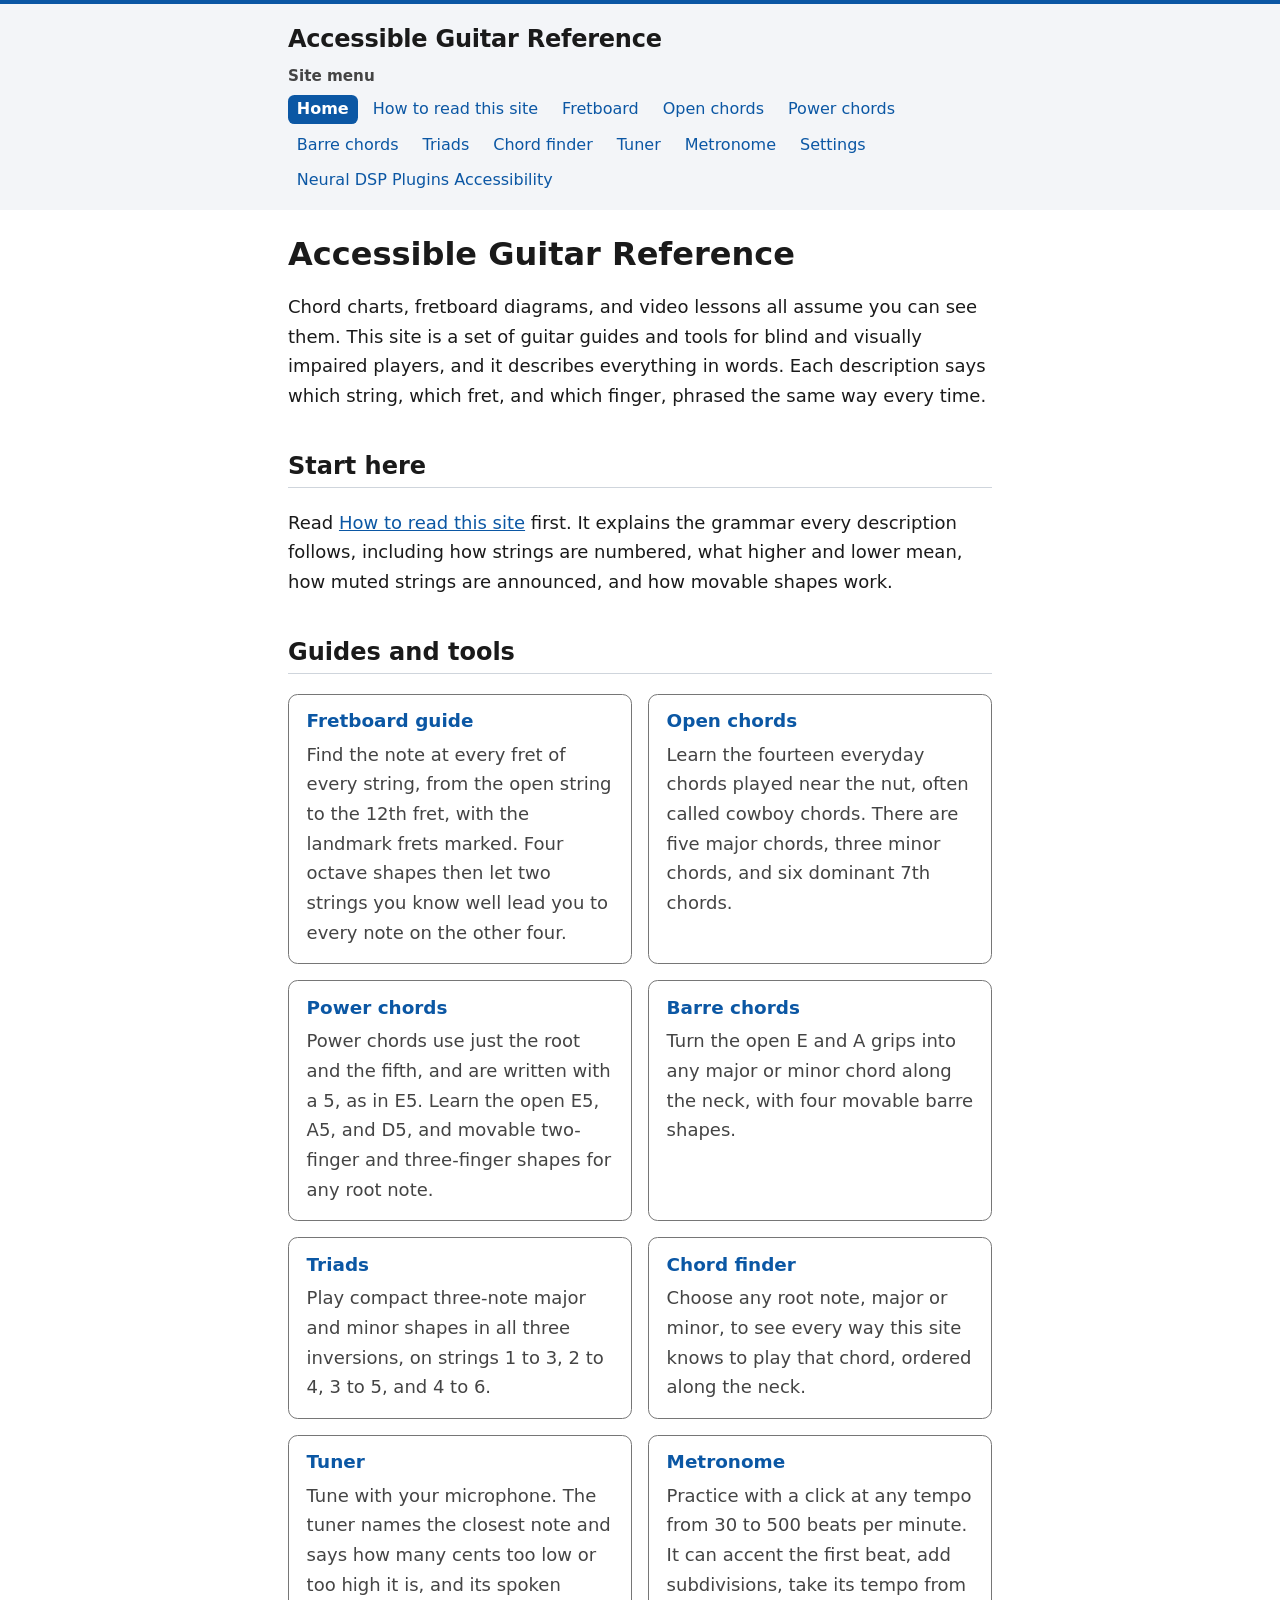
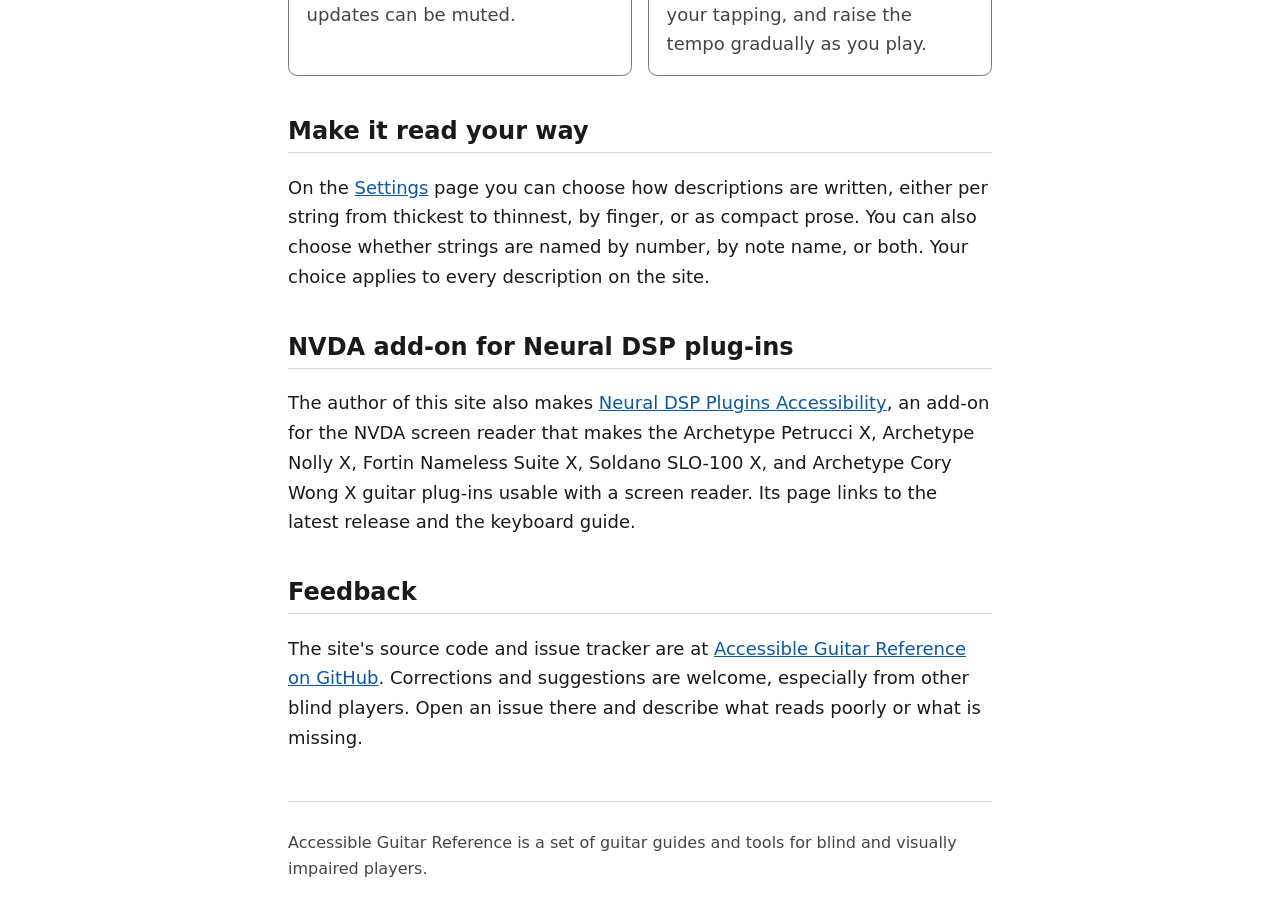
<file: index.html>
<!DOCTYPE html>
<html lang="en">
<head>
<meta charset="utf-8">
<meta name="viewport" content="width=device-width, initial-scale=1">
<title>Accessible Guitar Reference</title>
<link rel="stylesheet" href="css/site.css">
</head>
<body>
<a class="skip-link" href="#main">Skip to main content</a>
<header>
  <p class="site-title">Accessible Guitar Reference</p>
  <nav aria-labelledby="site-menu-heading">
    <h2 id="site-menu-heading">Site menu</h2>
    <ul>
      <li><a href="index.html" aria-current="page">Home</a></li>
      <li><a href="conventions.html">How to read this site</a></li>
      <li><a href="fretboard.html">Fretboard</a></li>
      <li><a href="open-chords.html">Open chords</a></li>
      <li><a href="power-chords.html">Power chords</a></li>
      <li><a href="barre-chords.html">Barre chords</a></li>
      <li><a href="triads.html">Triads</a></li>
      <li><a href="chord-finder.html">Chord finder</a></li>
      <li><a href="tuner.html">Tuner</a></li>
      <li><a href="metronome.html">Metronome</a></li>
      <li><a href="settings.html">Settings</a></li>
      <li><a href="neuraldsp.html">Neural DSP Plugins Accessibility</a></li>
    </ul>
  </nav>
</header>
<main id="main">
  <h1>Accessible Guitar Reference</h1>
  <p>Chord charts, fretboard diagrams, and video lessons all assume you can see them. This site is a set of guitar guides and tools for blind and visually impaired players, and it describes everything in words. Each description says which string, which fret, and which finger, phrased the same way every time.</p>

  <h2>Start here</h2>
  <p>Read <a href="conventions.html">How to read this site</a> first. It explains the grammar every description follows, including how strings are numbered, what higher and lower mean, how muted strings are announced, and how movable shapes work.</p>

  <h2>Guides and tools</h2>
  <ul class="link-cards" role="list">
    <li>
      <p class="link-card-name"><a href="fretboard.html">Fretboard guide</a></p>
      <p>Find the note at every fret of every string, from the open string to the 12th fret, with the landmark frets marked. Four octave shapes then let two strings you know well lead you to every note on the other four.</p>
    </li>
    <li>
      <p class="link-card-name"><a href="open-chords.html">Open chords</a></p>
      <p>Learn the fourteen everyday chords played near the nut, often called cowboy chords. There are five major chords, three minor chords, and six dominant 7th chords.</p>
    </li>
    <li>
      <p class="link-card-name"><a href="power-chords.html">Power chords</a></p>
      <p>Power chords use just the root and the fifth, and are written with a 5, as in E5. Learn the open E5, A5, and D5, and movable two-finger and three-finger shapes for any root note.</p>
    </li>
    <li>
      <p class="link-card-name"><a href="barre-chords.html">Barre chords</a></p>
      <p>Turn the open E and A grips into any major or minor chord along the neck, with four movable barre shapes.</p>
    </li>
    <li>
      <p class="link-card-name"><a href="triads.html">Triads</a></p>
      <p>Play compact three-note major and minor shapes in all three inversions, on strings 1 to 3, 2 to 4, 3 to 5, and 4 to 6.</p>
    </li>
    <li>
      <p class="link-card-name"><a href="chord-finder.html">Chord finder</a></p>
      <p>Choose any root note, major or minor, to see every way this site knows to play that chord, ordered along the neck.</p>
    </li>
    <li>
      <p class="link-card-name"><a href="tuner.html">Tuner</a></p>
      <p>Tune with your microphone. The tuner names the closest note and says how many cents too low or too high it is, and its spoken updates can be muted.</p>
    </li>
    <li>
      <p class="link-card-name"><a href="metronome.html">Metronome</a></p>
      <p>Practice with a click at any tempo from 30 to 500 beats per minute. It can accent the first beat, add subdivisions, take its tempo from your tapping, and raise the tempo gradually as you play.</p>
    </li>
  </ul>

  <h2>Make it read your way</h2>
  <p>On the <a href="settings.html">Settings</a> page you can choose how descriptions are written, either per string from thickest to thinnest, by finger, or as compact prose. You can also choose whether strings are named by number, by note name, or both. Your choice applies to every description on the site.</p>

  <h2>NVDA add-on for Neural DSP plug-ins</h2>
  <p>The author of this site also makes <a href="neuraldsp.html">Neural DSP Plugins Accessibility</a>, an add-on for the NVDA screen reader that makes the Archetype Petrucci X, Archetype Nolly X, Fortin Nameless Suite X, Soldano SLO-100 X, and Archetype Cory Wong X guitar plug-ins usable with a screen reader. Its page links to the latest release and the keyboard guide.</p>

  <h2>Feedback</h2>
  <p>The site's source code and issue tracker are at <a href="https://github.com/oasis1701/accessible-guitar-reference">Accessible Guitar Reference on GitHub</a>. Corrections and suggestions are welcome, especially from other blind players. Open an issue there and describe what reads poorly or what is missing.</p>
</main>
<footer>
  <p>Accessible Guitar Reference is a set of guitar guides and tools for blind and visually impaired players.</p>
</footer>
</body>
</html>
</file>
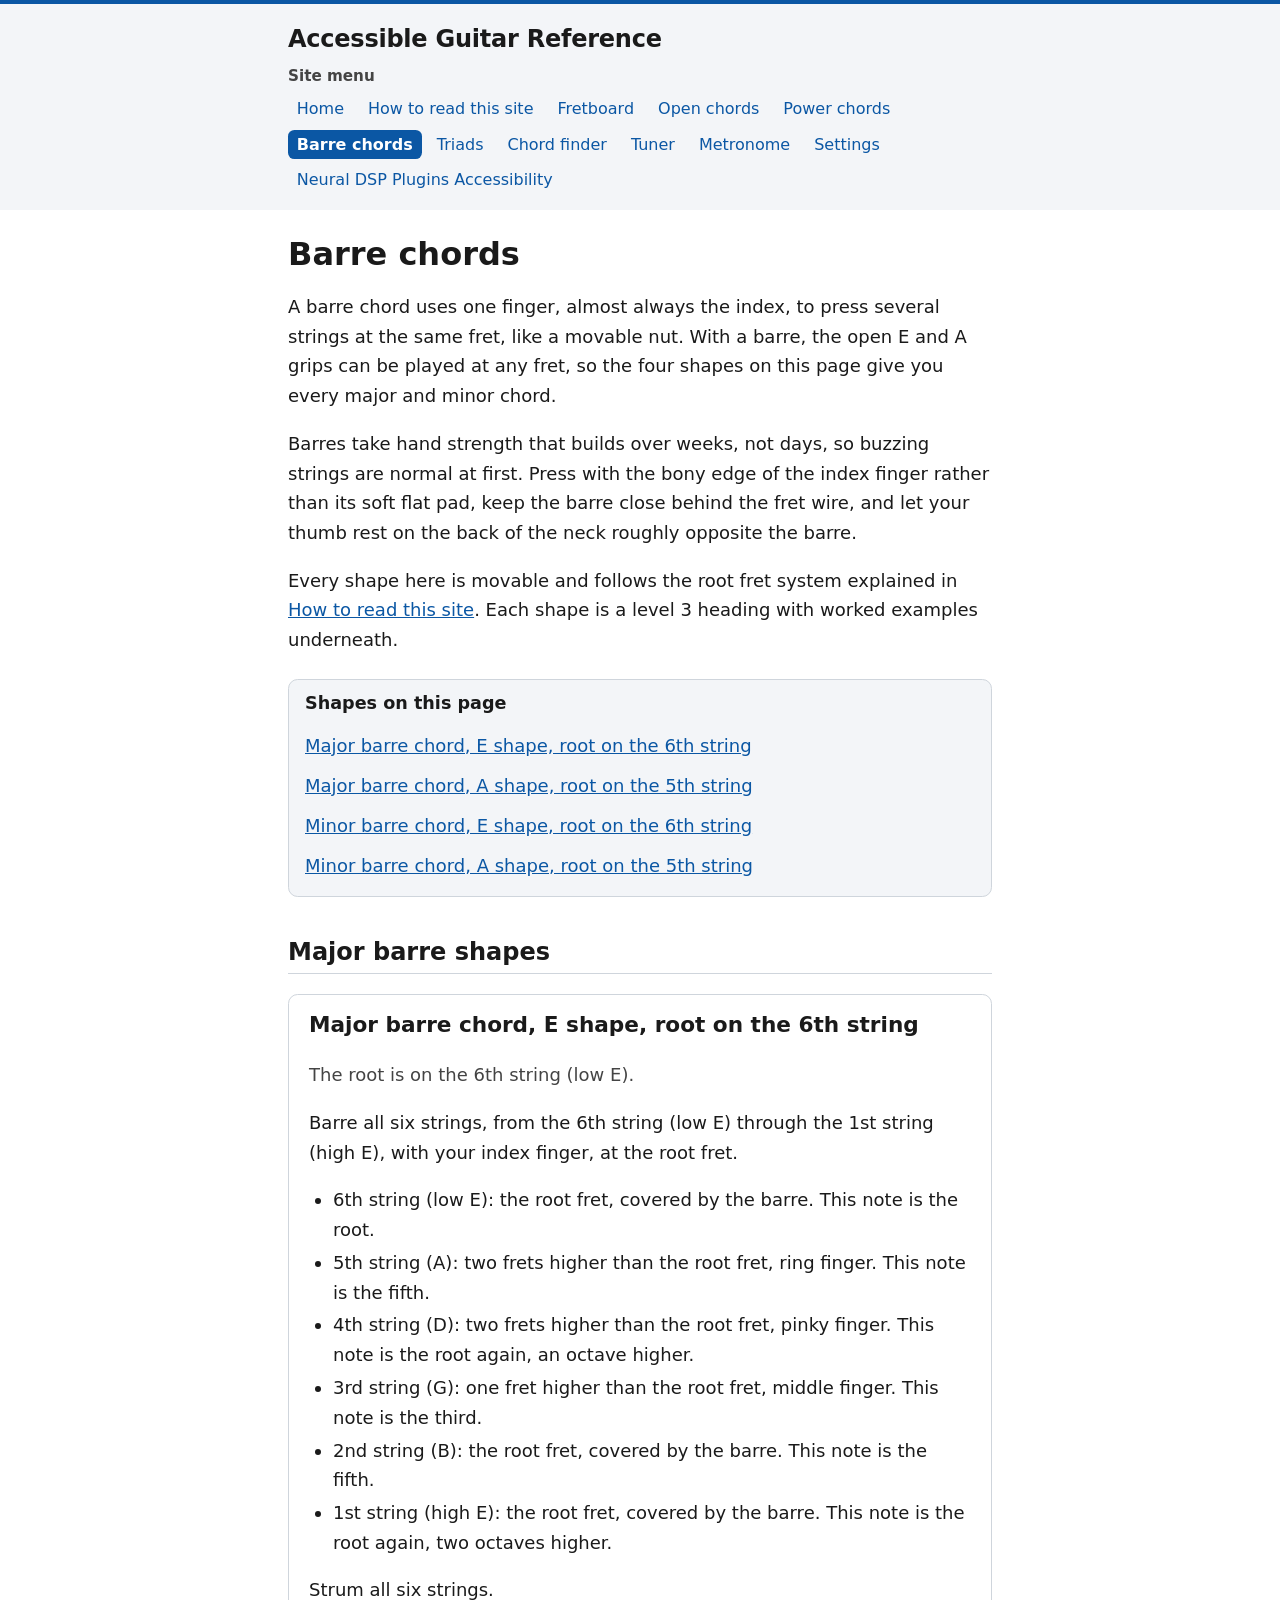
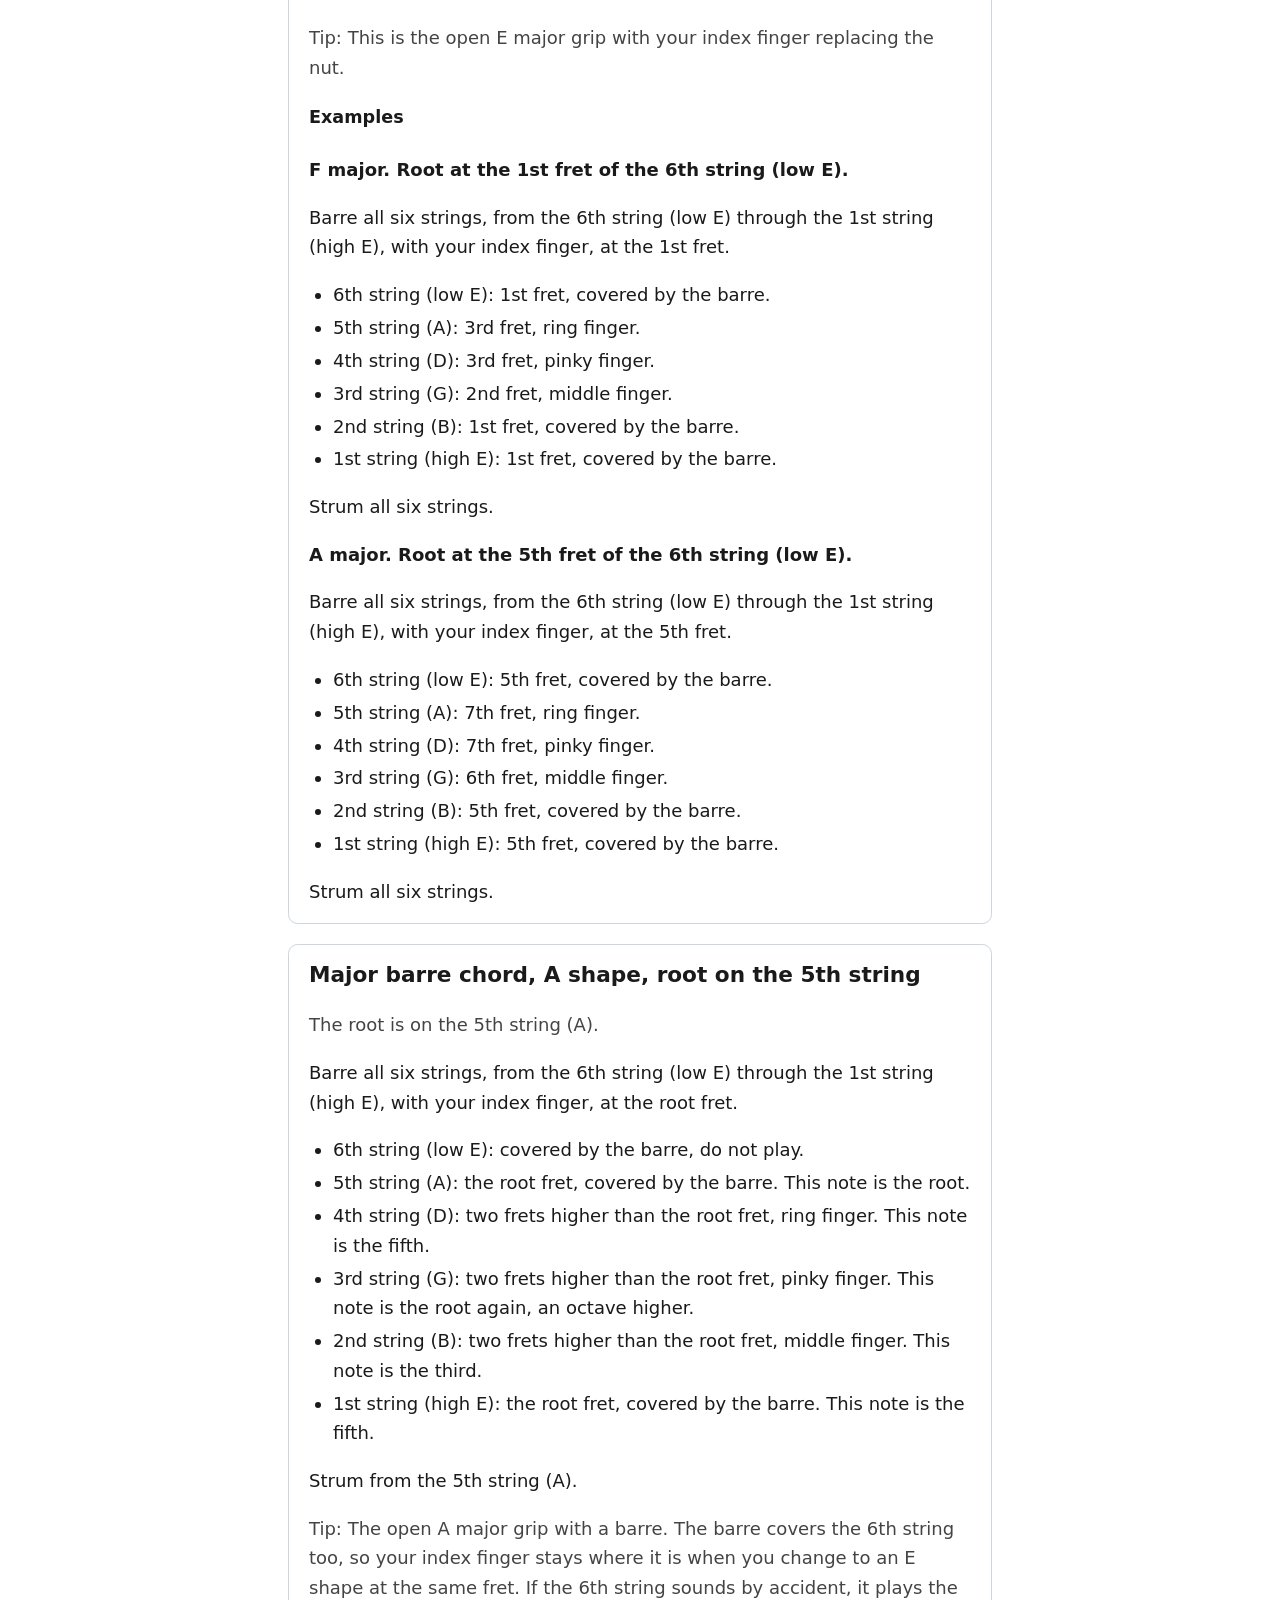
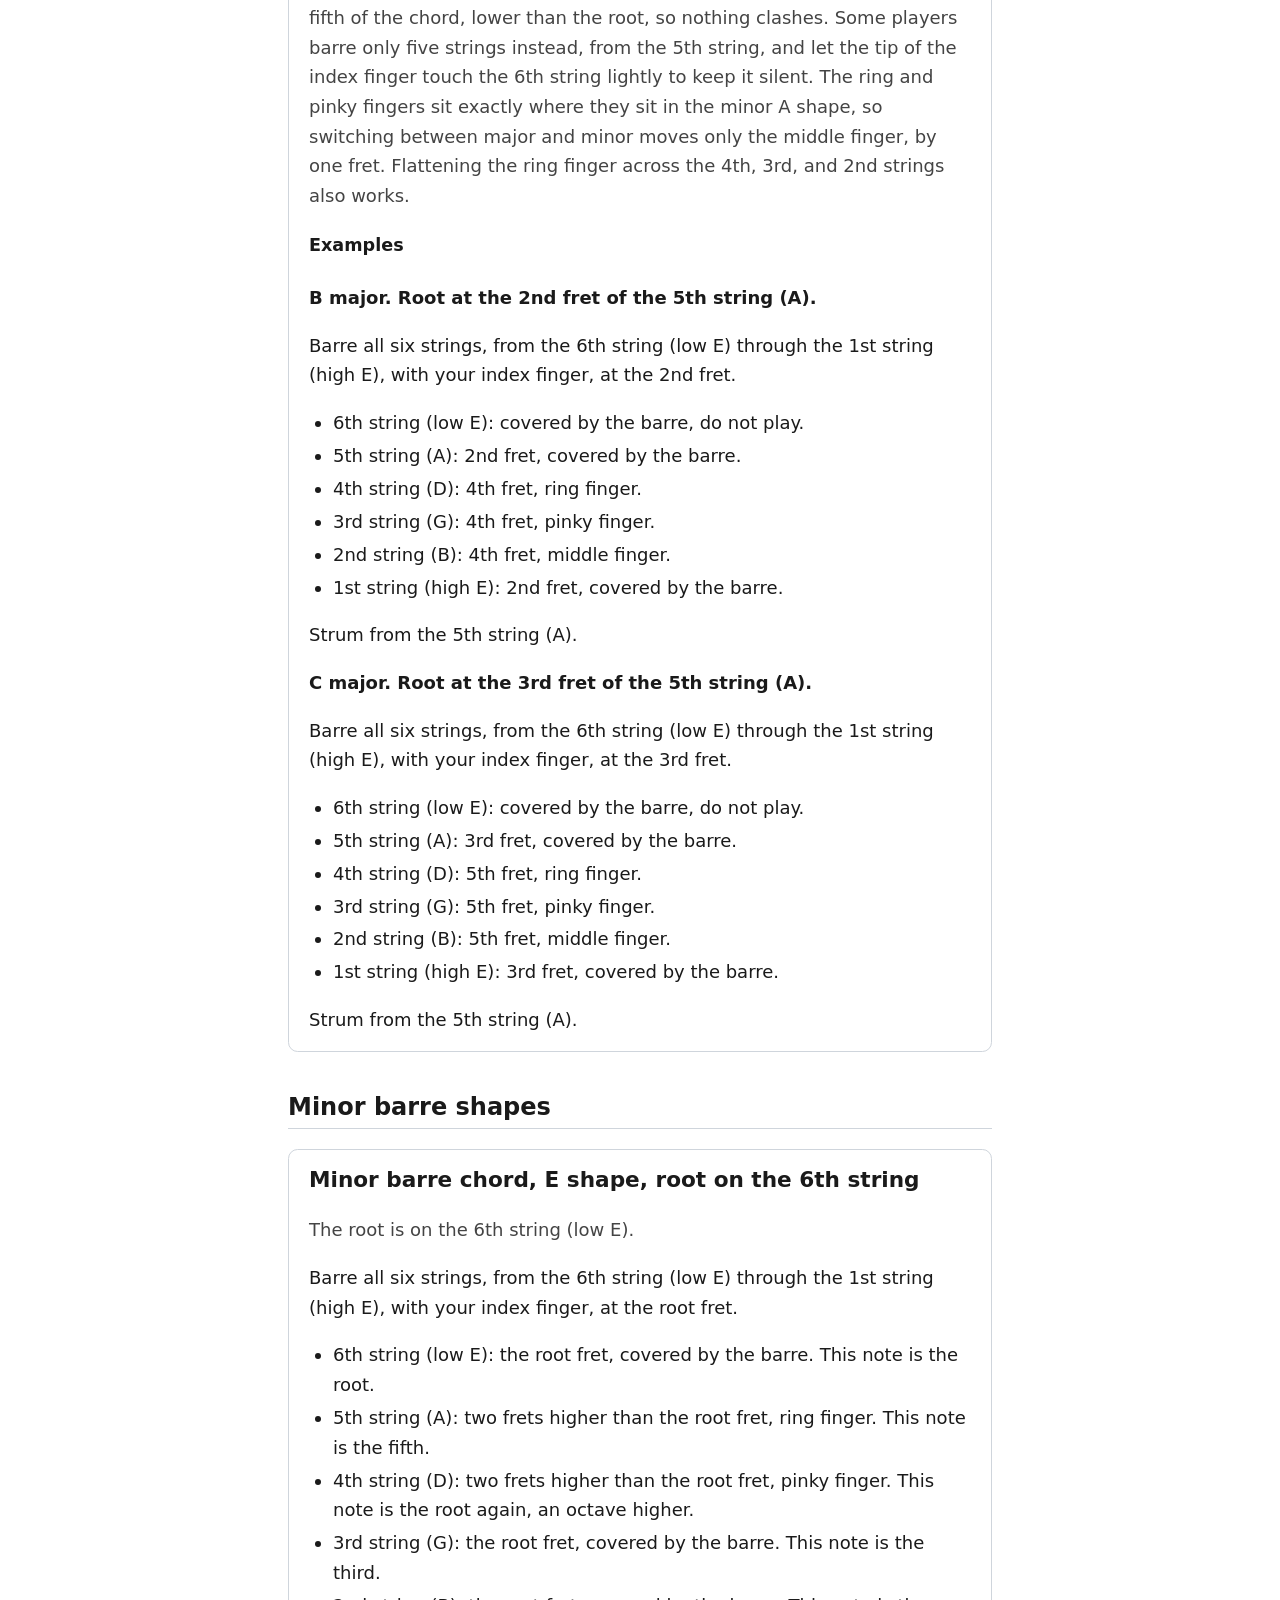
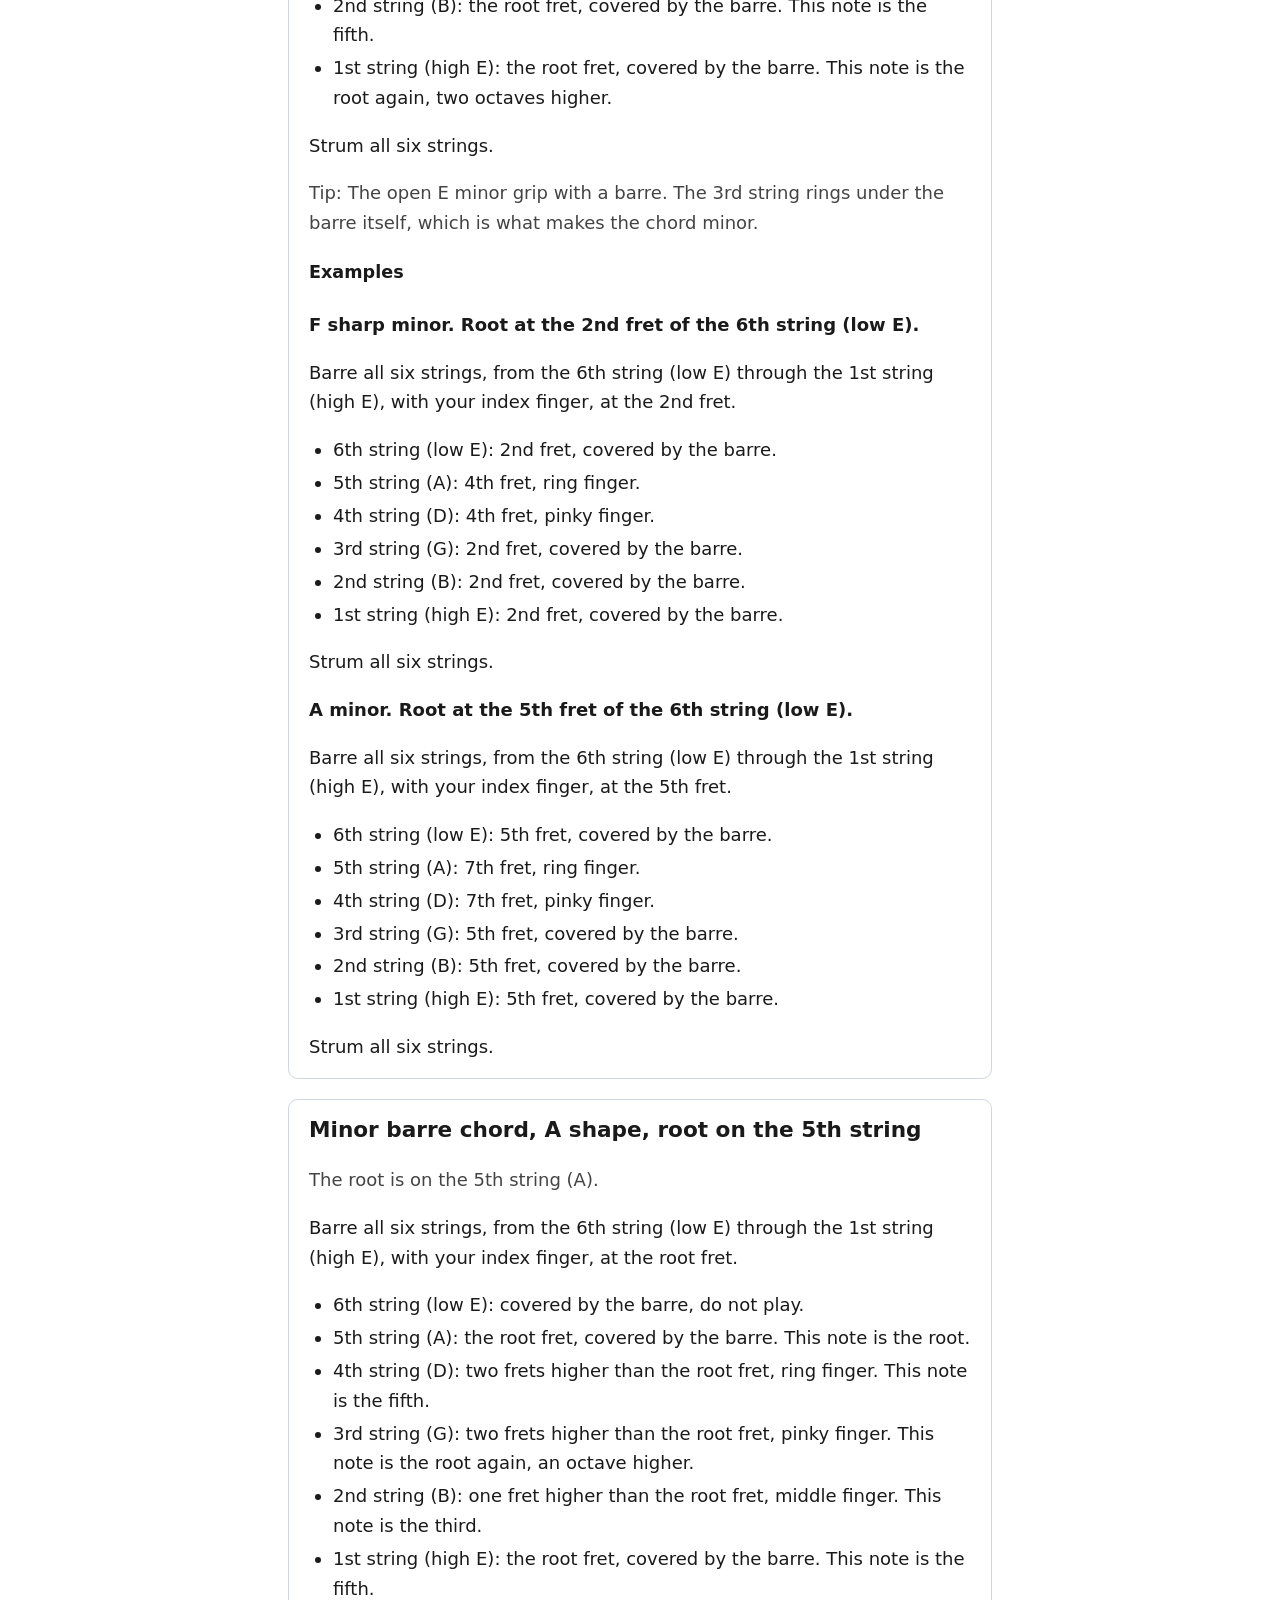
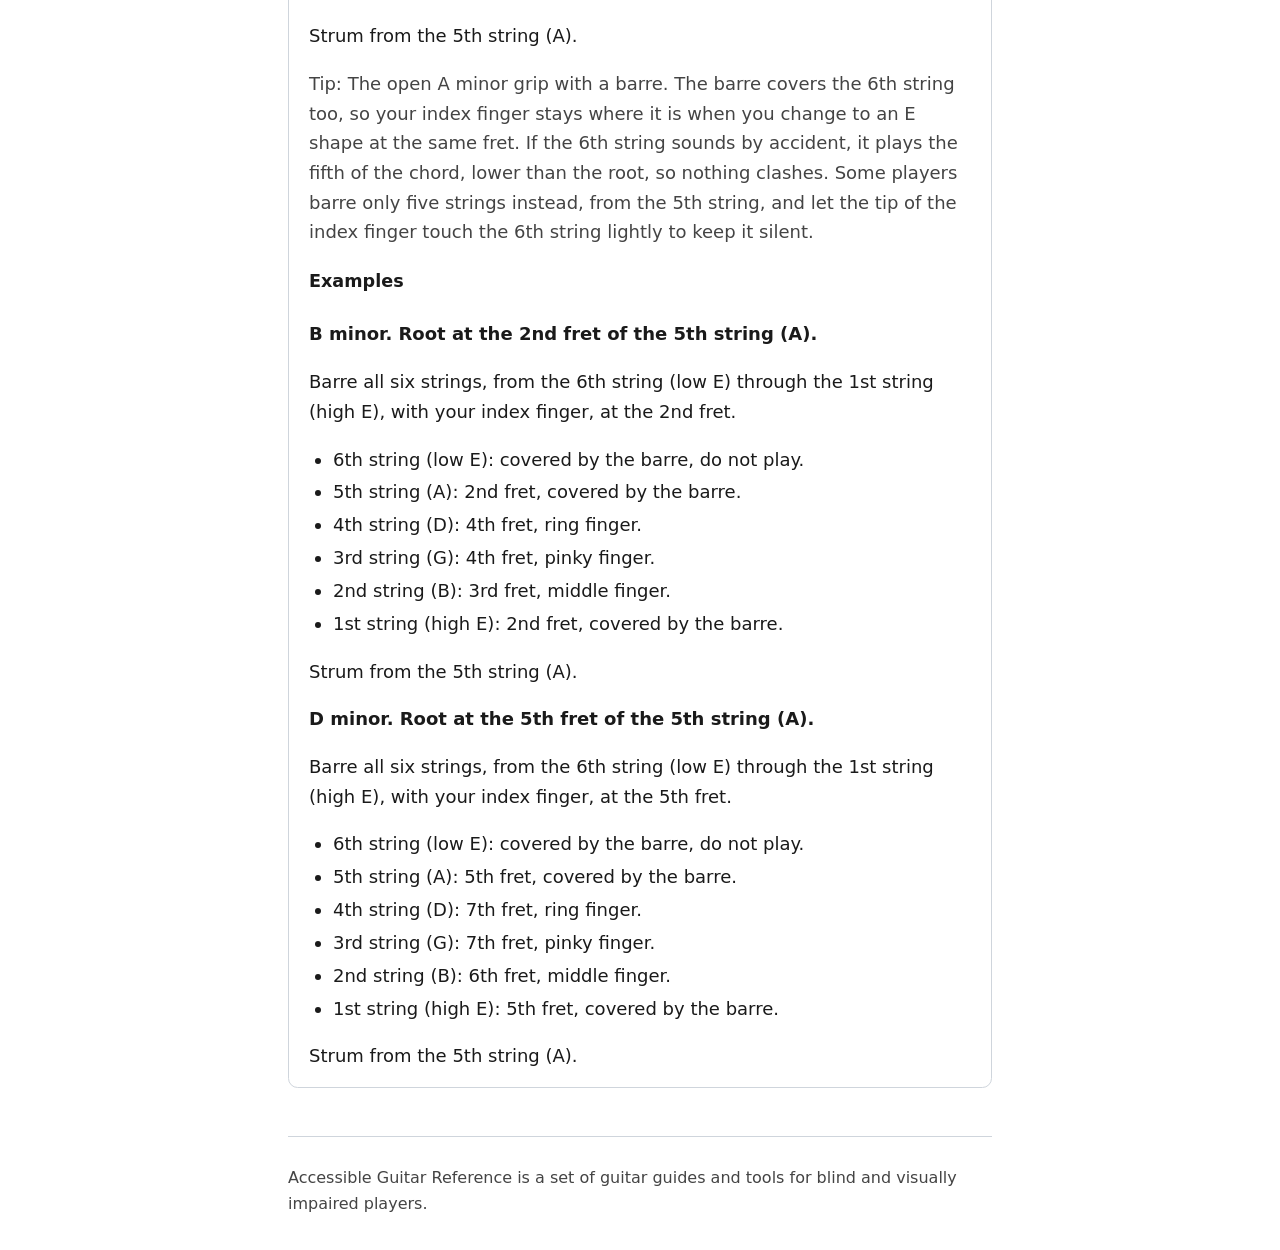
<file: barre-chords.html>
<!DOCTYPE html>
<html lang="en">
<head>
<meta charset="utf-8">
<meta name="viewport" content="width=device-width, initial-scale=1">
<title>Barre chords — Accessible Guitar Reference</title>
<link rel="stylesheet" href="css/site.css">
</head>
<body data-category="barre-chords">
<a class="skip-link" href="#main">Skip to main content</a>
<header>
  <p class="site-title">Accessible Guitar Reference</p>
  <nav aria-labelledby="site-menu-heading">
    <h2 id="site-menu-heading">Site menu</h2>
    <ul>
      <li><a href="index.html">Home</a></li>
      <li><a href="conventions.html">How to read this site</a></li>
      <li><a href="fretboard.html">Fretboard</a></li>
      <li><a href="open-chords.html">Open chords</a></li>
      <li><a href="power-chords.html">Power chords</a></li>
      <li><a href="barre-chords.html" aria-current="page">Barre chords</a></li>
      <li><a href="triads.html">Triads</a></li>
      <li><a href="chord-finder.html">Chord finder</a></li>
      <li><a href="tuner.html">Tuner</a></li>
      <li><a href="metronome.html">Metronome</a></li>
      <li><a href="settings.html">Settings</a></li>
      <li><a href="neuraldsp.html">Neural DSP Plugins Accessibility</a></li>
    </ul>
  </nav>
</header>
<main id="main">
  <h1>Barre chords</h1>
  <p>A barre chord uses one finger, almost always the index, to press several strings at the same fret, like a movable nut. With a barre, the open E and A grips can be played at any fret, so the four shapes on this page give you every major and minor chord.</p>
  <p>Barres take hand strength that builds over weeks, not days, so buzzing strings are normal at first. Press with the bony edge of the index finger rather than its soft flat pad, keep the barre close behind the fret wire, and let your thumb rest on the back of the neck roughly opposite the barre.</p>
  <p>Every shape here is movable and follows the root fret system explained in <a href="conventions.html">How to read this site</a>. Each shape is a level 3 heading with worked examples underneath.</p>
  <noscript><p>This page builds its chord descriptions with JavaScript. Please allow JavaScript for this site; it loads no external code.</p></noscript>
  <nav class="toc" aria-labelledby="toc-heading">
    <h2 id="toc-heading">Shapes on this page</h2>
    <ul id="toc-list"></ul>
  </nav>
  <div id="content"></div>
</main>
<footer>
  <p>Accessible Guitar Reference is a set of guitar guides and tools for blind and visually impaired players.</p>
</footer>
<!-- Classic scripts on purpose (the site works when opened straight from disk).
     Order matters: data, then settings, then renderer, then page glue. -->
<script src="data/notes.js"></script>
<script src="data/barre-chords.js"></script>
<script src="js/settings.js"></script>
<script src="js/renderer.js"></script>
<script src="js/page.js"></script>
</body>
</html>
</file>
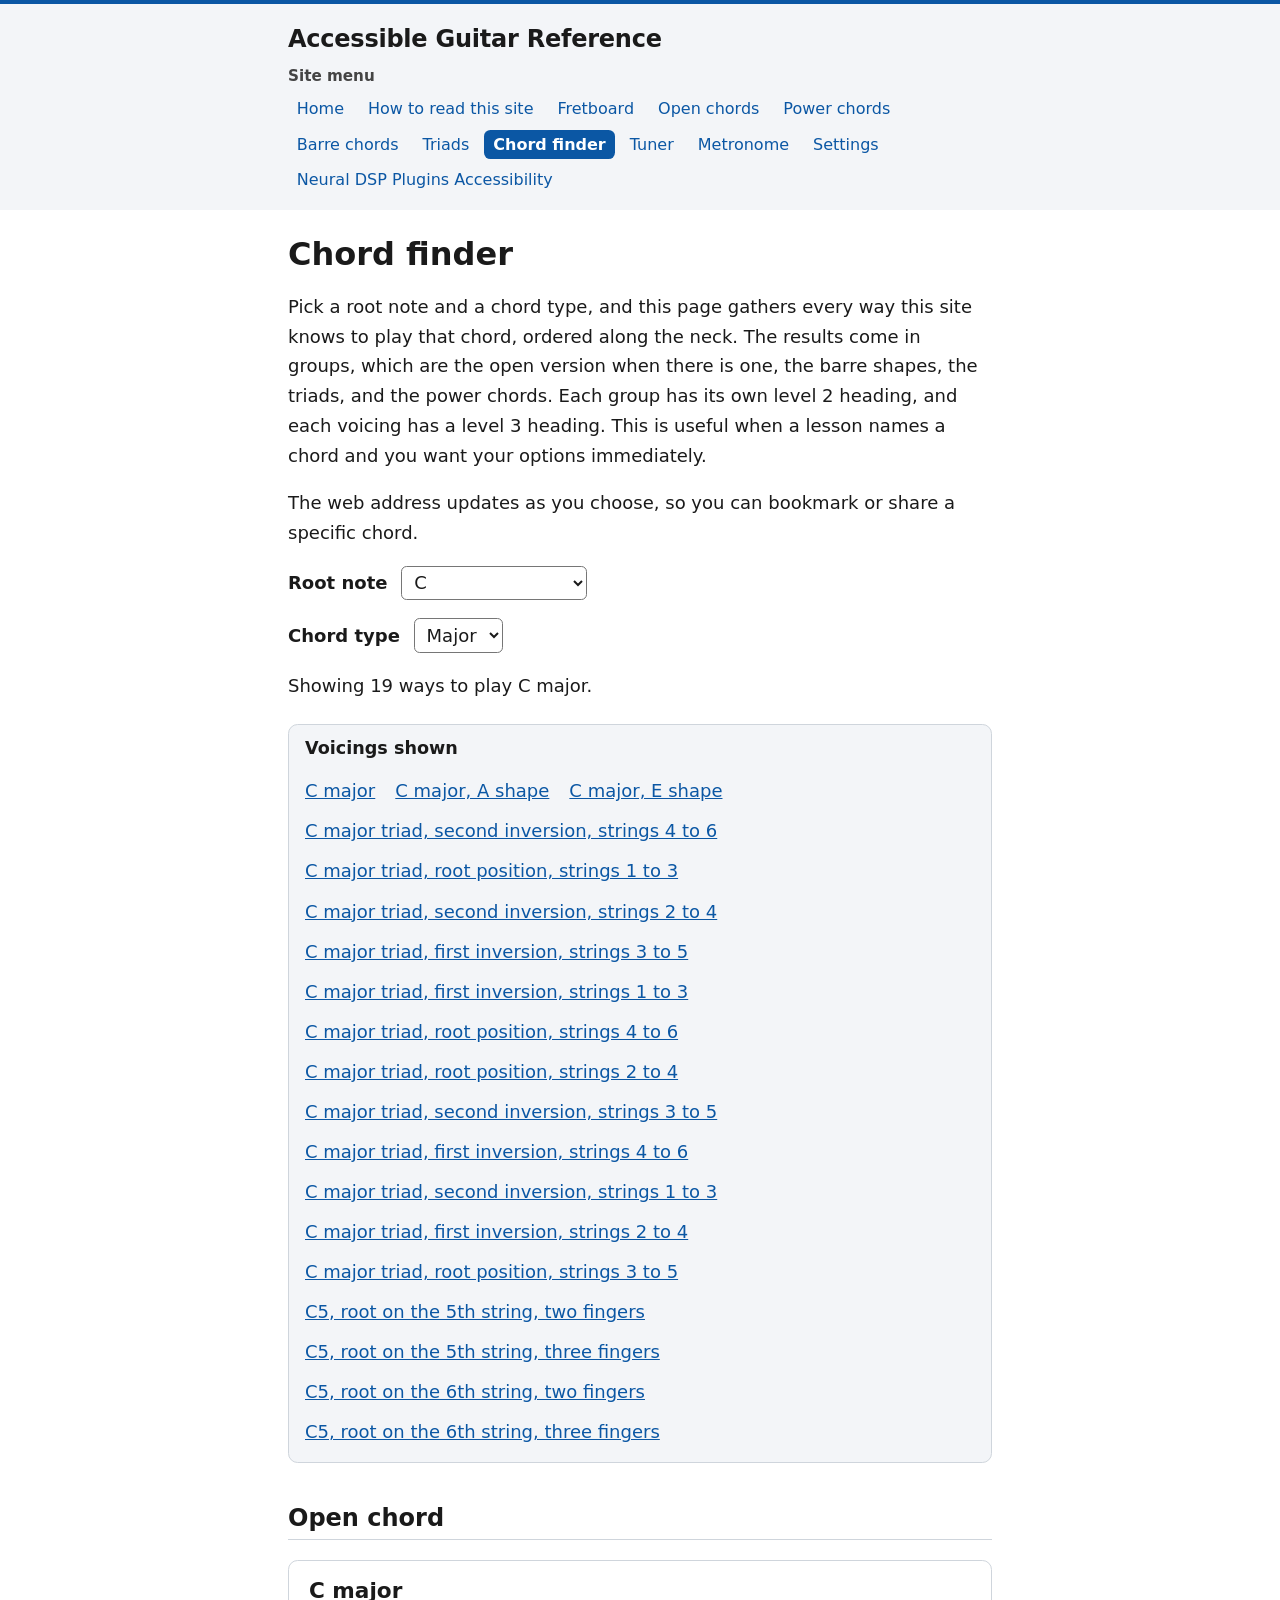
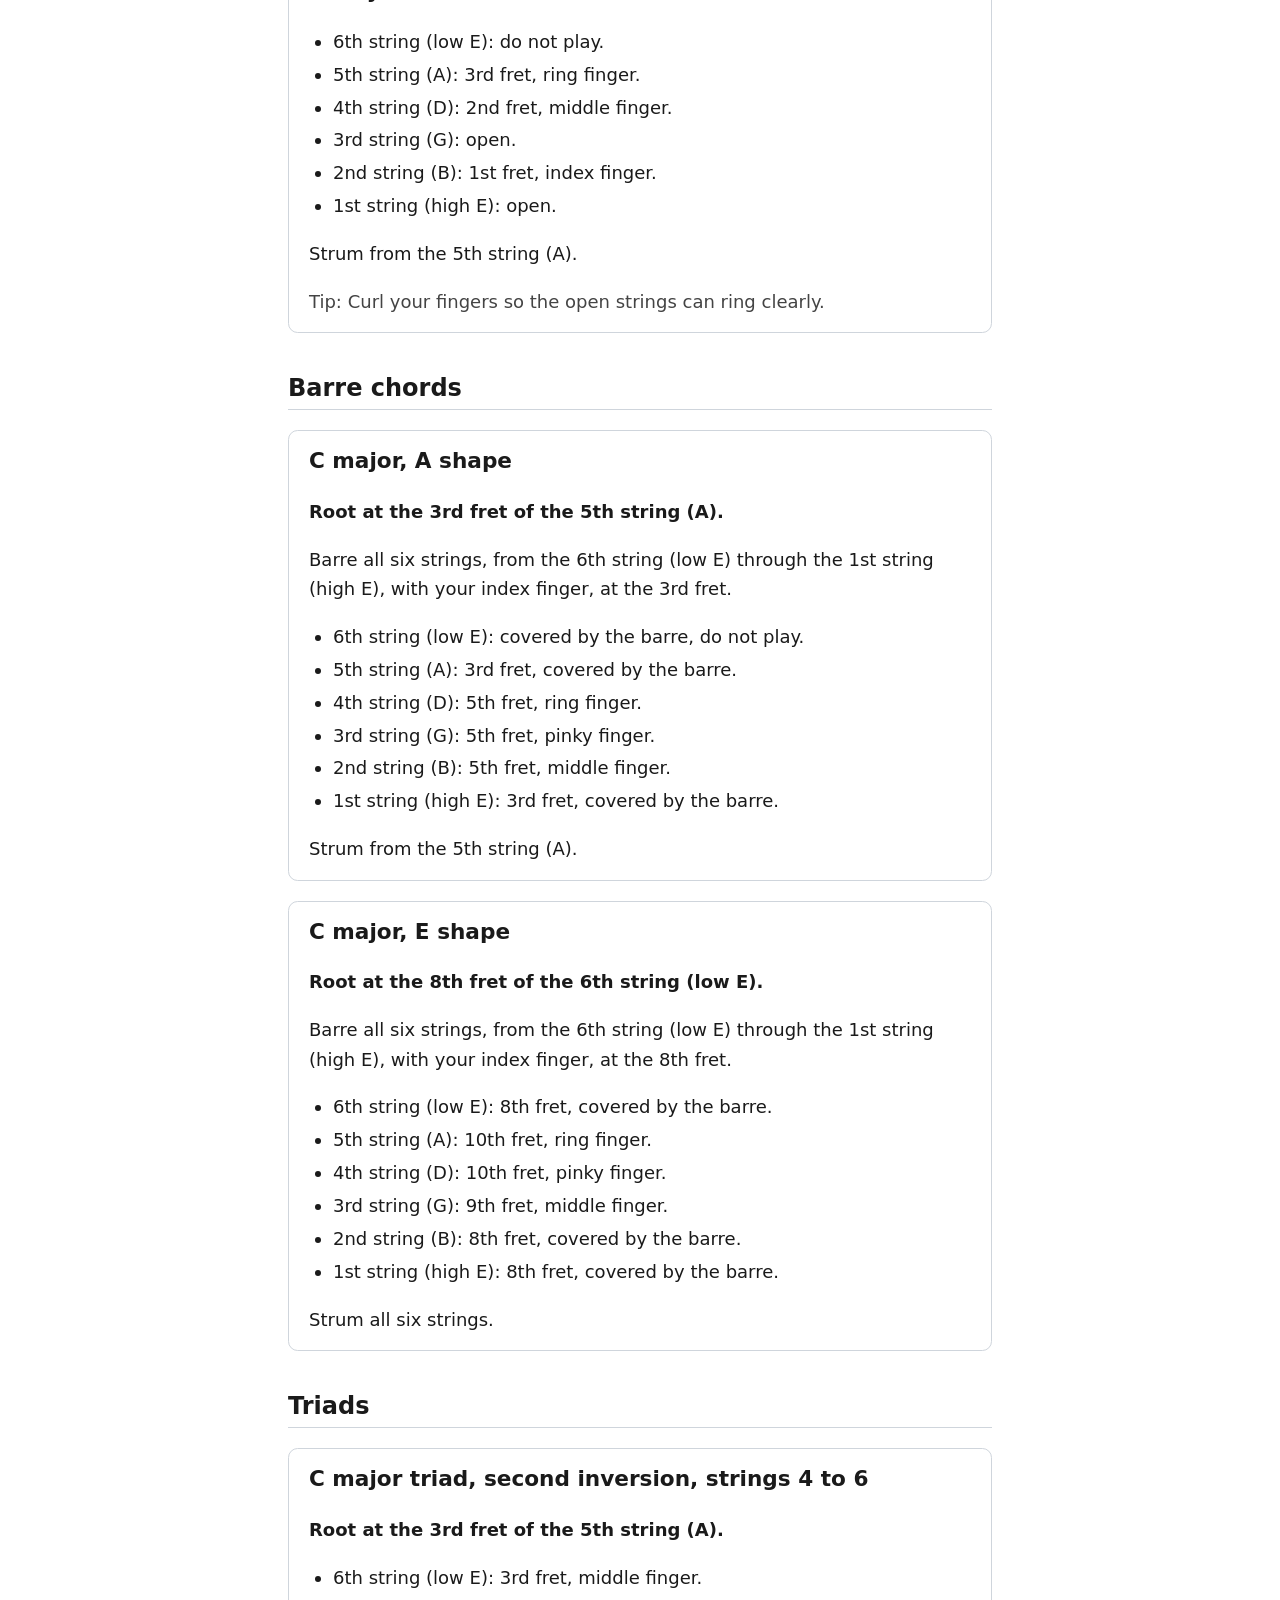
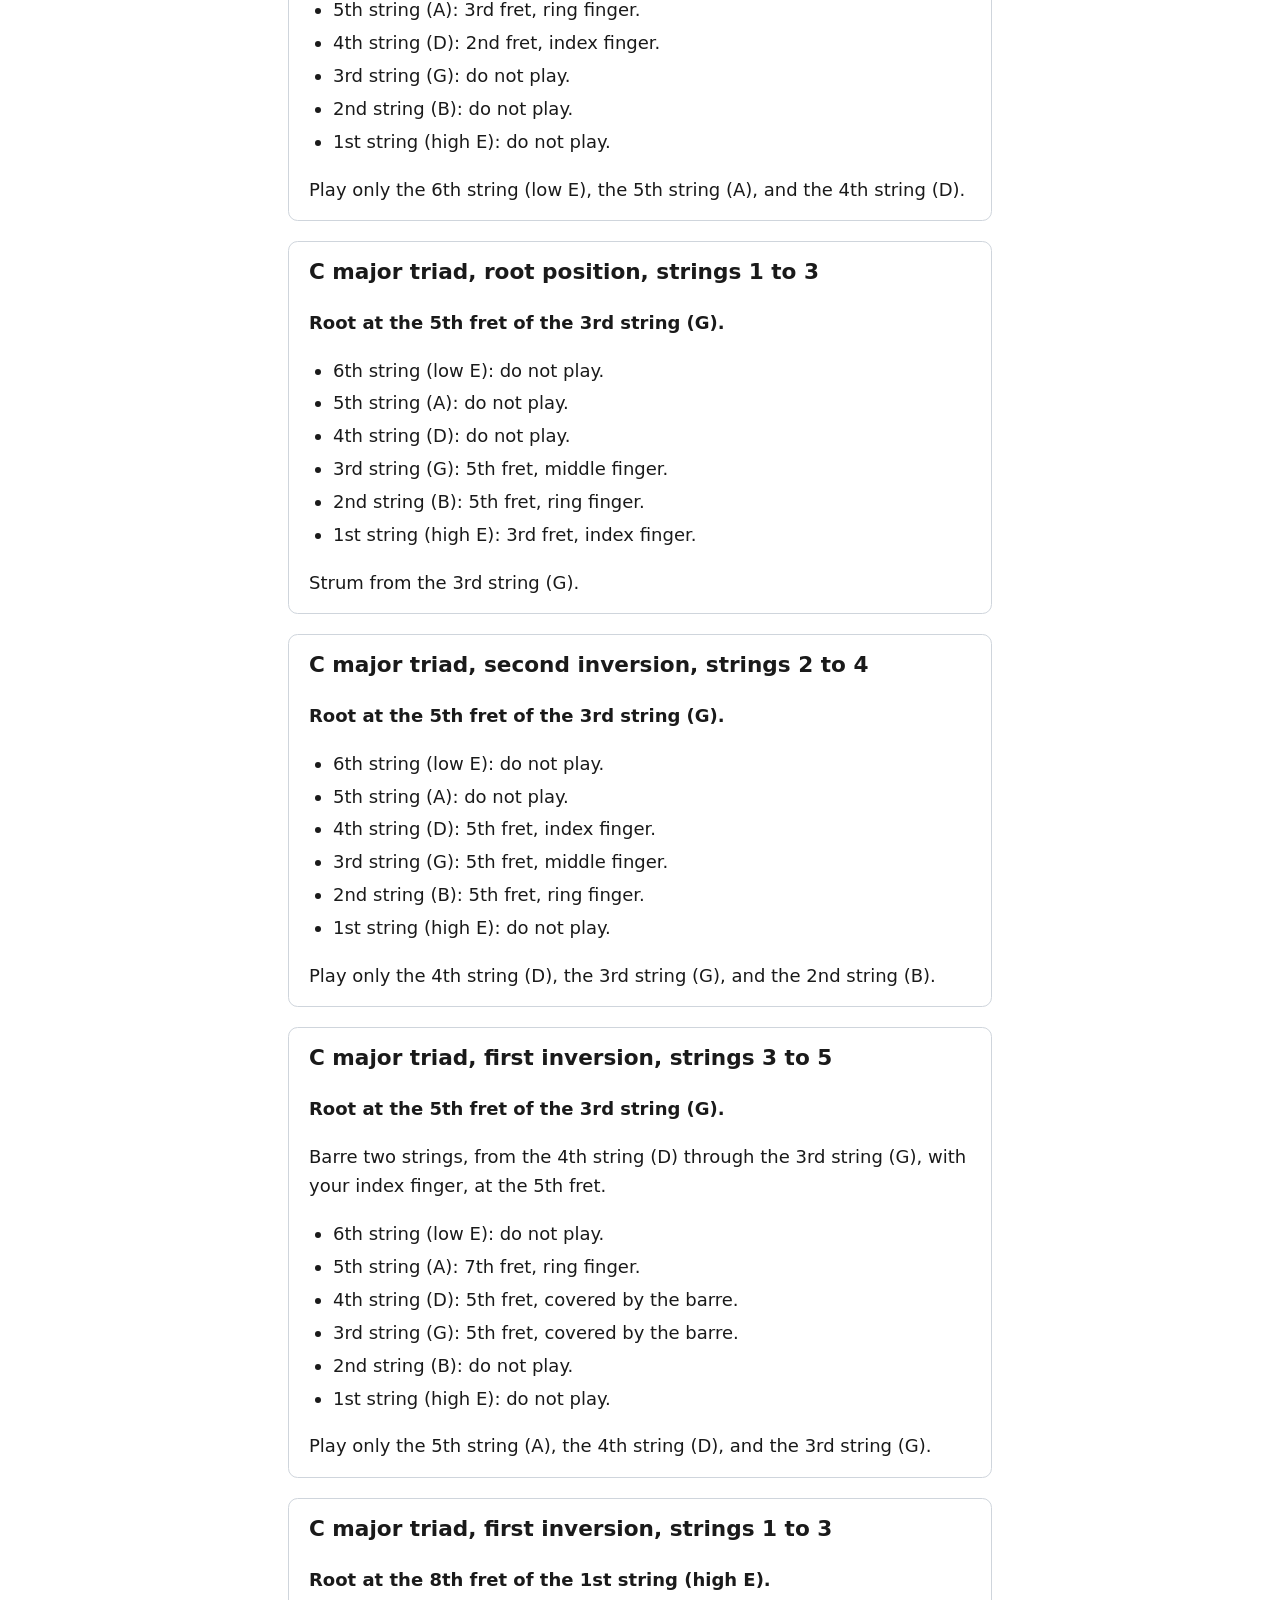
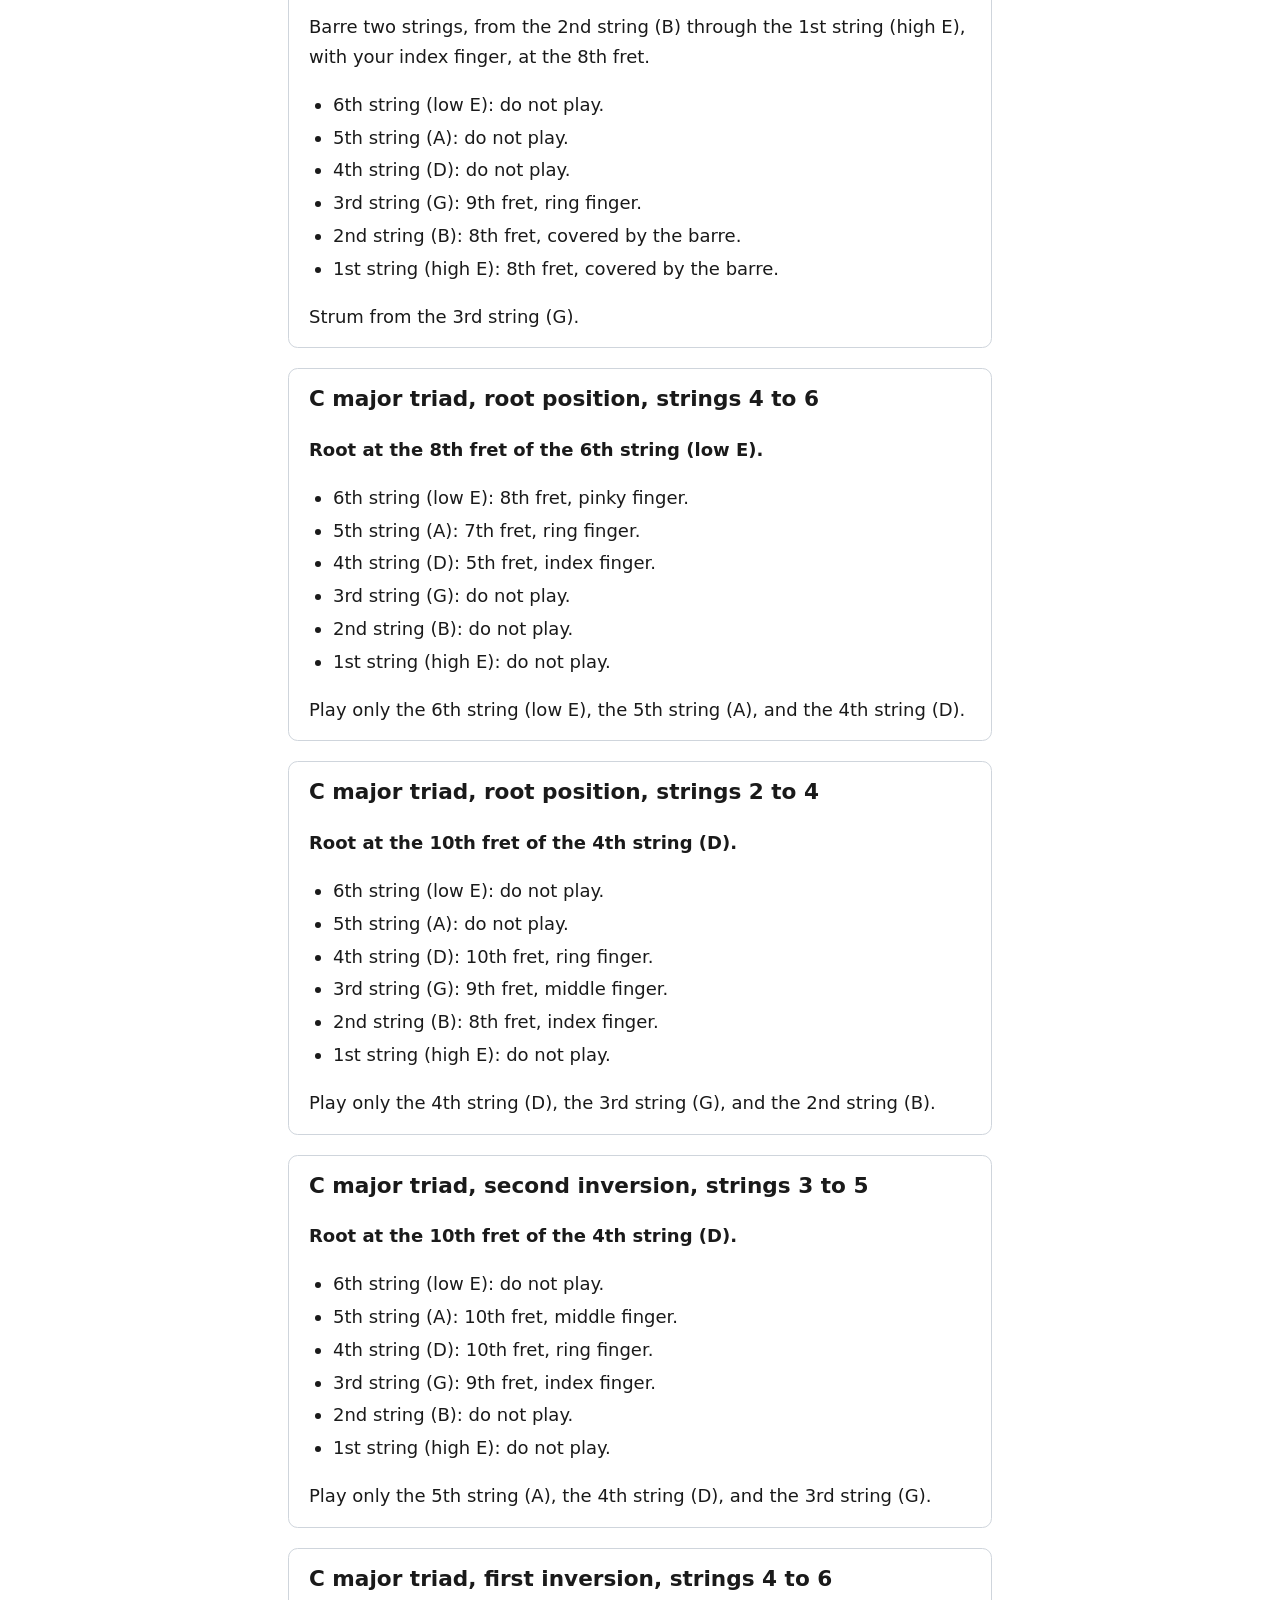
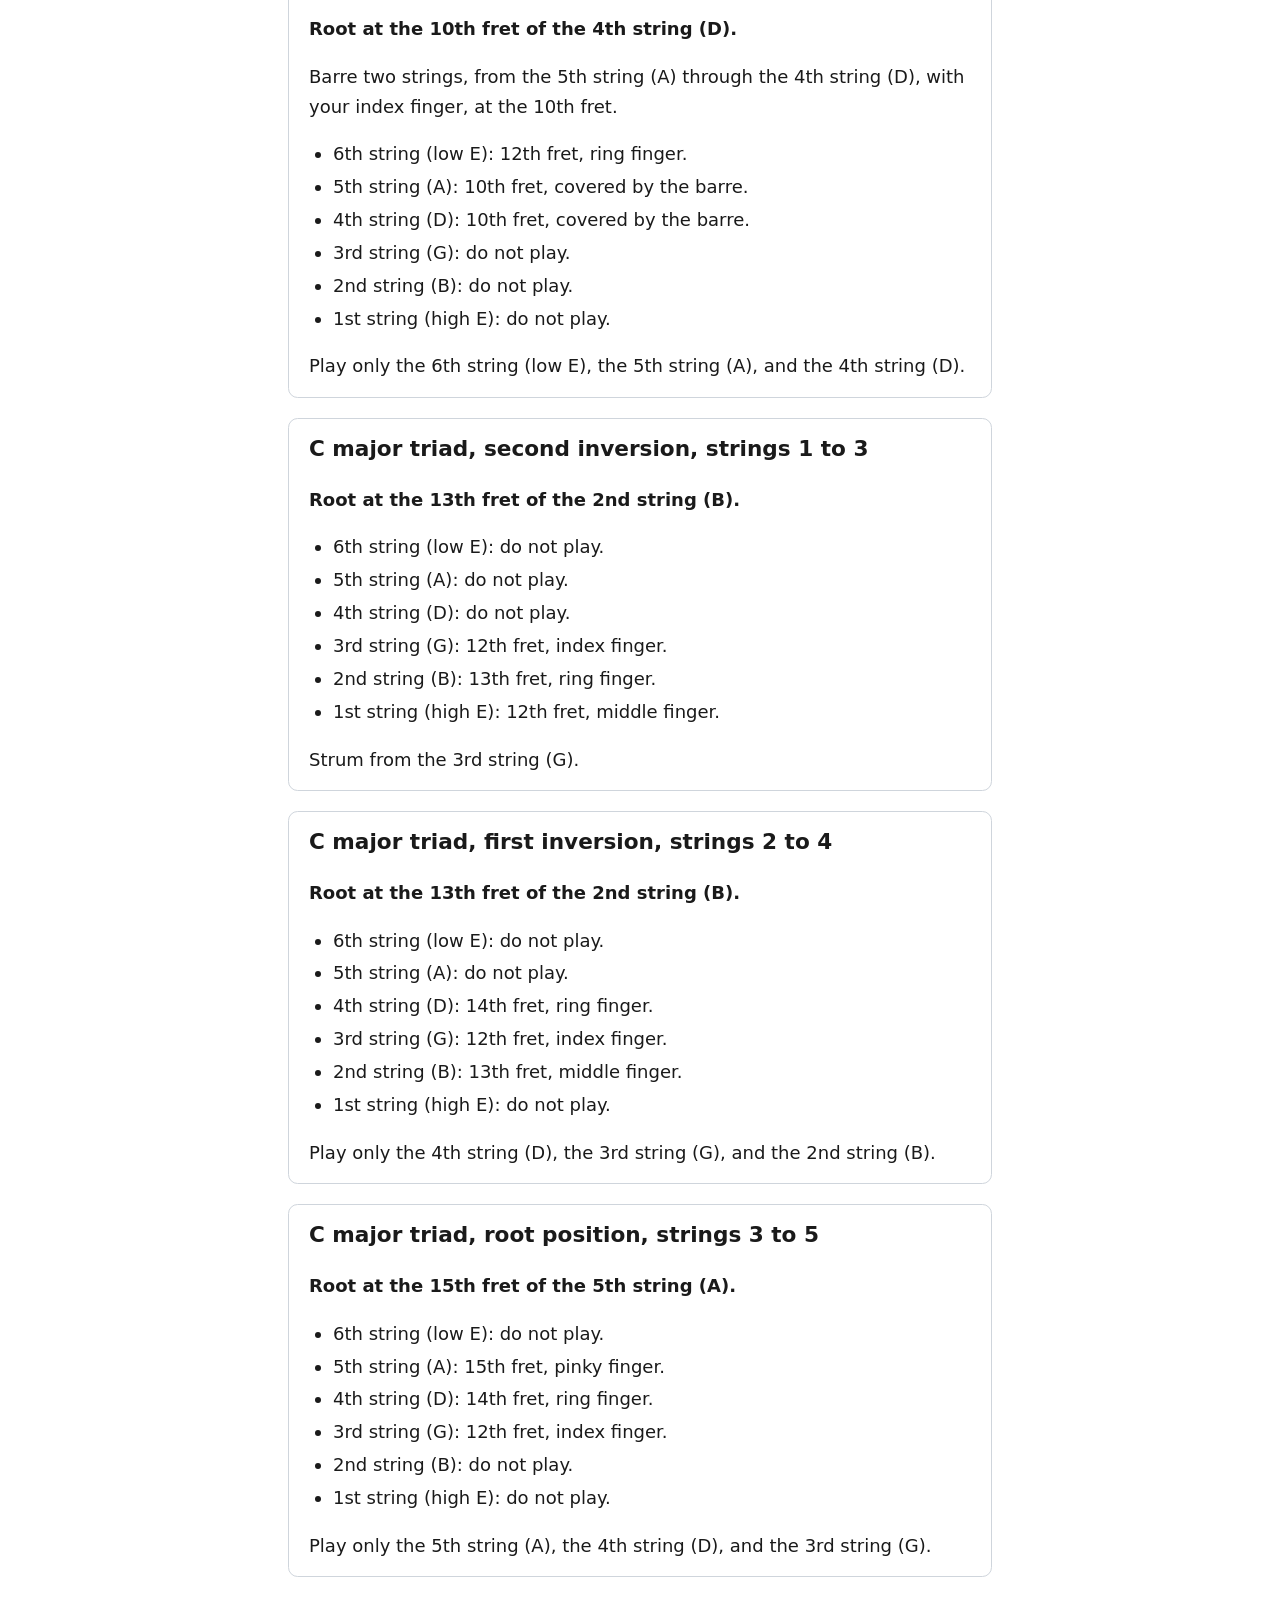
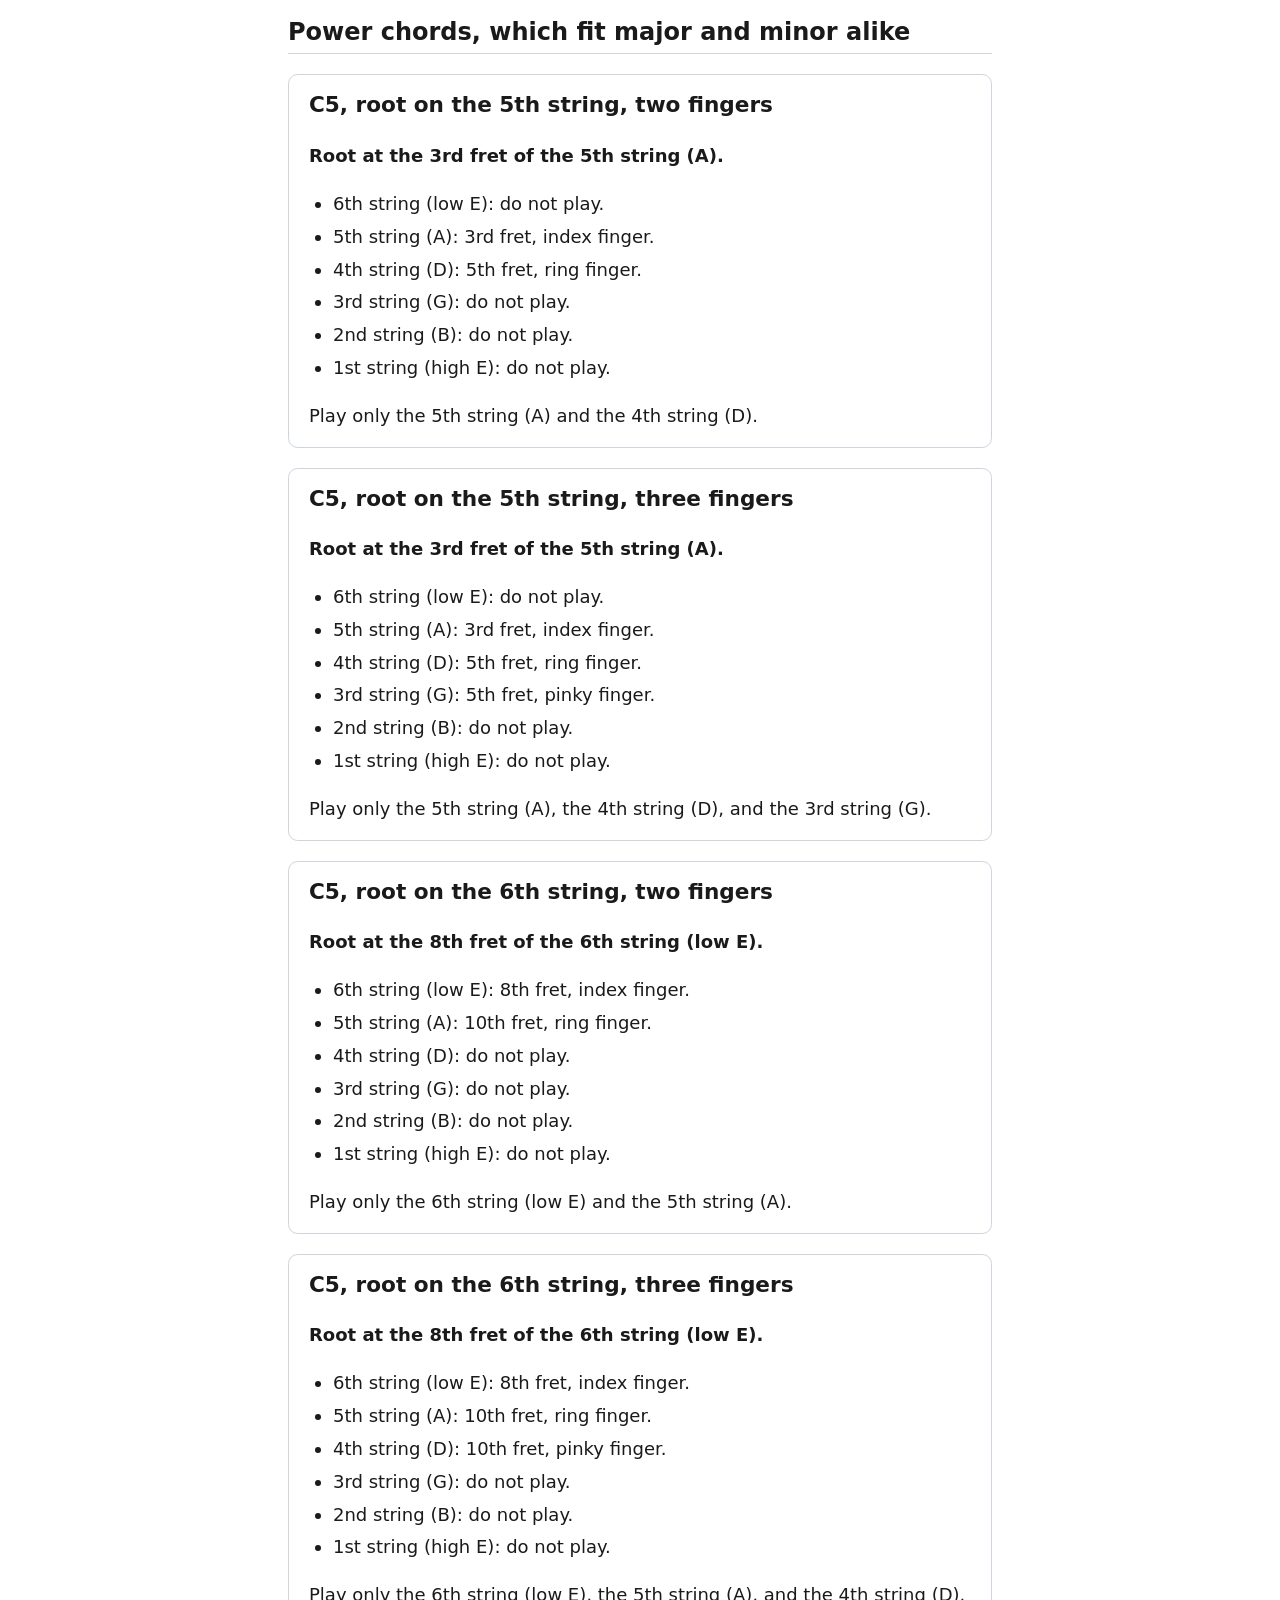
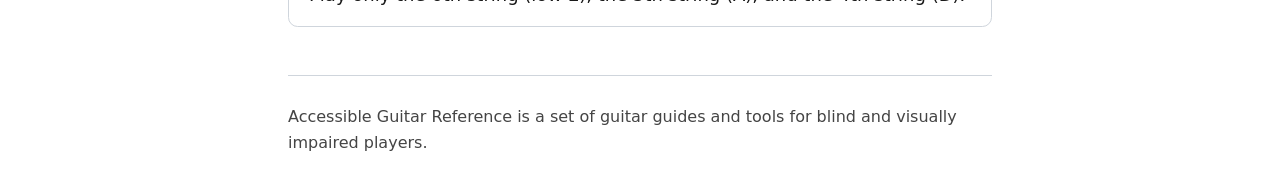
<file: chord-finder.html>
<!DOCTYPE html>
<html lang="en">
<head>
<meta charset="utf-8">
<meta name="viewport" content="width=device-width, initial-scale=1">
<title>Chord finder — Accessible Guitar Reference</title>
<link rel="stylesheet" href="css/site.css">
</head>
<body data-category="chord-finder">
<a class="skip-link" href="#main">Skip to main content</a>
<header>
  <p class="site-title">Accessible Guitar Reference</p>
  <nav aria-labelledby="site-menu-heading">
    <h2 id="site-menu-heading">Site menu</h2>
    <ul>
      <li><a href="index.html">Home</a></li>
      <li><a href="conventions.html">How to read this site</a></li>
      <li><a href="fretboard.html">Fretboard</a></li>
      <li><a href="open-chords.html">Open chords</a></li>
      <li><a href="power-chords.html">Power chords</a></li>
      <li><a href="barre-chords.html">Barre chords</a></li>
      <li><a href="triads.html">Triads</a></li>
      <li><a href="chord-finder.html" aria-current="page">Chord finder</a></li>
      <li><a href="tuner.html">Tuner</a></li>
      <li><a href="metronome.html">Metronome</a></li>
      <li><a href="settings.html">Settings</a></li>
      <li><a href="neuraldsp.html">Neural DSP Plugins Accessibility</a></li>
    </ul>
  </nav>
</header>
<main id="main">
  <h1>Chord finder</h1>
  <p>Pick a root note and a chord type, and this page gathers every way this site knows to play that chord, ordered along the neck. The results come in groups, which are the open version when there is one, the barre shapes, the triads, and the power chords. Each group has its own level 2 heading, and each voicing has a level 3 heading. This is useful when a lesson names a chord and you want your options immediately.</p>
  <p>The web address updates as you choose, so you can bookmark or share a specific chord.</p>
  <noscript><p>The chord finder needs JavaScript to compute positions. Please allow JavaScript for this site; it loads no external code.</p></noscript>
  <form id="finder-form">
    <p>
      <label for="finder-root">Root note</label>
      <select id="finder-root">
        <option value="C">C</option>
        <option value="C#">C sharp or D flat</option>
        <option value="D">D</option>
        <option value="D#">D sharp or E flat</option>
        <option value="E">E</option>
        <option value="F">F</option>
        <option value="F#">F sharp or G flat</option>
        <option value="G">G</option>
        <option value="G#">G sharp or A flat</option>
        <option value="A">A</option>
        <option value="A#">A sharp or B flat</option>
        <option value="B">B</option>
      </select>
    </p>
    <p>
      <label for="finder-quality">Chord type</label>
      <select id="finder-quality">
        <option value="major">Major</option>
        <option value="minor">Minor</option>
      </select>
    </p>
  </form>
  <!-- Deliberately not a live region: announcing on every combo box step
       talks over the screen reader. The count is plain text, read on demand. -->
  <p id="finder-status"></p>
  <nav class="toc" aria-labelledby="toc-heading">
    <h2 id="toc-heading">Voicings shown</h2>
    <ul id="toc-list"></ul>
  </nav>
  <div id="content"></div>
</main>
<footer>
  <p>Accessible Guitar Reference is a set of guitar guides and tools for blind and visually impaired players.</p>
</footer>
<!-- Classic scripts on purpose (the site works when opened straight from disk).
     Order matters: data, then settings, then renderer, then page glue. -->
<script src="data/notes.js"></script>
<script src="data/open-chords.js"></script>
<script src="data/power-chords.js"></script>
<script src="data/triads.js"></script>
<script src="data/barre-chords.js"></script>
<script src="js/settings.js"></script>
<script src="js/renderer.js"></script>
<script src="js/page.js"></script>
</body>
</html>
</file>
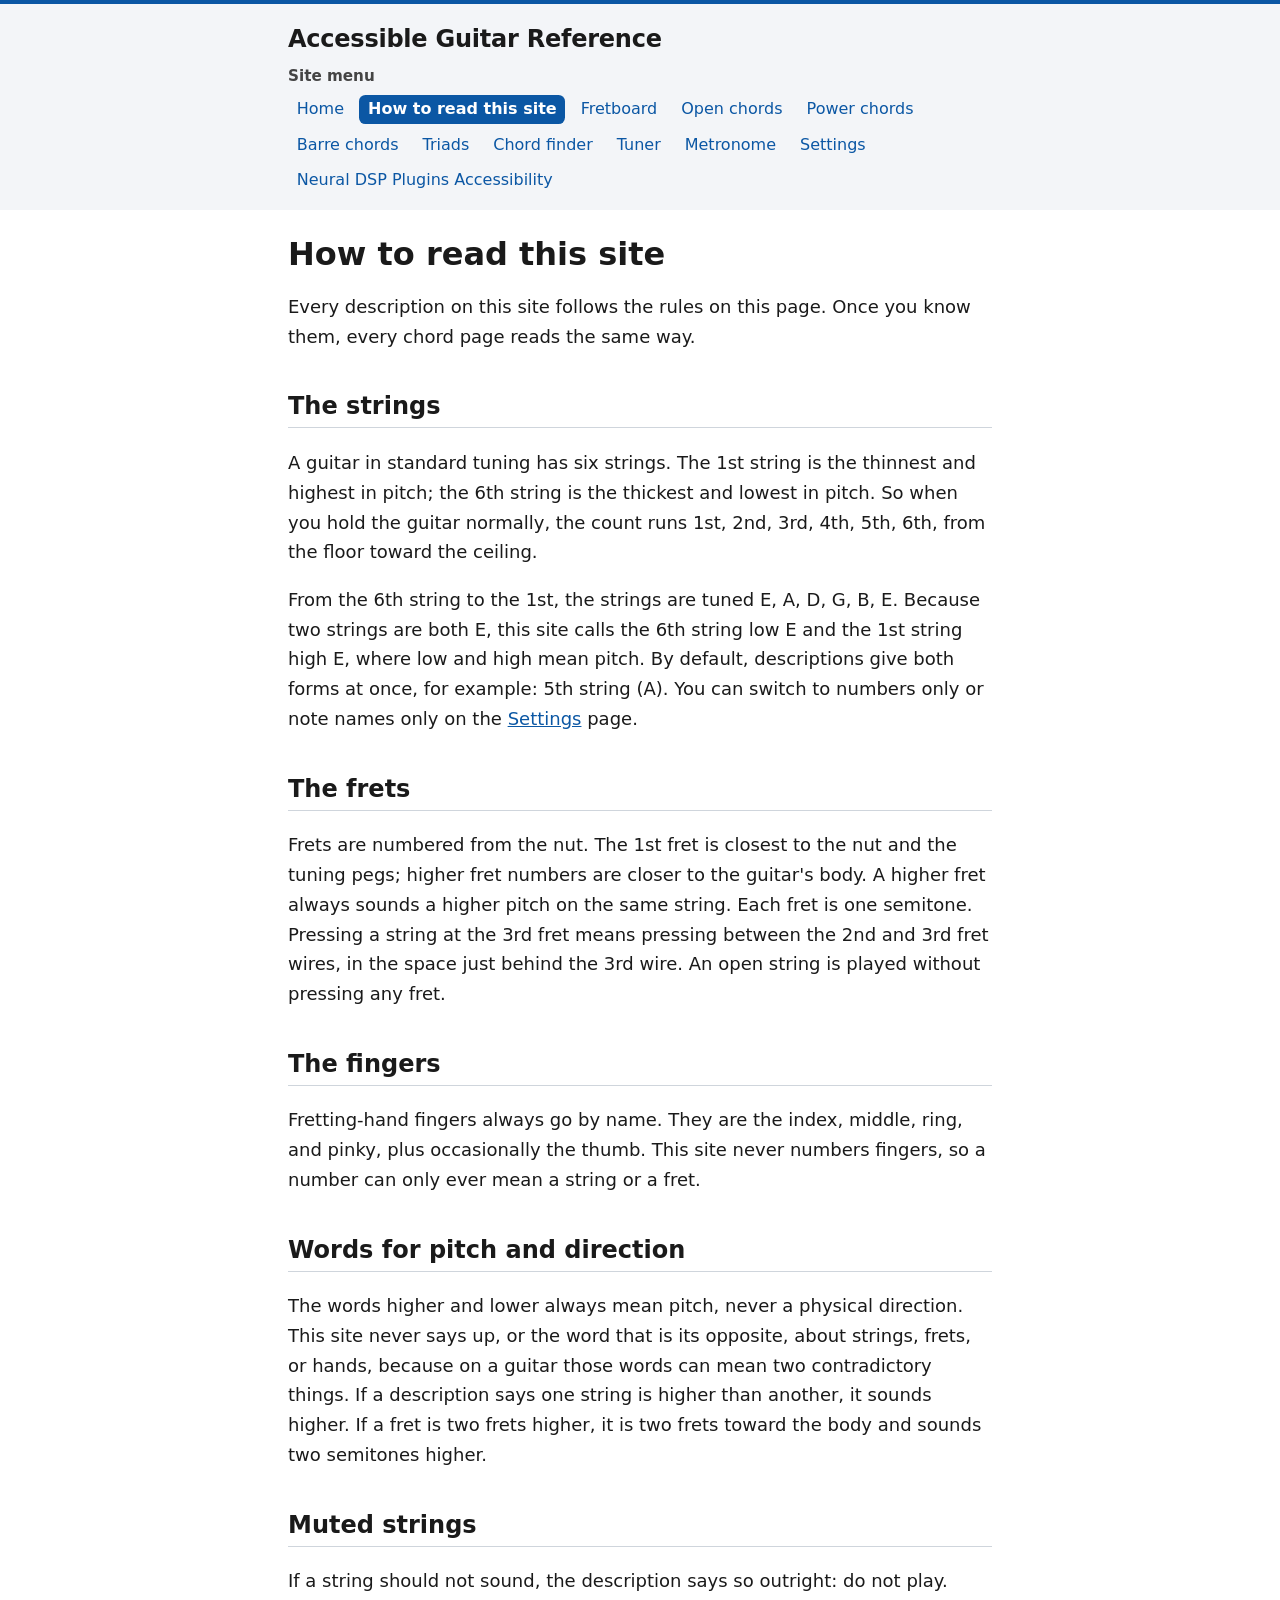
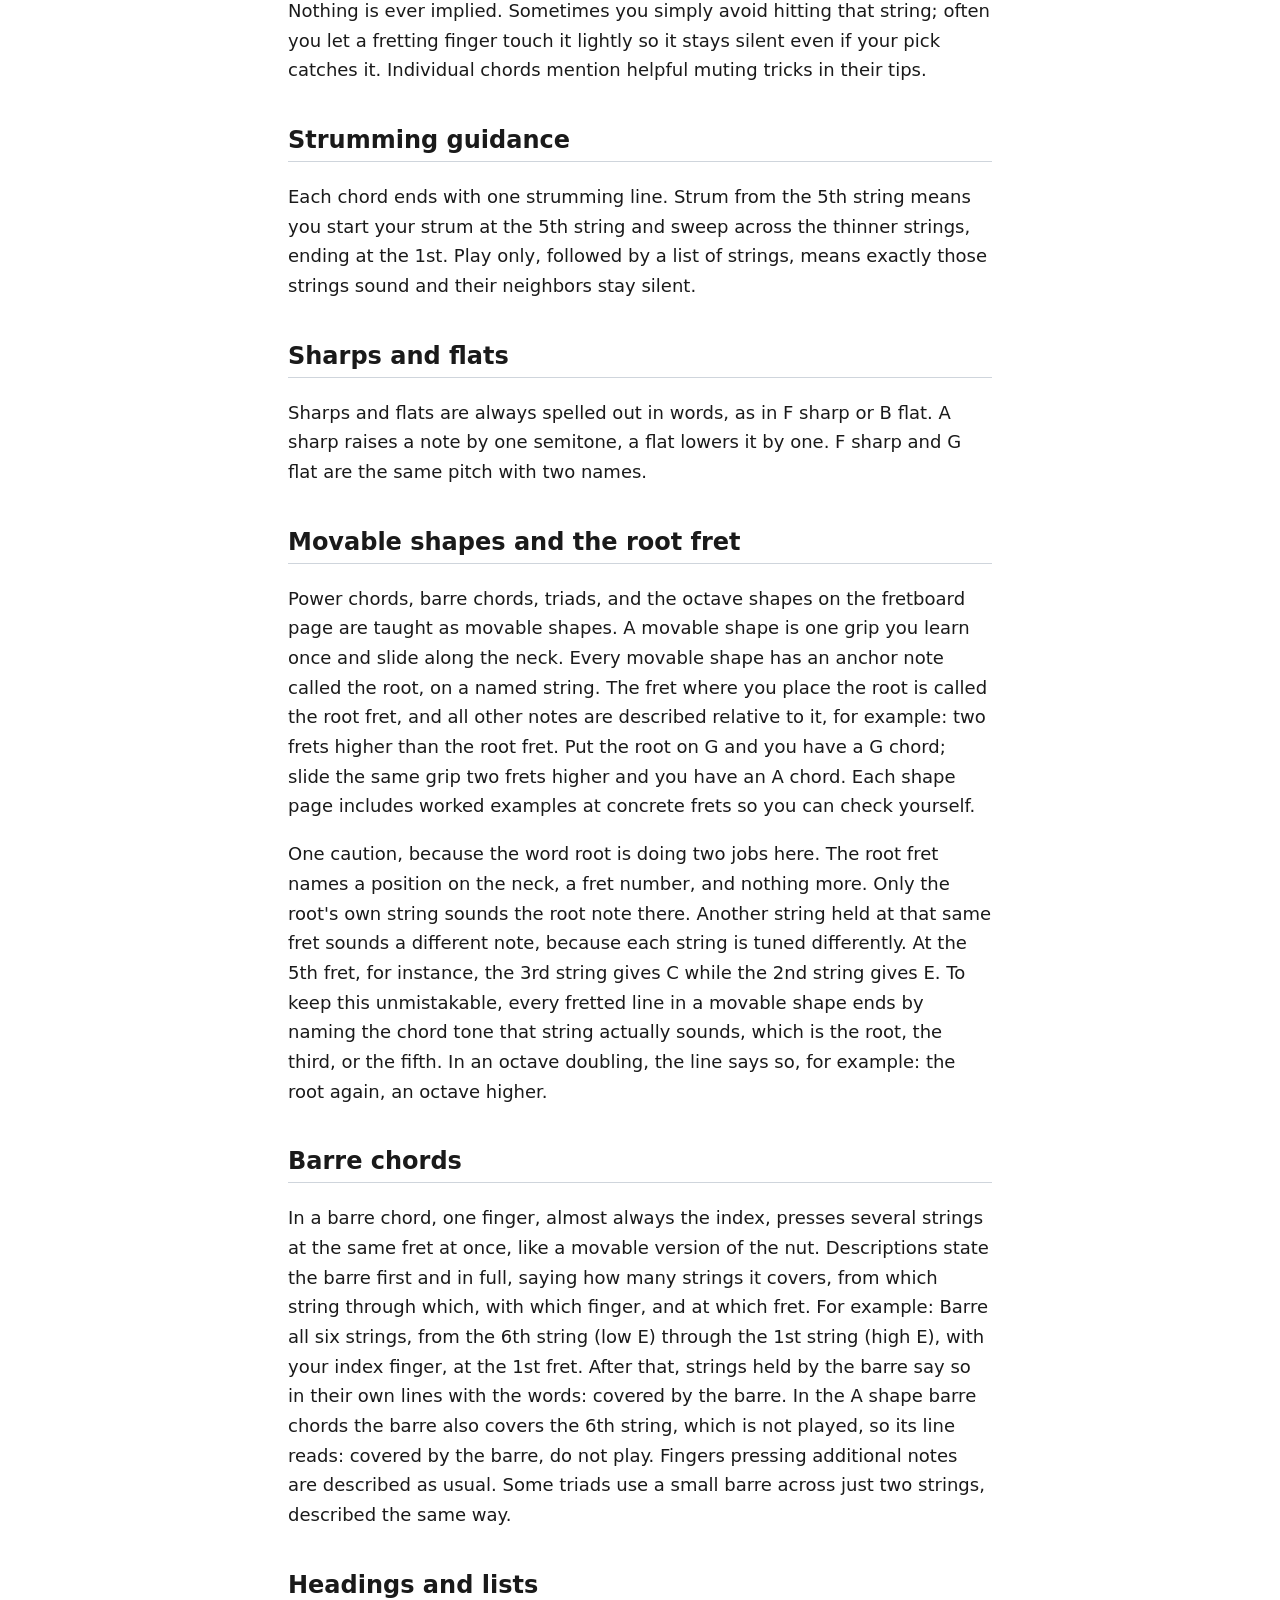
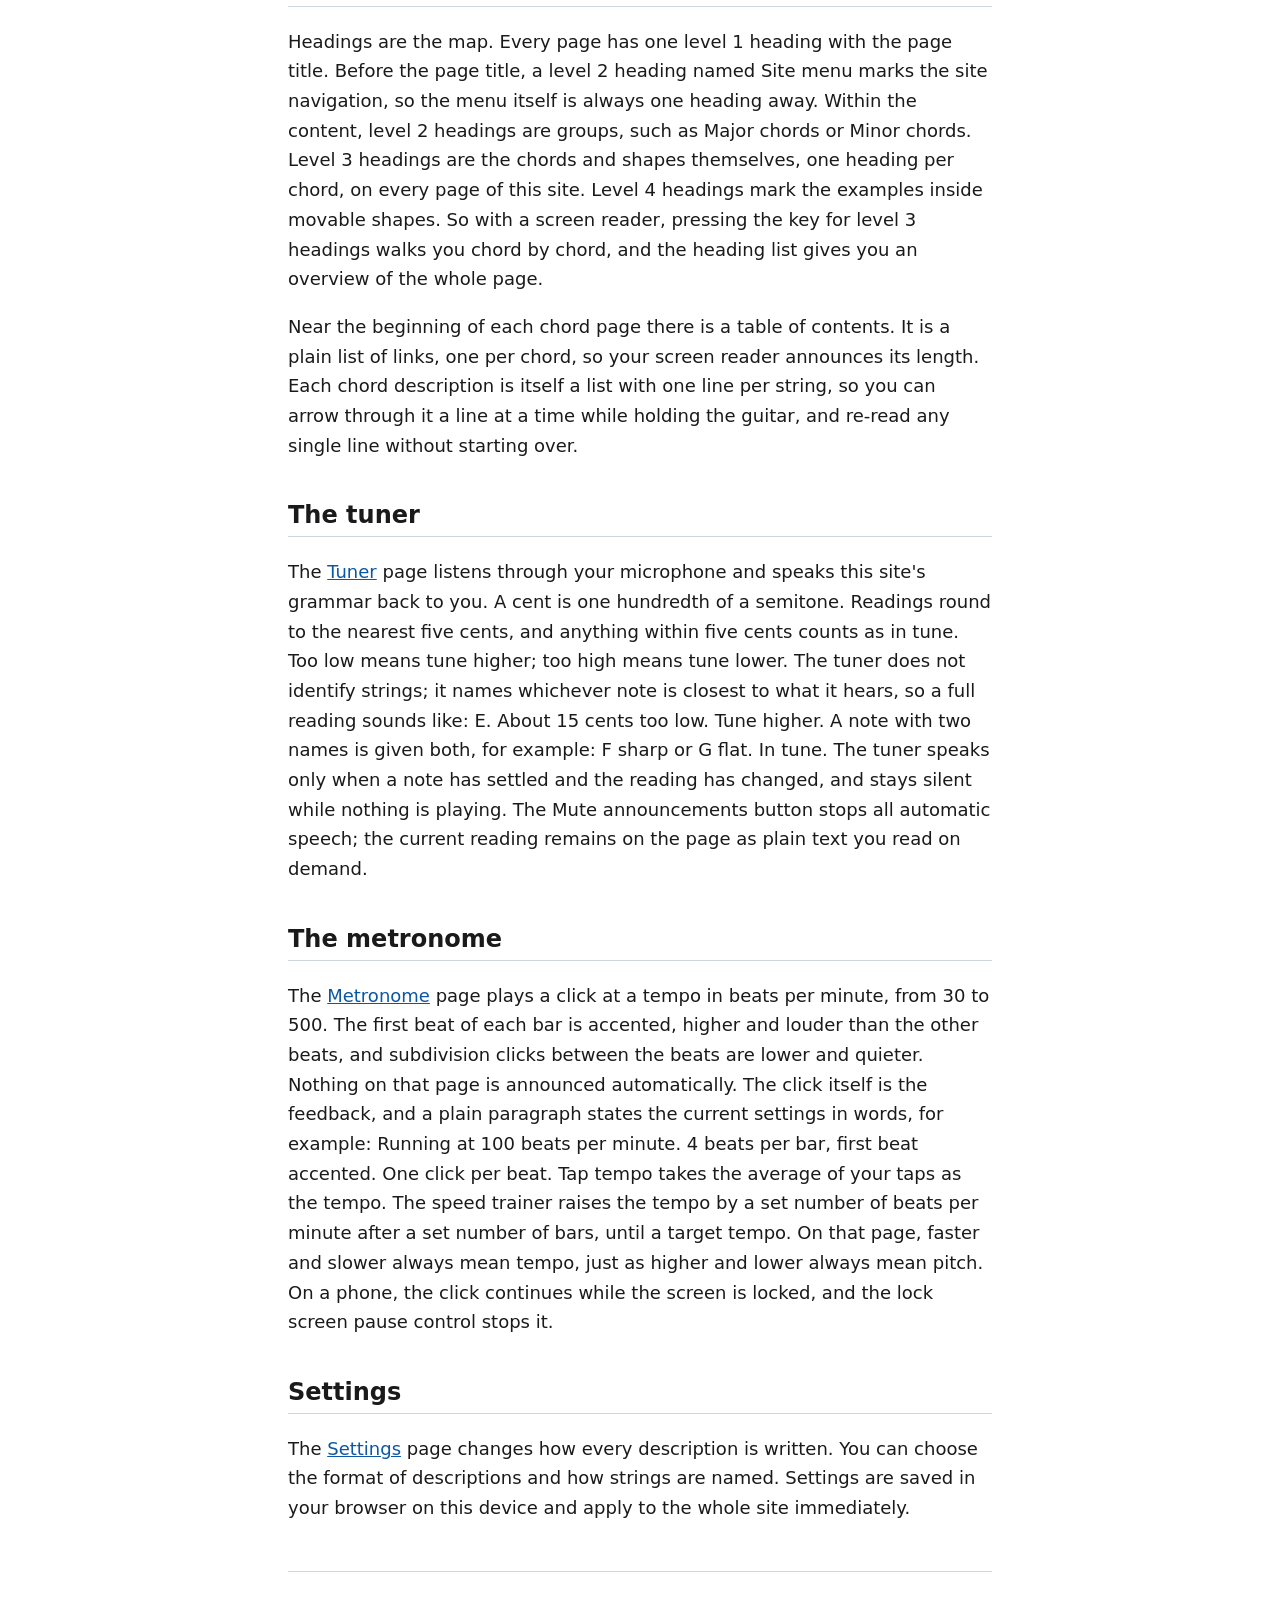
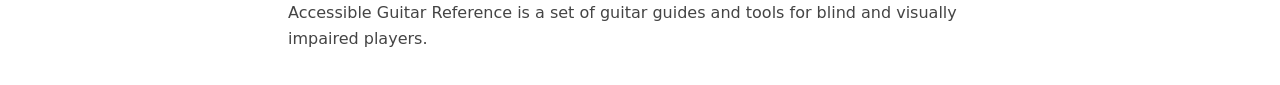
<file: conventions.html>
<!DOCTYPE html>
<html lang="en">
<head>
<meta charset="utf-8">
<meta name="viewport" content="width=device-width, initial-scale=1">
<title>How to read this site — Accessible Guitar Reference</title>
<link rel="stylesheet" href="css/site.css">
</head>
<body>
<a class="skip-link" href="#main">Skip to main content</a>
<header>
  <p class="site-title">Accessible Guitar Reference</p>
  <nav aria-labelledby="site-menu-heading">
    <h2 id="site-menu-heading">Site menu</h2>
    <ul>
      <li><a href="index.html">Home</a></li>
      <li><a href="conventions.html" aria-current="page">How to read this site</a></li>
      <li><a href="fretboard.html">Fretboard</a></li>
      <li><a href="open-chords.html">Open chords</a></li>
      <li><a href="power-chords.html">Power chords</a></li>
      <li><a href="barre-chords.html">Barre chords</a></li>
      <li><a href="triads.html">Triads</a></li>
      <li><a href="chord-finder.html">Chord finder</a></li>
      <li><a href="tuner.html">Tuner</a></li>
      <li><a href="metronome.html">Metronome</a></li>
      <li><a href="settings.html">Settings</a></li>
      <li><a href="neuraldsp.html">Neural DSP Plugins Accessibility</a></li>
    </ul>
  </nav>
</header>
<main id="main">
  <h1>How to read this site</h1>
  <p>Every description on this site follows the rules on this page. Once you know them, every chord page reads the same way.</p>

  <h2>The strings</h2>
  <p>A guitar in standard tuning has six strings. The 1st string is the thinnest and highest in pitch; the 6th string is the thickest and lowest in pitch. So when you hold the guitar normally, the count runs 1st, 2nd, 3rd, 4th, 5th, 6th, from the floor toward the ceiling.</p>
  <p>From the 6th string to the 1st, the strings are tuned E, A, D, G, B, E. Because two strings are both E, this site calls the 6th string low E and the 1st string high E, where low and high mean pitch. By default, descriptions give both forms at once, for example: 5th string (A). You can switch to numbers only or note names only on the <a href="settings.html">Settings</a> page.</p>

  <h2>The frets</h2>
  <p>Frets are numbered from the nut. The 1st fret is closest to the nut and the tuning pegs; higher fret numbers are closer to the guitar's body. A higher fret always sounds a higher pitch on the same string. Each fret is one semitone. Pressing a string at the 3rd fret means pressing between the 2nd and 3rd fret wires, in the space just behind the 3rd wire. An open string is played without pressing any fret.</p>

  <h2>The fingers</h2>
  <p>Fretting-hand fingers always go by name. They are the index, middle, ring, and pinky, plus occasionally the thumb. This site never numbers fingers, so a number can only ever mean a string or a fret.</p>

  <h2>Words for pitch and direction</h2>
  <p>The words higher and lower always mean pitch, never a physical direction. This site never says up, or the word that is its opposite, about strings, frets, or hands, because on a guitar those words can mean two contradictory things. If a description says one string is higher than another, it sounds higher. If a fret is two frets higher, it is two frets toward the body and sounds two semitones higher.</p>

  <h2>Muted strings</h2>
  <p>If a string should not sound, the description says so outright: do not play. Nothing is ever implied. Sometimes you simply avoid hitting that string; often you let a fretting finger touch it lightly so it stays silent even if your pick catches it. Individual chords mention helpful muting tricks in their tips.</p>

  <h2>Strumming guidance</h2>
  <p>Each chord ends with one strumming line. Strum from the 5th string means you start your strum at the 5th string and sweep across the thinner strings, ending at the 1st. Play only, followed by a list of strings, means exactly those strings sound and their neighbors stay silent.</p>

  <h2>Sharps and flats</h2>
  <p>Sharps and flats are always spelled out in words, as in F sharp or B flat. A sharp raises a note by one semitone, a flat lowers it by one. F sharp and G flat are the same pitch with two names.</p>

  <h2>Movable shapes and the root fret</h2>
  <p>Power chords, barre chords, triads, and the octave shapes on the fretboard page are taught as movable shapes. A movable shape is one grip you learn once and slide along the neck. Every movable shape has an anchor note called the root, on a named string. The fret where you place the root is called the root fret, and all other notes are described relative to it, for example: two frets higher than the root fret. Put the root on G and you have a G chord; slide the same grip two frets higher and you have an A chord. Each shape page includes worked examples at concrete frets so you can check yourself.</p>
  <p>One caution, because the word root is doing two jobs here. The root fret names a position on the neck, a fret number, and nothing more. Only the root's own string sounds the root note there. Another string held at that same fret sounds a different note, because each string is tuned differently. At the 5th fret, for instance, the 3rd string gives C while the 2nd string gives E. To keep this unmistakable, every fretted line in a movable shape ends by naming the chord tone that string actually sounds, which is the root, the third, or the fifth. In an octave doubling, the line says so, for example: the root again, an octave higher.</p>

  <h2>Barre chords</h2>
  <p>In a barre chord, one finger, almost always the index, presses several strings at the same fret at once, like a movable version of the nut. Descriptions state the barre first and in full, saying how many strings it covers, from which string through which, with which finger, and at which fret. For example: Barre all six strings, from the 6th string (low E) through the 1st string (high E), with your index finger, at the 1st fret. After that, strings held by the barre say so in their own lines with the words: covered by the barre. In the A shape barre chords the barre also covers the 6th string, which is not played, so its line reads: covered by the barre, do not play. Fingers pressing additional notes are described as usual. Some triads use a small barre across just two strings, described the same way.</p>

  <h2>Headings and lists</h2>
  <p>Headings are the map. Every page has one level 1 heading with the page title. Before the page title, a level 2 heading named Site menu marks the site navigation, so the menu itself is always one heading away. Within the content, level 2 headings are groups, such as Major chords or Minor chords. Level 3 headings are the chords and shapes themselves, one heading per chord, on every page of this site. Level 4 headings mark the examples inside movable shapes. So with a screen reader, pressing the key for level 3 headings walks you chord by chord, and the heading list gives you an overview of the whole page.</p>
  <p>Near the beginning of each chord page there is a table of contents. It is a plain list of links, one per chord, so your screen reader announces its length. Each chord description is itself a list with one line per string, so you can arrow through it a line at a time while holding the guitar, and re-read any single line without starting over.</p>

  <h2>The tuner</h2>
  <p>The <a href="tuner.html">Tuner</a> page listens through your microphone and speaks this site's grammar back to you. A cent is one hundredth of a semitone. Readings round to the nearest five cents, and anything within five cents counts as in tune. Too low means tune higher; too high means tune lower. The tuner does not identify strings; it names whichever note is closest to what it hears, so a full reading sounds like: E. About 15 cents too low. Tune higher. A note with two names is given both, for example: F sharp or G flat. In tune. The tuner speaks only when a note has settled and the reading has changed, and stays silent while nothing is playing. The Mute announcements button stops all automatic speech; the current reading remains on the page as plain text you read on demand.</p>

  <h2>The metronome</h2>
  <p>The <a href="metronome.html">Metronome</a> page plays a click at a tempo in beats per minute, from 30 to 500. The first beat of each bar is accented, higher and louder than the other beats, and subdivision clicks between the beats are lower and quieter. Nothing on that page is announced automatically. The click itself is the feedback, and a plain paragraph states the current settings in words, for example: Running at 100 beats per minute. 4 beats per bar, first beat accented. One click per beat. Tap tempo takes the average of your taps as the tempo. The speed trainer raises the tempo by a set number of beats per minute after a set number of bars, until a target tempo. On that page, faster and slower always mean tempo, just as higher and lower always mean pitch. On a phone, the click continues while the screen is locked, and the lock screen pause control stops it.</p>

  <h2>Settings</h2>
  <p>The <a href="settings.html">Settings</a> page changes how every description is written. You can choose the format of descriptions and how strings are named. Settings are saved in your browser on this device and apply to the whole site immediately.</p>
</main>
<footer>
  <p>Accessible Guitar Reference is a set of guitar guides and tools for blind and visually impaired players.</p>
</footer>
</body>
</html>
</file>
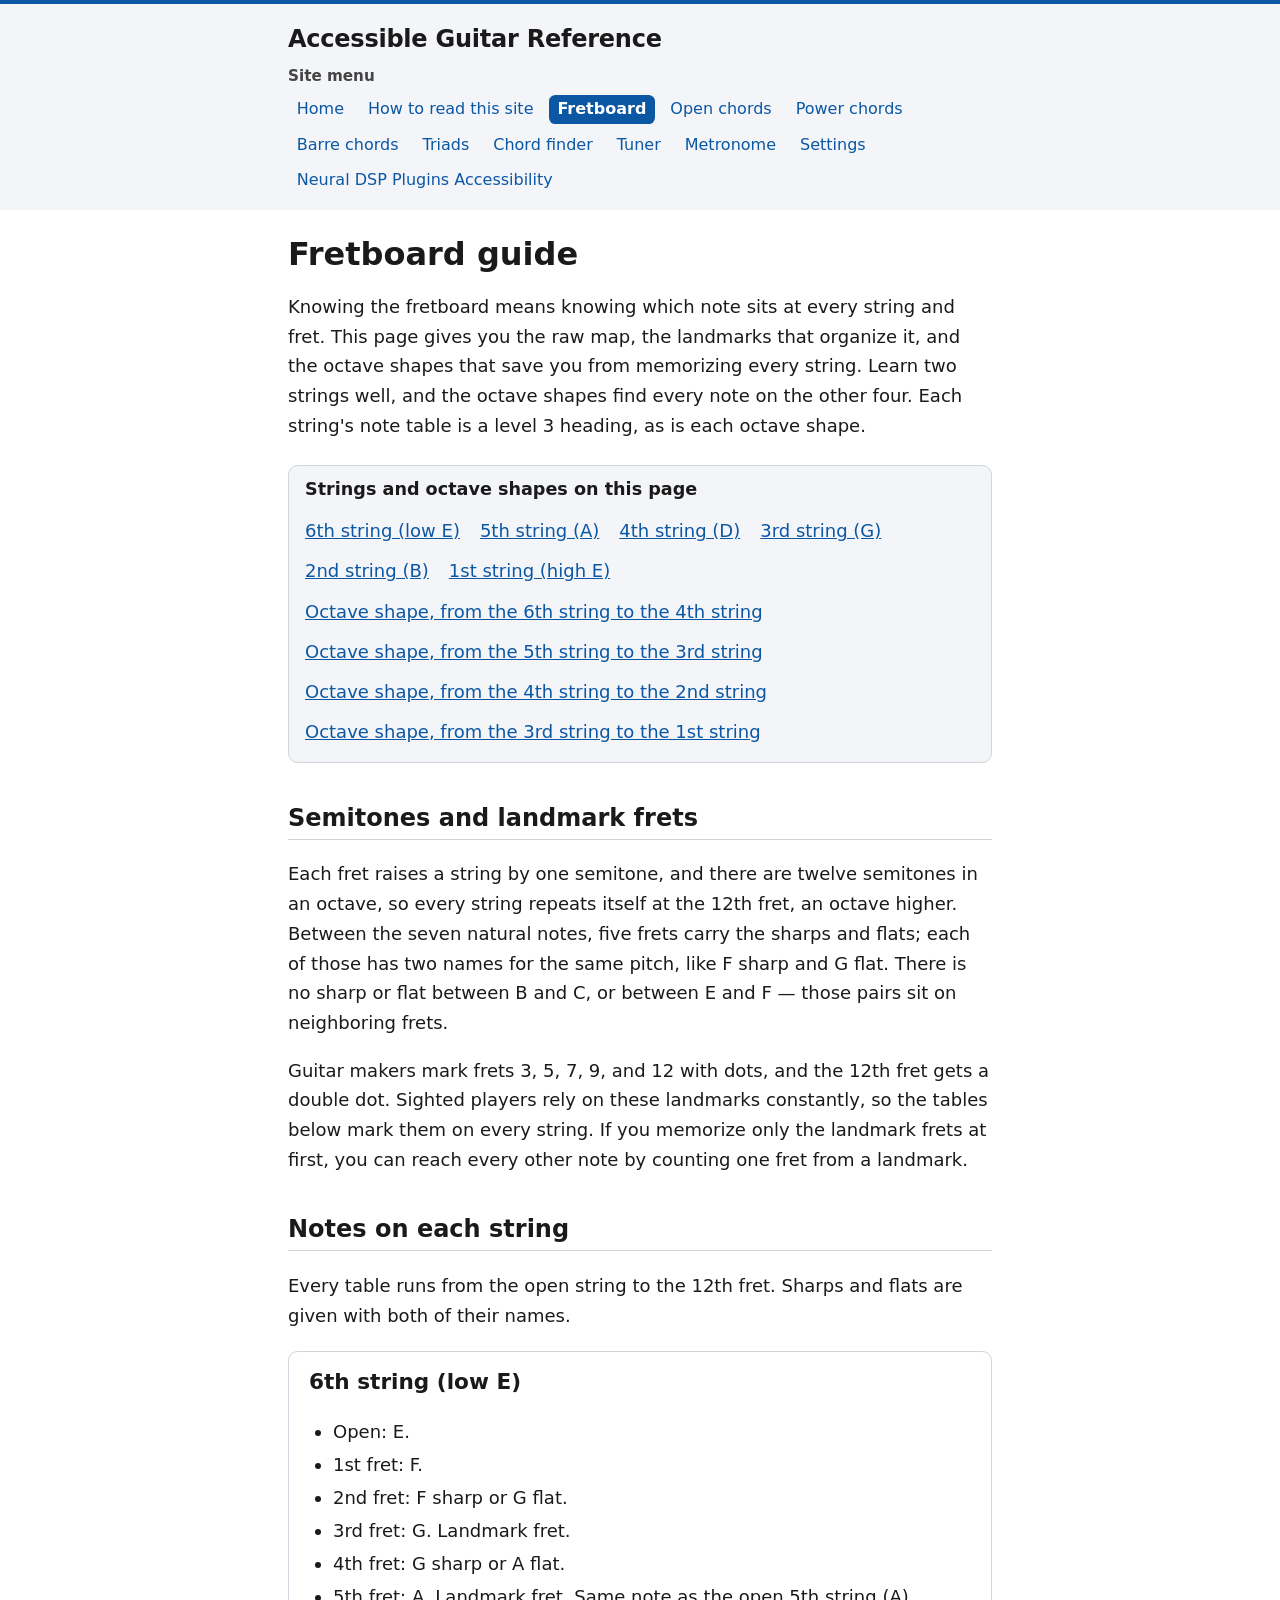
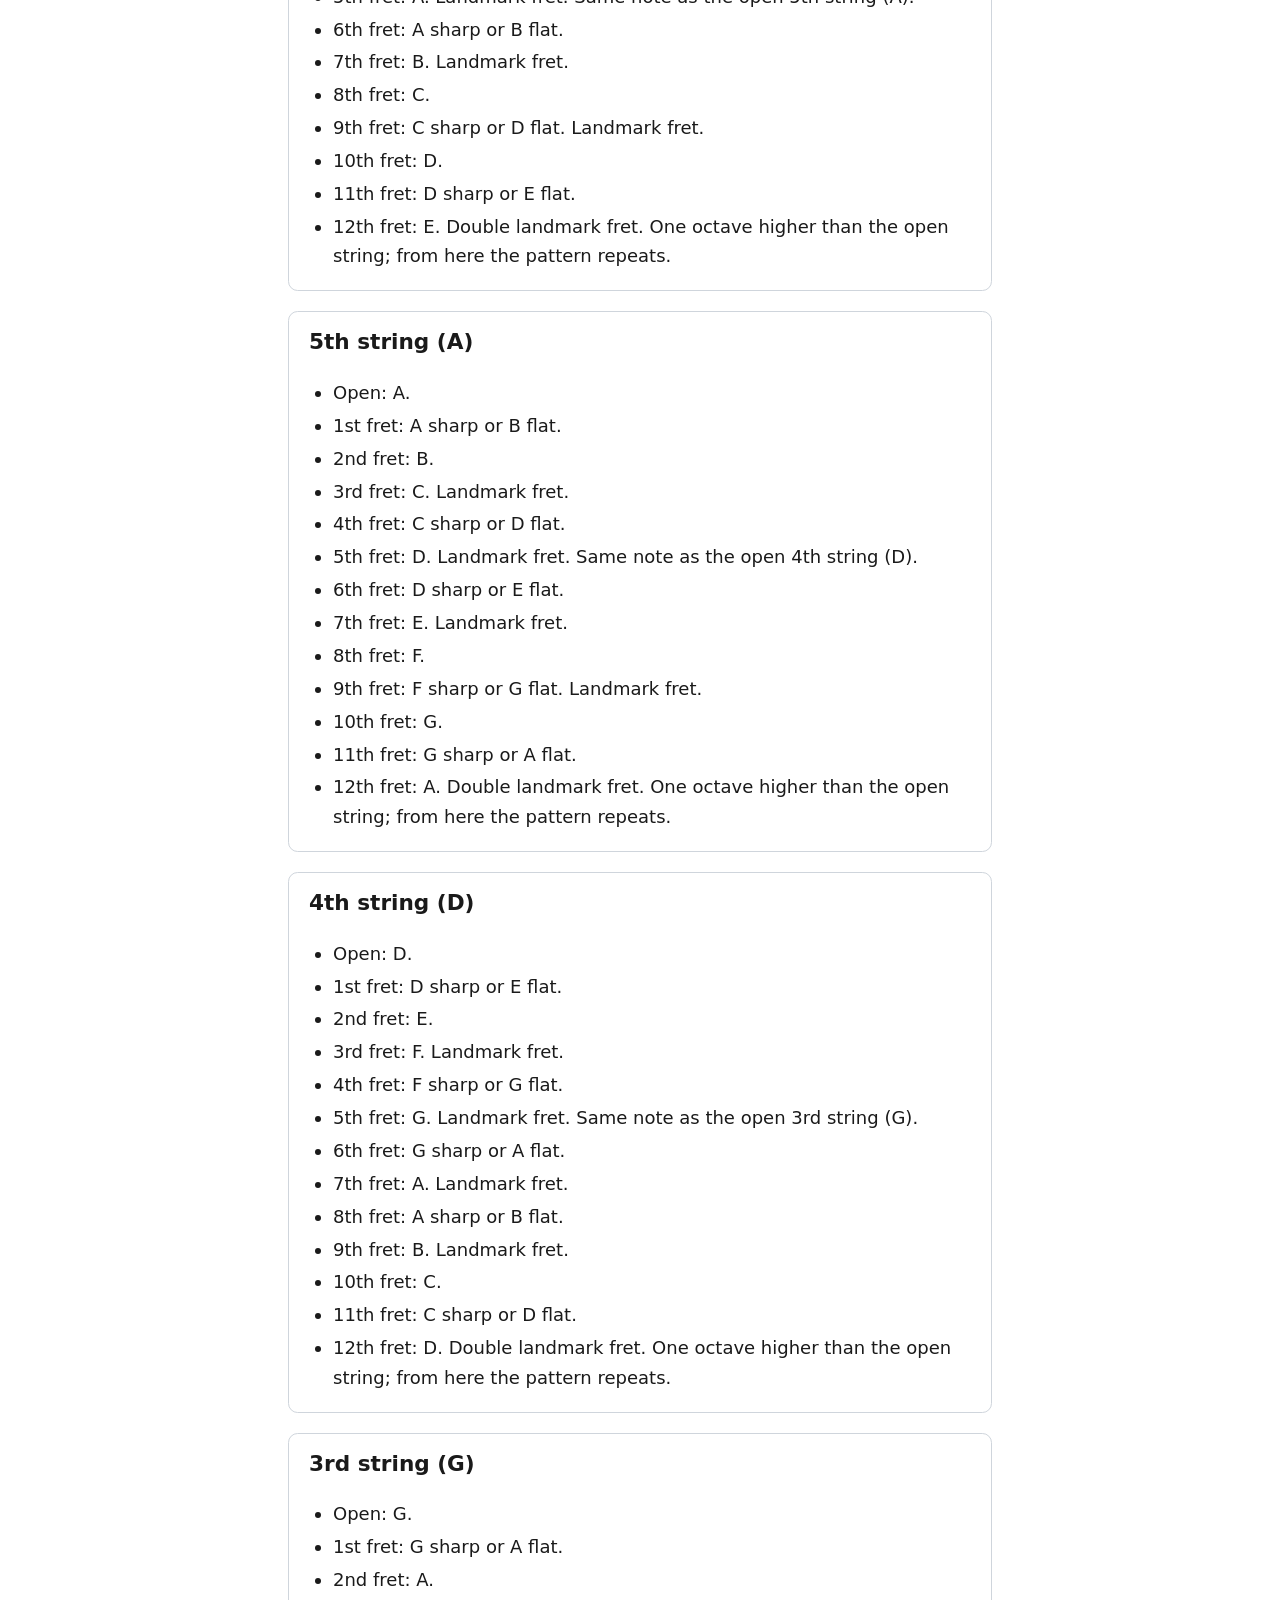
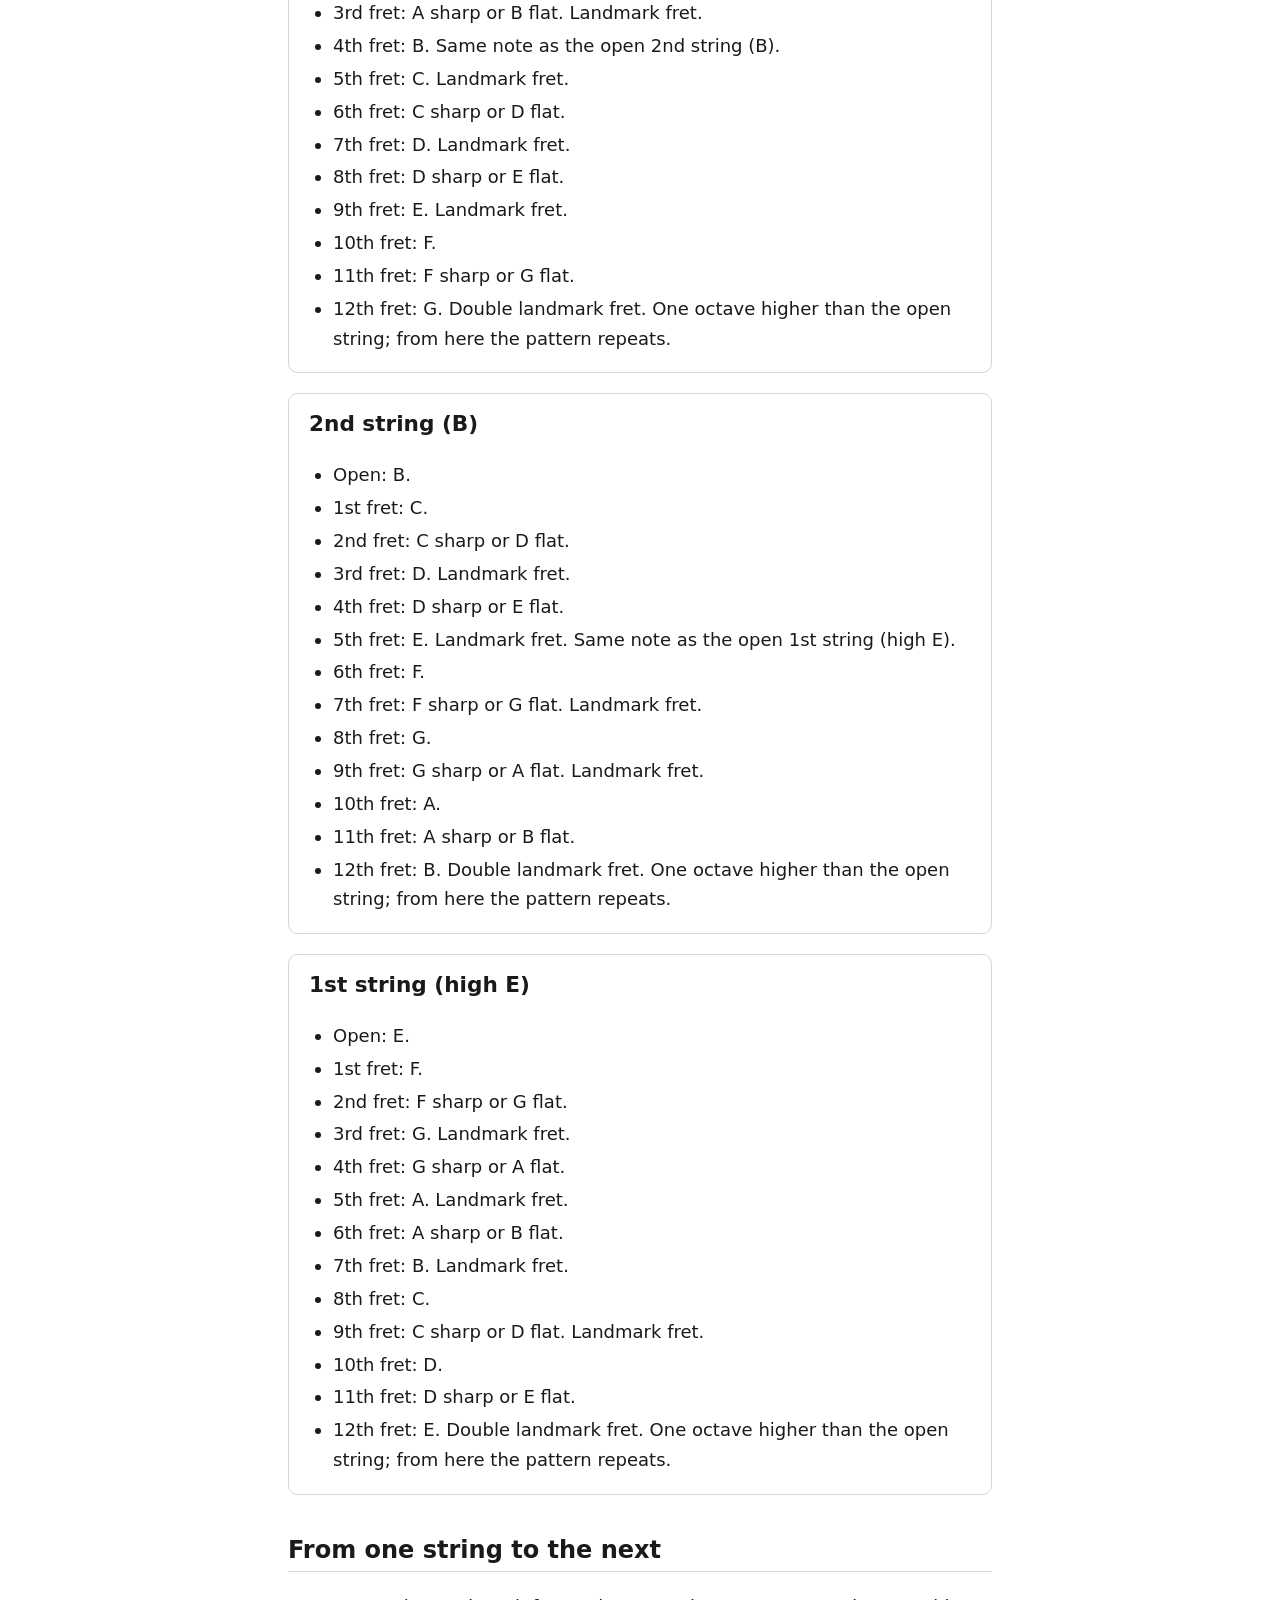
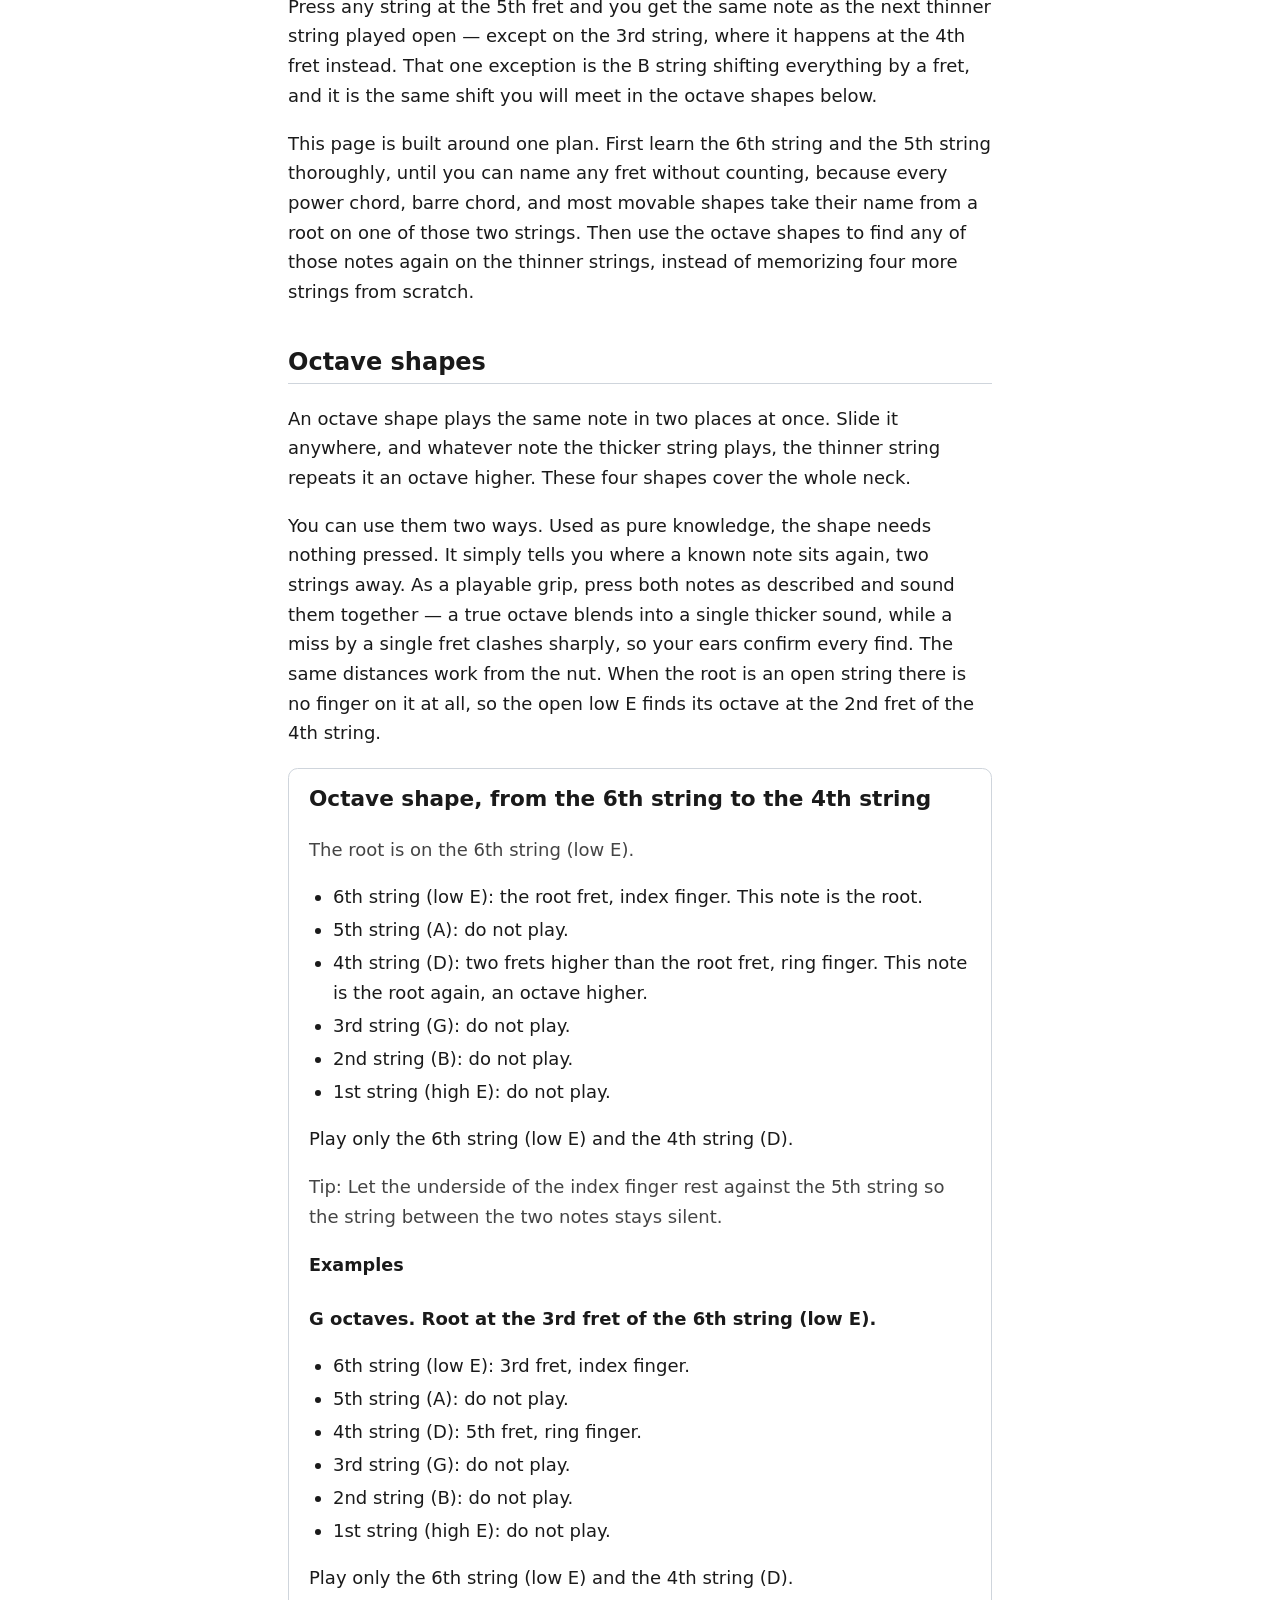
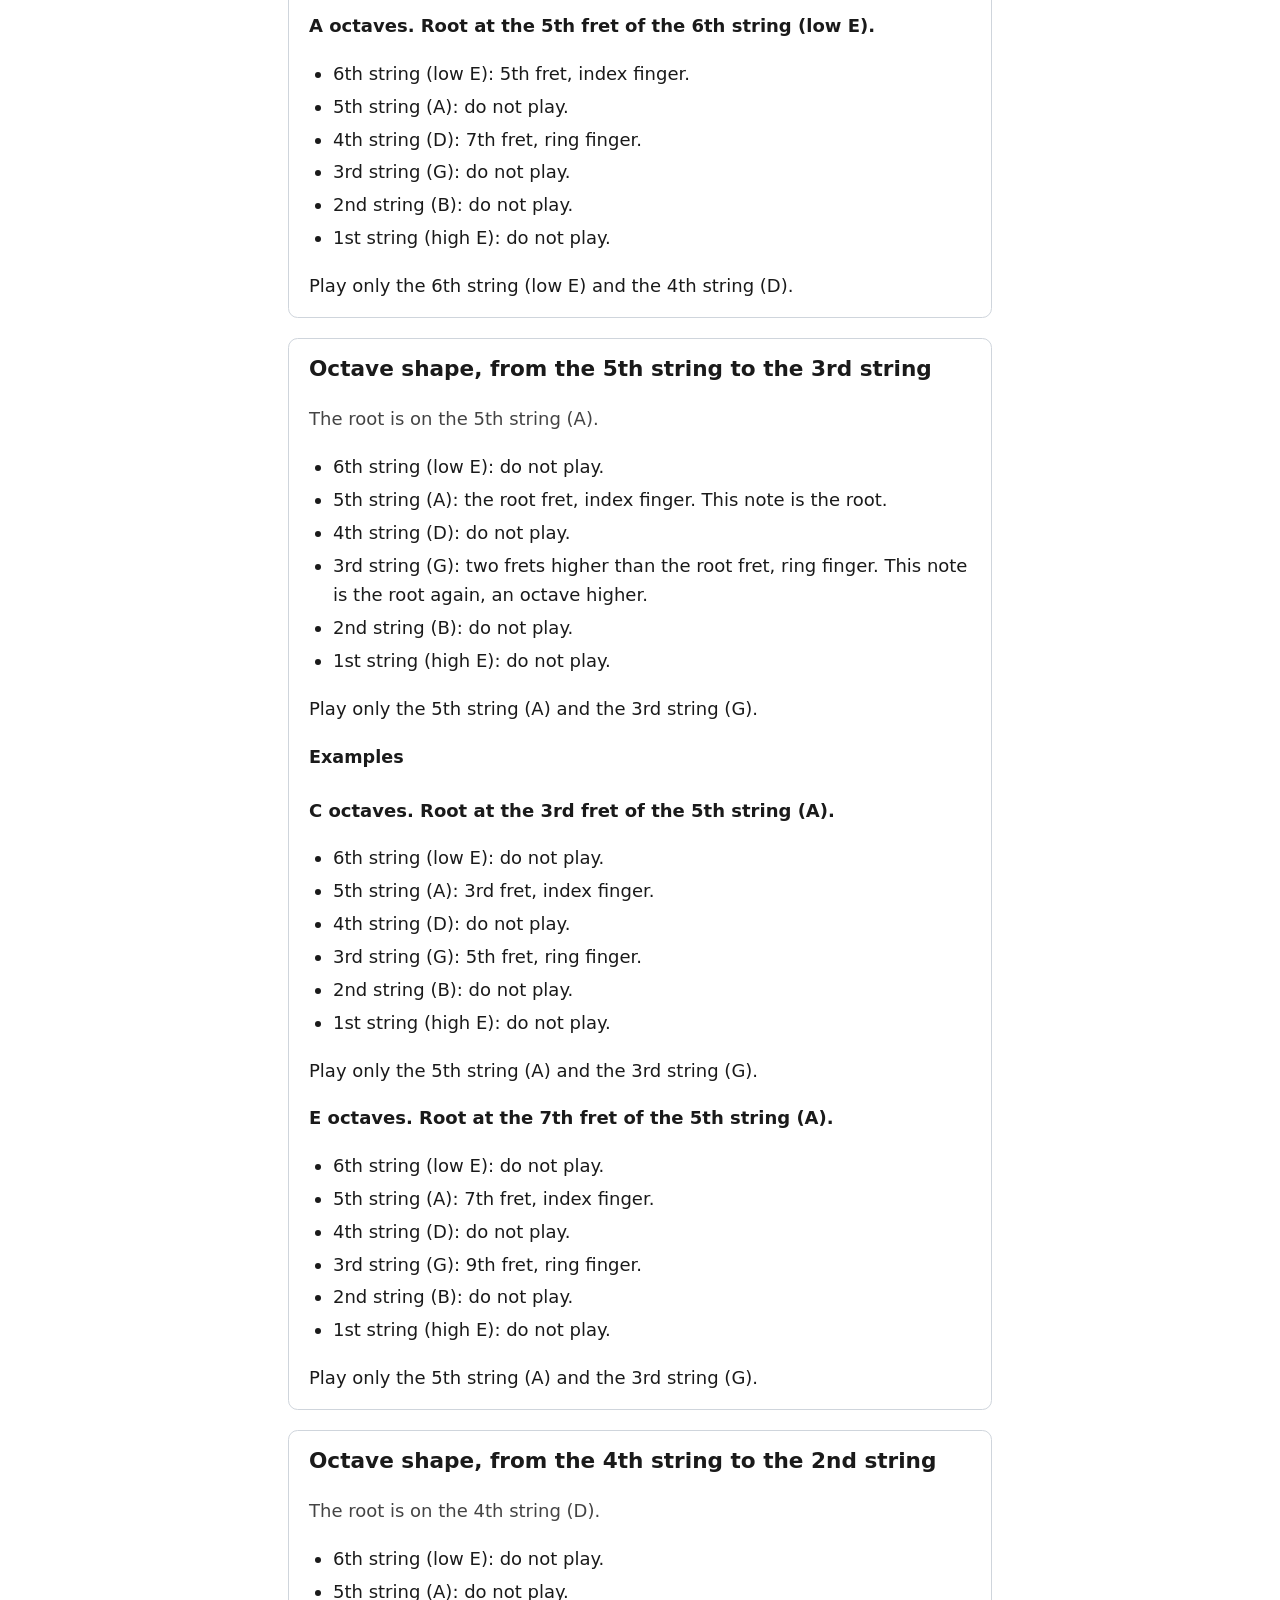
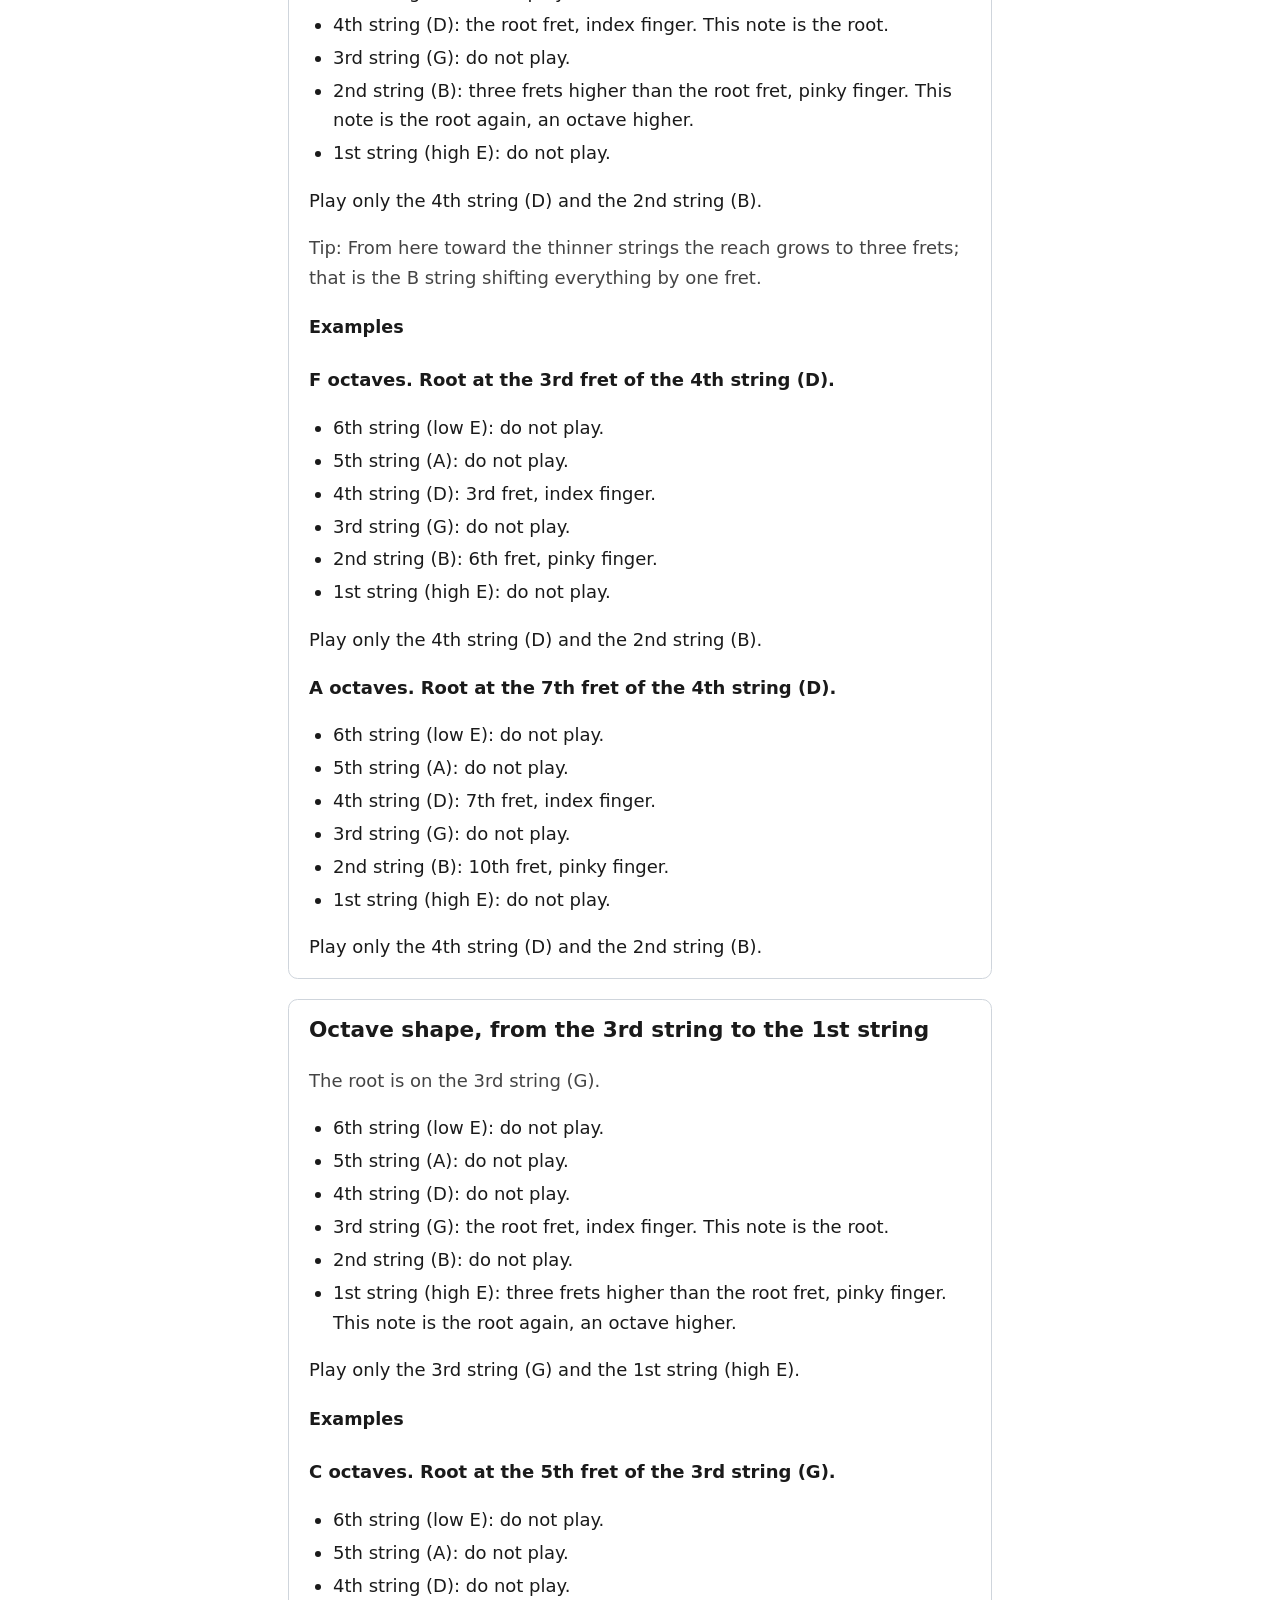
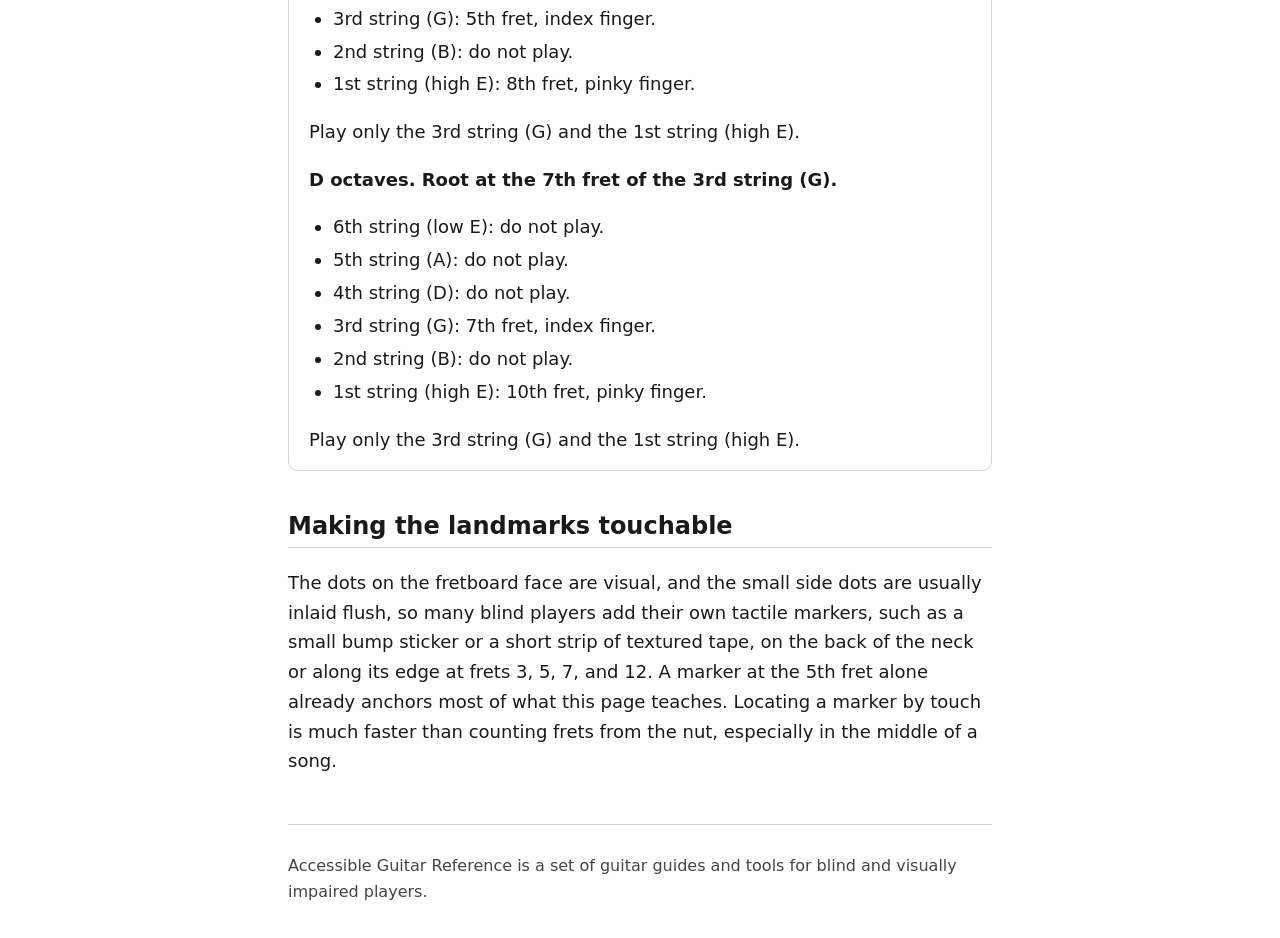
<file: fretboard.html>
<!DOCTYPE html>
<html lang="en">
<head>
<meta charset="utf-8">
<meta name="viewport" content="width=device-width, initial-scale=1">
<title>Fretboard guide — Accessible Guitar Reference</title>
<link rel="stylesheet" href="css/site.css">
</head>
<body data-category="fretboard">
<a class="skip-link" href="#main">Skip to main content</a>
<header>
  <p class="site-title">Accessible Guitar Reference</p>
  <nav aria-labelledby="site-menu-heading">
    <h2 id="site-menu-heading">Site menu</h2>
    <ul>
      <li><a href="index.html">Home</a></li>
      <li><a href="conventions.html">How to read this site</a></li>
      <li><a href="fretboard.html" aria-current="page">Fretboard</a></li>
      <li><a href="open-chords.html">Open chords</a></li>
      <li><a href="power-chords.html">Power chords</a></li>
      <li><a href="barre-chords.html">Barre chords</a></li>
      <li><a href="triads.html">Triads</a></li>
      <li><a href="chord-finder.html">Chord finder</a></li>
      <li><a href="tuner.html">Tuner</a></li>
      <li><a href="metronome.html">Metronome</a></li>
      <li><a href="settings.html">Settings</a></li>
      <li><a href="neuraldsp.html">Neural DSP Plugins Accessibility</a></li>
    </ul>
  </nav>
</header>
<main id="main">
  <h1>Fretboard guide</h1>
  <p>Knowing the fretboard means knowing which note sits at every string and fret. This page gives you the raw map, the landmarks that organize it, and the octave shapes that save you from memorizing every string. Learn two strings well, and the octave shapes find every note on the other four. Each string's note table is a level 3 heading, as is each octave shape.</p>
  <noscript><p>This page builds its note tables with JavaScript. Please allow JavaScript for this site; it loads no external code.</p></noscript>
  <nav class="toc" aria-labelledby="toc-heading">
    <h2 id="toc-heading">Strings and octave shapes on this page</h2>
    <ul id="toc-list"></ul>
  </nav>

  <h2>Semitones and landmark frets</h2>
  <p>Each fret raises a string by one semitone, and there are twelve semitones in an octave, so every string repeats itself at the 12th fret, an octave higher. Between the seven natural notes, five frets carry the sharps and flats; each of those has two names for the same pitch, like F sharp and G flat. There is no sharp or flat between B and C, or between E and F — those pairs sit on neighboring frets.</p>
  <p>Guitar makers mark frets 3, 5, 7, 9, and 12 with dots, and the 12th fret gets a double dot. Sighted players rely on these landmarks constantly, so the tables below mark them on every string. If you memorize only the landmark frets at first, you can reach every other note by counting one fret from a landmark.</p>

  <h2>Notes on each string</h2>
  <p>Every table runs from the open string to the 12th fret. Sharps and flats are given with both of their names.</p>
  <div id="content"></div>

  <h2>From one string to the next</h2>
  <p>Press any string at the 5th fret and you get the same note as the next thinner string played open — except on the 3rd string, where it happens at the 4th fret instead. That one exception is the B string shifting everything by a fret, and it is the same shift you will meet in the octave shapes below.</p>
  <p>This page is built around one plan. First learn the 6th string and the 5th string thoroughly, until you can name any fret without counting, because every power chord, barre chord, and most movable shapes take their name from a root on one of those two strings. Then use the octave shapes to find any of those notes again on the thinner strings, instead of memorizing four more strings from scratch.</p>

  <h2>Octave shapes</h2>
  <p>An octave shape plays the same note in two places at once. Slide it anywhere, and whatever note the thicker string plays, the thinner string repeats it an octave higher. These four shapes cover the whole neck.</p>
  <p>You can use them two ways. Used as pure knowledge, the shape needs nothing pressed. It simply tells you where a known note sits again, two strings away. As a playable grip, press both notes as described and sound them together — a true octave blends into a single thicker sound, while a miss by a single fret clashes sharply, so your ears confirm every find. The same distances work from the nut. When the root is an open string there is no finger on it at all, so the open low E finds its octave at the 2nd fret of the 4th string.</p>
  <div id="octave-content"></div>

  <h2>Making the landmarks touchable</h2>
  <p>The dots on the fretboard face are visual, and the small side dots are usually inlaid flush, so many blind players add their own tactile markers, such as a small bump sticker or a short strip of textured tape, on the back of the neck or along its edge at frets 3, 5, 7, and 12. A marker at the 5th fret alone already anchors most of what this page teaches. Locating a marker by touch is much faster than counting frets from the nut, especially in the middle of a song.</p>
</main>
<footer>
  <p>Accessible Guitar Reference is a set of guitar guides and tools for blind and visually impaired players.</p>
</footer>
<!-- Classic scripts on purpose (the site works when opened straight from disk).
     Order matters: data, then settings, then renderer, then page glue. -->
<script src="data/notes.js"></script>
<script src="data/octaves.js"></script>
<script src="js/settings.js"></script>
<script src="js/renderer.js"></script>
<script src="js/page.js"></script>
</body>
</html>
</file>
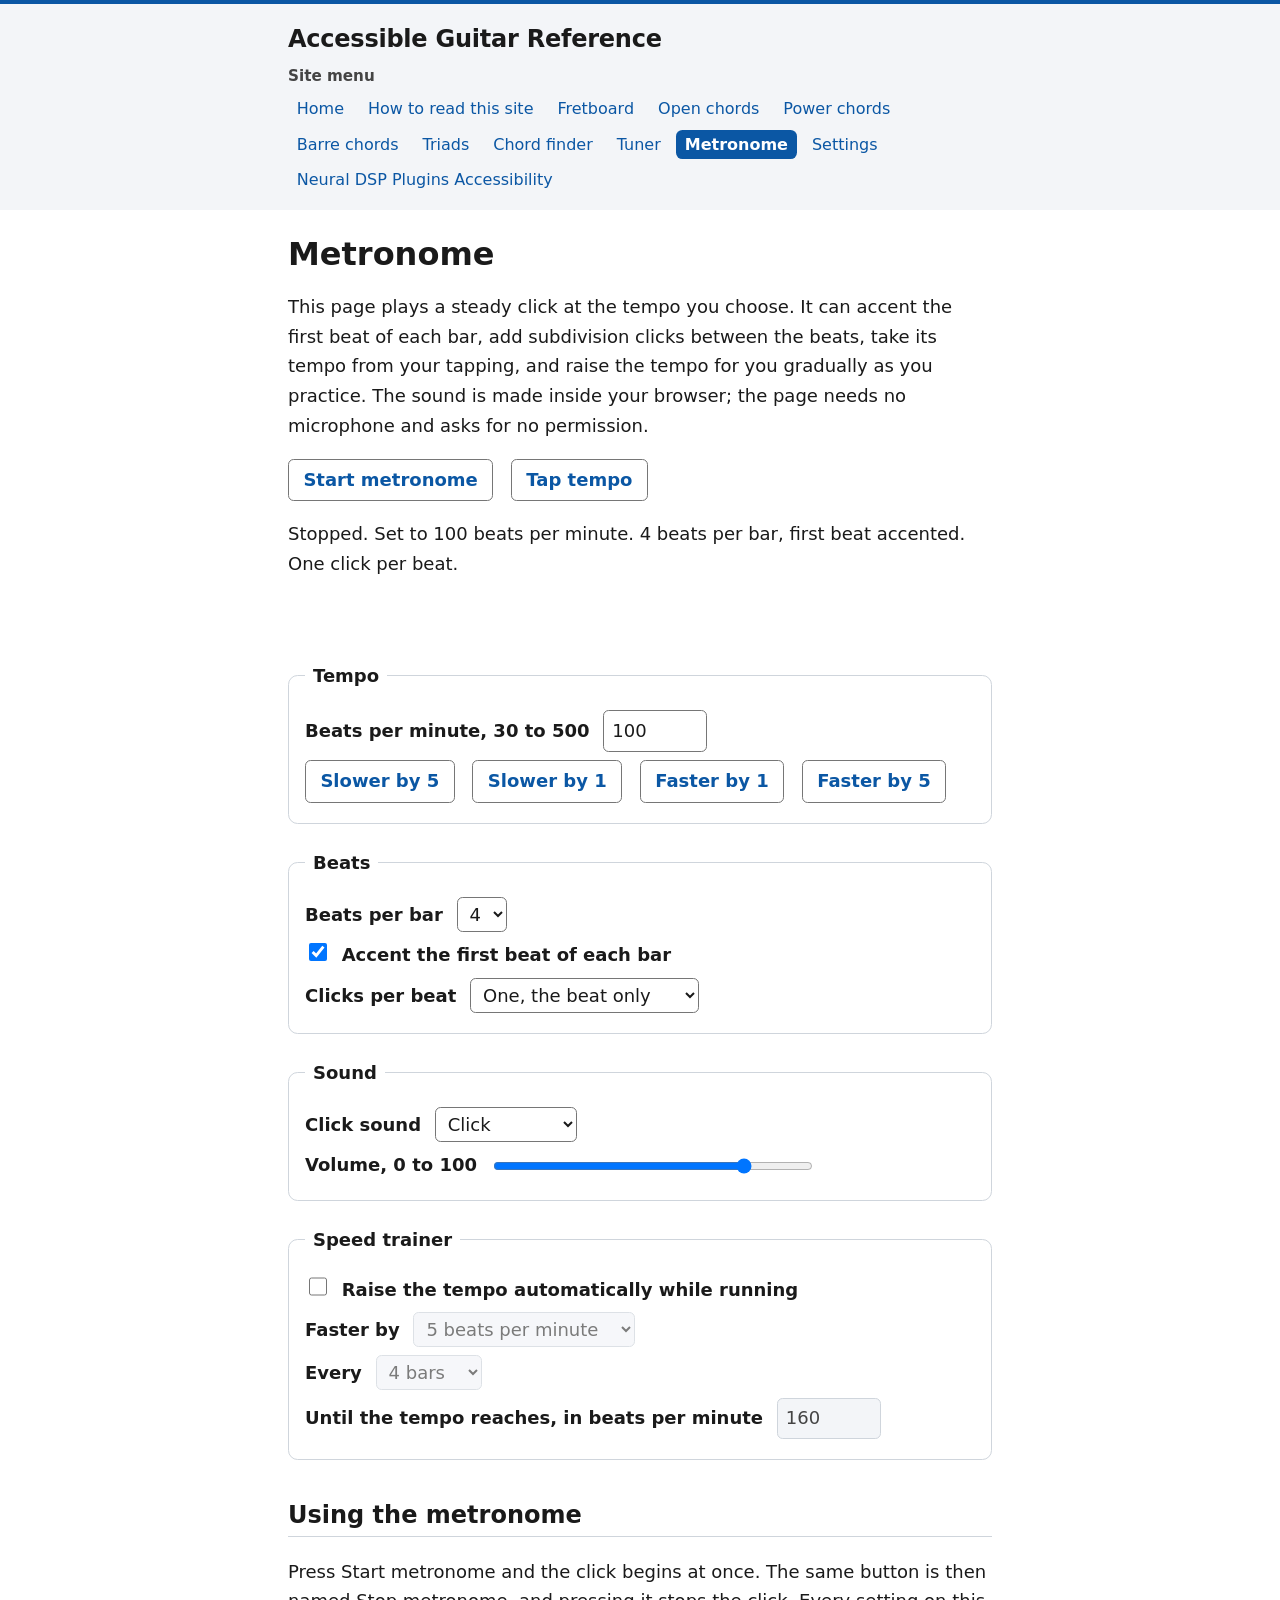
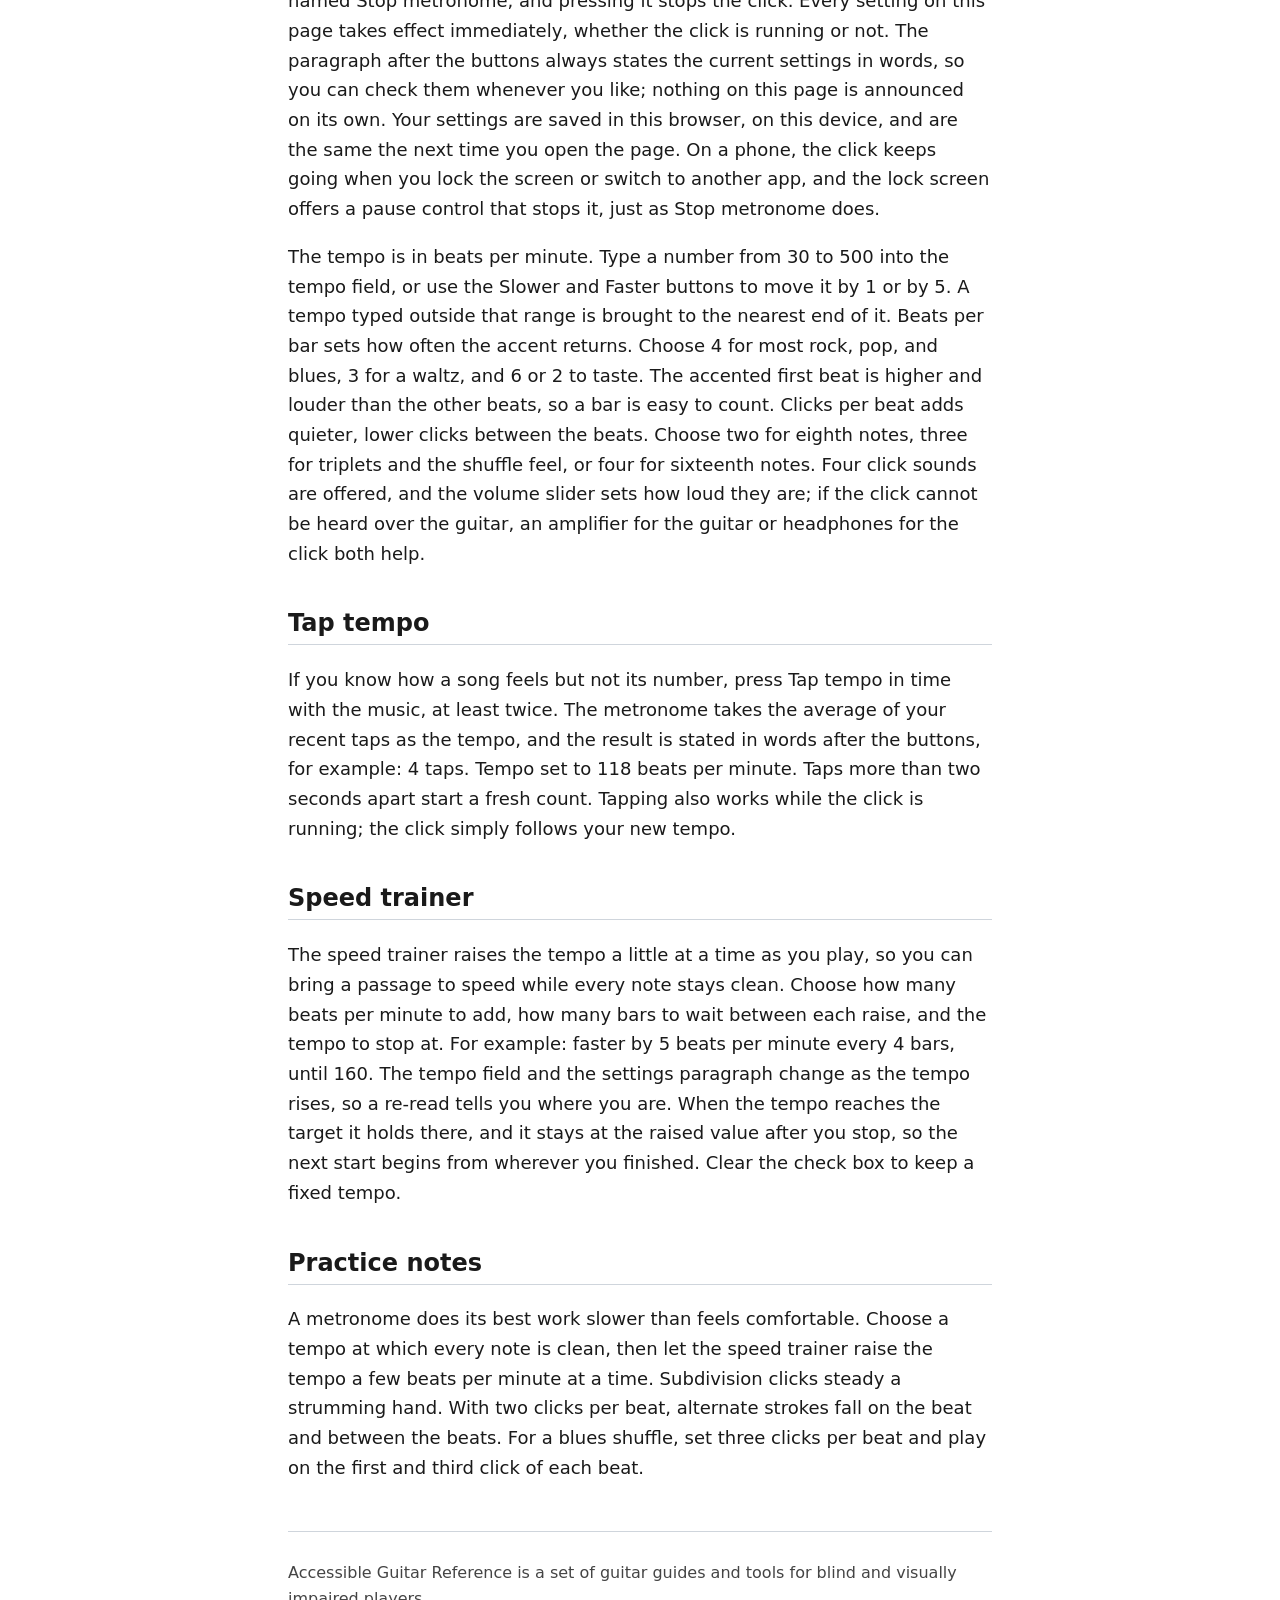
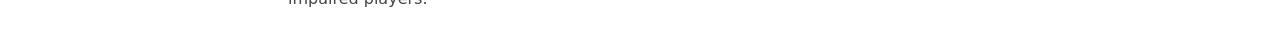
<file: metronome.html>
<!DOCTYPE html>
<html lang="en">
<head>
<meta charset="utf-8">
<meta name="viewport" content="width=device-width, initial-scale=1">
<title>Metronome — Accessible Guitar Reference</title>
<link rel="stylesheet" href="css/site.css">
</head>
<body data-category="metronome">
<a class="skip-link" href="#main">Skip to main content</a>
<header>
  <p class="site-title">Accessible Guitar Reference</p>
  <nav aria-labelledby="site-menu-heading">
    <h2 id="site-menu-heading">Site menu</h2>
    <ul>
      <li><a href="index.html">Home</a></li>
      <li><a href="conventions.html">How to read this site</a></li>
      <li><a href="fretboard.html">Fretboard</a></li>
      <li><a href="open-chords.html">Open chords</a></li>
      <li><a href="power-chords.html">Power chords</a></li>
      <li><a href="barre-chords.html">Barre chords</a></li>
      <li><a href="triads.html">Triads</a></li>
      <li><a href="chord-finder.html">Chord finder</a></li>
      <li><a href="tuner.html">Tuner</a></li>
      <li><a href="metronome.html" aria-current="page">Metronome</a></li>
      <li><a href="settings.html">Settings</a></li>
      <li><a href="neuraldsp.html">Neural DSP Plugins Accessibility</a></li>
    </ul>
  </nav>
</header>
<main id="main">
  <h1>Metronome</h1>
  <p>This page plays a steady click at the tempo you choose. It can accent the first beat of each bar, add subdivision clicks between the beats, take its tempo from your tapping, and raise the tempo for you gradually as you practice. The sound is made inside your browser; the page needs no microphone and asks for no permission.</p>
  <noscript><p>The metronome needs JavaScript to make sound. Please allow JavaScript for this site; it loads no external code.</p></noscript>
  <p>
    <button type="button" id="metronome-start" disabled>Start metronome</button>
    <button type="button" id="metronome-tap" disabled>Tap tempo</button>
  </p>
  <p id="metronome-tap-result"></p>
  <!-- Deliberately not a live region (CLAUDE.md rule 2): the click itself
       is the feedback. This paragraph states the current settings in plain
       text for reading on demand, and changes only on the player's own
       actions and when the speed trainer raises the tempo, never per beat. -->
  <p id="metronome-status"></p>
  <!-- Visual only, for sighted helpers: a beat counter that changes on
       every beat. aria-hidden keeps that churn away from screen readers. -->
  <p id="metronome-beat" class="beat-indicator" aria-hidden="true"></p>
  <!-- The click is delivered through this element as a media stream, so
       phones keep playing it with the screen locked. It has no controls,
       so it is neither shown nor read; the Start button is the control. -->
  <audio id="metronome-sink"></audio>
  <form id="metronome-form">
    <fieldset>
      <legend>Tempo</legend>
      <p><label for="metronome-bpm">Beats per minute, 30 to 500</label> <input type="number" id="metronome-bpm" name="bpm" min="30" max="500" step="1" inputmode="numeric"></p>
      <p>
        <button type="button" data-nudge="-5">Slower by 5</button>
        <button type="button" data-nudge="-1">Slower by 1</button>
        <button type="button" data-nudge="1">Faster by 1</button>
        <button type="button" data-nudge="5">Faster by 5</button>
      </p>
    </fieldset>
    <fieldset>
      <legend>Beats</legend>
      <p><label for="metronome-beats">Beats per bar</label>
        <select id="metronome-beats" name="beatsPerBar">
          <option value="2">2</option>
          <option value="3">3</option>
          <option value="4" selected>4</option>
          <option value="5">5</option>
          <option value="6">6</option>
          <option value="7">7</option>
          <option value="8">8</option>
        </select></p>
      <p><label><input type="checkbox" id="metronome-accent" name="accent" checked> Accent the first beat of each bar</label></p>
      <p><label for="metronome-subdivision">Clicks per beat</label>
        <select id="metronome-subdivision" name="subdivision">
          <option value="1" selected>One, the beat only</option>
          <option value="2">Two, eighth notes</option>
          <option value="3">Three, triplets</option>
          <option value="4">Four, sixteenth notes</option>
        </select></p>
    </fieldset>
    <fieldset>
      <legend>Sound</legend>
      <p><label for="metronome-sound">Click sound</label>
        <select id="metronome-sound" name="sound">
          <option value="click" selected>Click</option>
          <option value="beep">Beep</option>
          <option value="wood">Arcade hit</option>
          <option value="woodblock">Wood block</option>
        </select></p>
      <p><label for="metronome-volume">Volume, 0 to 100</label> <input type="range" id="metronome-volume" name="volume" min="0" max="100" step="5"></p>
    </fieldset>
    <fieldset>
      <legend>Speed trainer</legend>
      <p><label><input type="checkbox" id="metronome-trainer" name="trainerEnabled"> Raise the tempo automatically while running</label></p>
      <p><label for="metronome-trainer-step">Faster by</label>
        <select id="metronome-trainer-step" name="trainerStep">
          <option value="1">1 beat per minute</option>
          <option value="2">2 beats per minute</option>
          <option value="5" selected>5 beats per minute</option>
          <option value="10">10 beats per minute</option>
        </select></p>
      <p><label for="metronome-trainer-every">Every</label>
        <select id="metronome-trainer-every" name="trainerEvery">
          <option value="2">2 bars</option>
          <option value="4" selected>4 bars</option>
          <option value="8">8 bars</option>
          <option value="16">16 bars</option>
        </select></p>
      <p><label for="metronome-trainer-target">Until the tempo reaches, in beats per minute</label> <input type="number" id="metronome-trainer-target" name="trainerTarget" min="30" max="500" step="1" inputmode="numeric"></p>
    </fieldset>
  </form>

  <h2>Using the metronome</h2>
  <p>Press Start metronome and the click begins at once. The same button is then named Stop metronome, and pressing it stops the click. Every setting on this page takes effect immediately, whether the click is running or not. The paragraph after the buttons always states the current settings in words, so you can check them whenever you like; nothing on this page is announced on its own. Your settings are saved in this browser, on this device, and are the same the next time you open the page. On a phone, the click keeps going when you lock the screen or switch to another app, and the lock screen offers a pause control that stops it, just as Stop metronome does.</p>
  <p>The tempo is in beats per minute. Type a number from 30 to 500 into the tempo field, or use the Slower and Faster buttons to move it by 1 or by 5. A tempo typed outside that range is brought to the nearest end of it. Beats per bar sets how often the accent returns. Choose 4 for most rock, pop, and blues, 3 for a waltz, and 6 or 2 to taste. The accented first beat is higher and louder than the other beats, so a bar is easy to count. Clicks per beat adds quieter, lower clicks between the beats. Choose two for eighth notes, three for triplets and the shuffle feel, or four for sixteenth notes. Four click sounds are offered, and the volume slider sets how loud they are; if the click cannot be heard over the guitar, an amplifier for the guitar or headphones for the click both help.</p>

  <h2>Tap tempo</h2>
  <p>If you know how a song feels but not its number, press Tap tempo in time with the music, at least twice. The metronome takes the average of your recent taps as the tempo, and the result is stated in words after the buttons, for example: 4 taps. Tempo set to 118 beats per minute. Taps more than two seconds apart start a fresh count. Tapping also works while the click is running; the click simply follows your new tempo.</p>

  <h2>Speed trainer</h2>
  <p>The speed trainer raises the tempo a little at a time as you play, so you can bring a passage to speed while every note stays clean. Choose how many beats per minute to add, how many bars to wait between each raise, and the tempo to stop at. For example: faster by 5 beats per minute every 4 bars, until 160. The tempo field and the settings paragraph change as the tempo rises, so a re-read tells you where you are. When the tempo reaches the target it holds there, and it stays at the raised value after you stop, so the next start begins from wherever you finished. Clear the check box to keep a fixed tempo.</p>

  <h2>Practice notes</h2>
  <p>A metronome does its best work slower than feels comfortable. Choose a tempo at which every note is clean, then let the speed trainer raise the tempo a few beats per minute at a time. Subdivision clicks steady a strumming hand. With two clicks per beat, alternate strokes fall on the beat and between the beats. For a blues shuffle, set three clicks per beat and play on the first and third click of each beat.</p>
</main>
<footer>
  <p>Accessible Guitar Reference is a set of guitar guides and tools for blind and visually impaired players.</p>
</footer>
<!-- Classic scripts on purpose (the site works when opened straight from disk).
     Order matters: data, then settings, then tempo and renderer, then the
     metronome engine, then page glue. -->
<script src="data/notes.js"></script>
<script src="js/settings.js"></script>
<script src="js/tempo.js"></script>
<script src="js/renderer.js"></script>
<script src="js/metronome.js"></script>
<script src="js/page.js"></script>
</body>
</html>
</file>
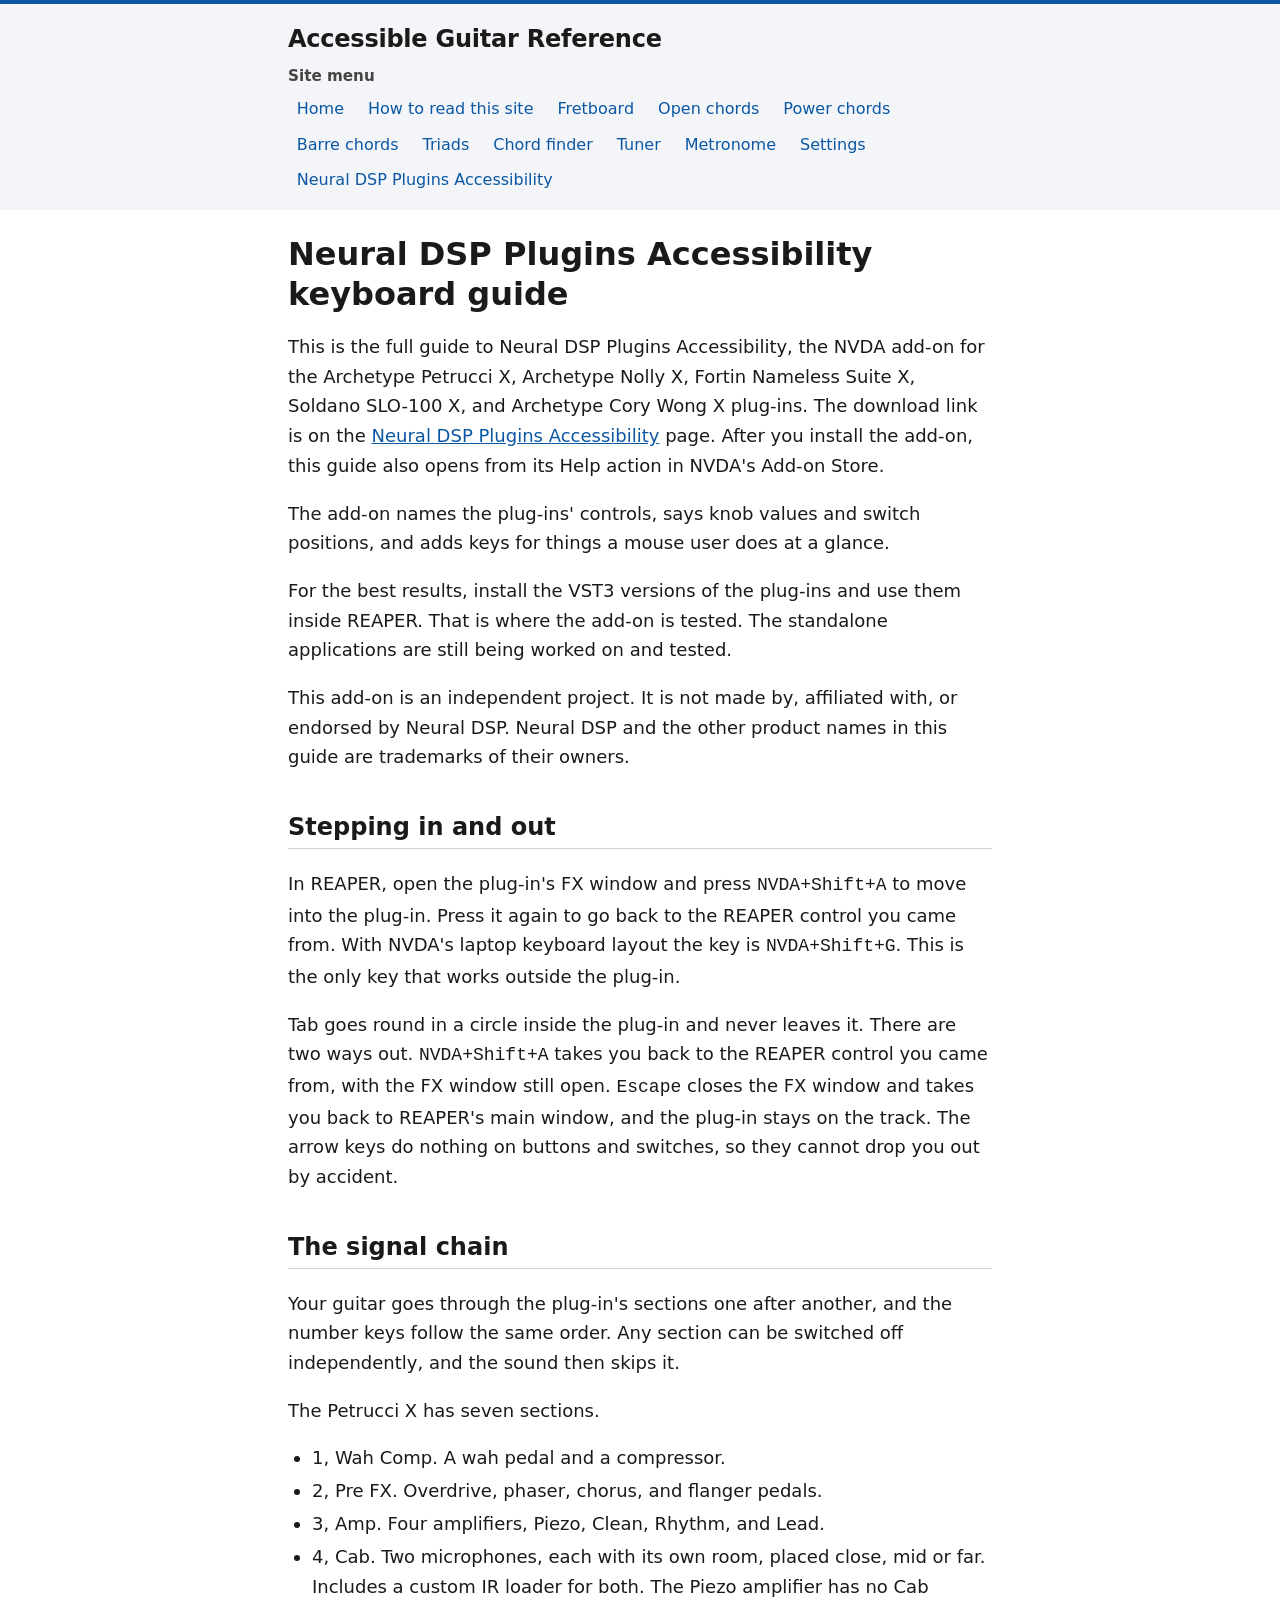
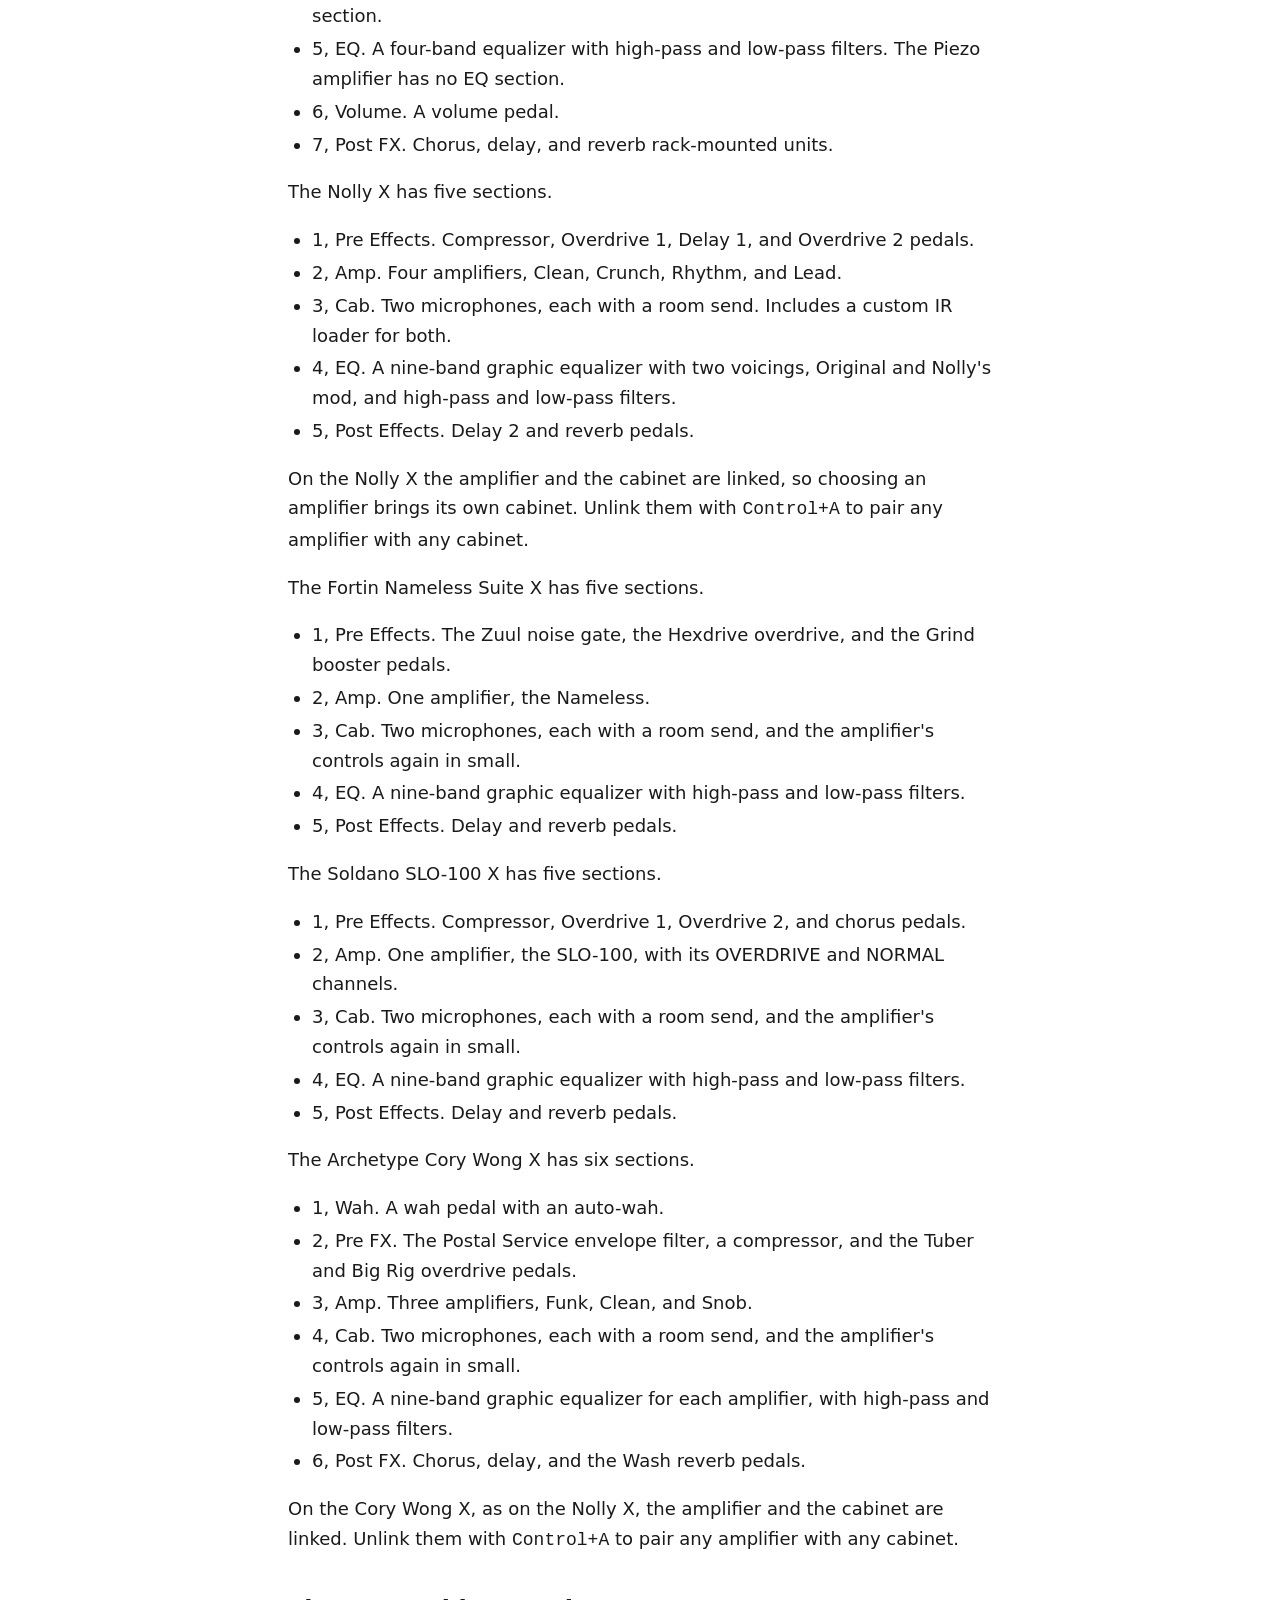
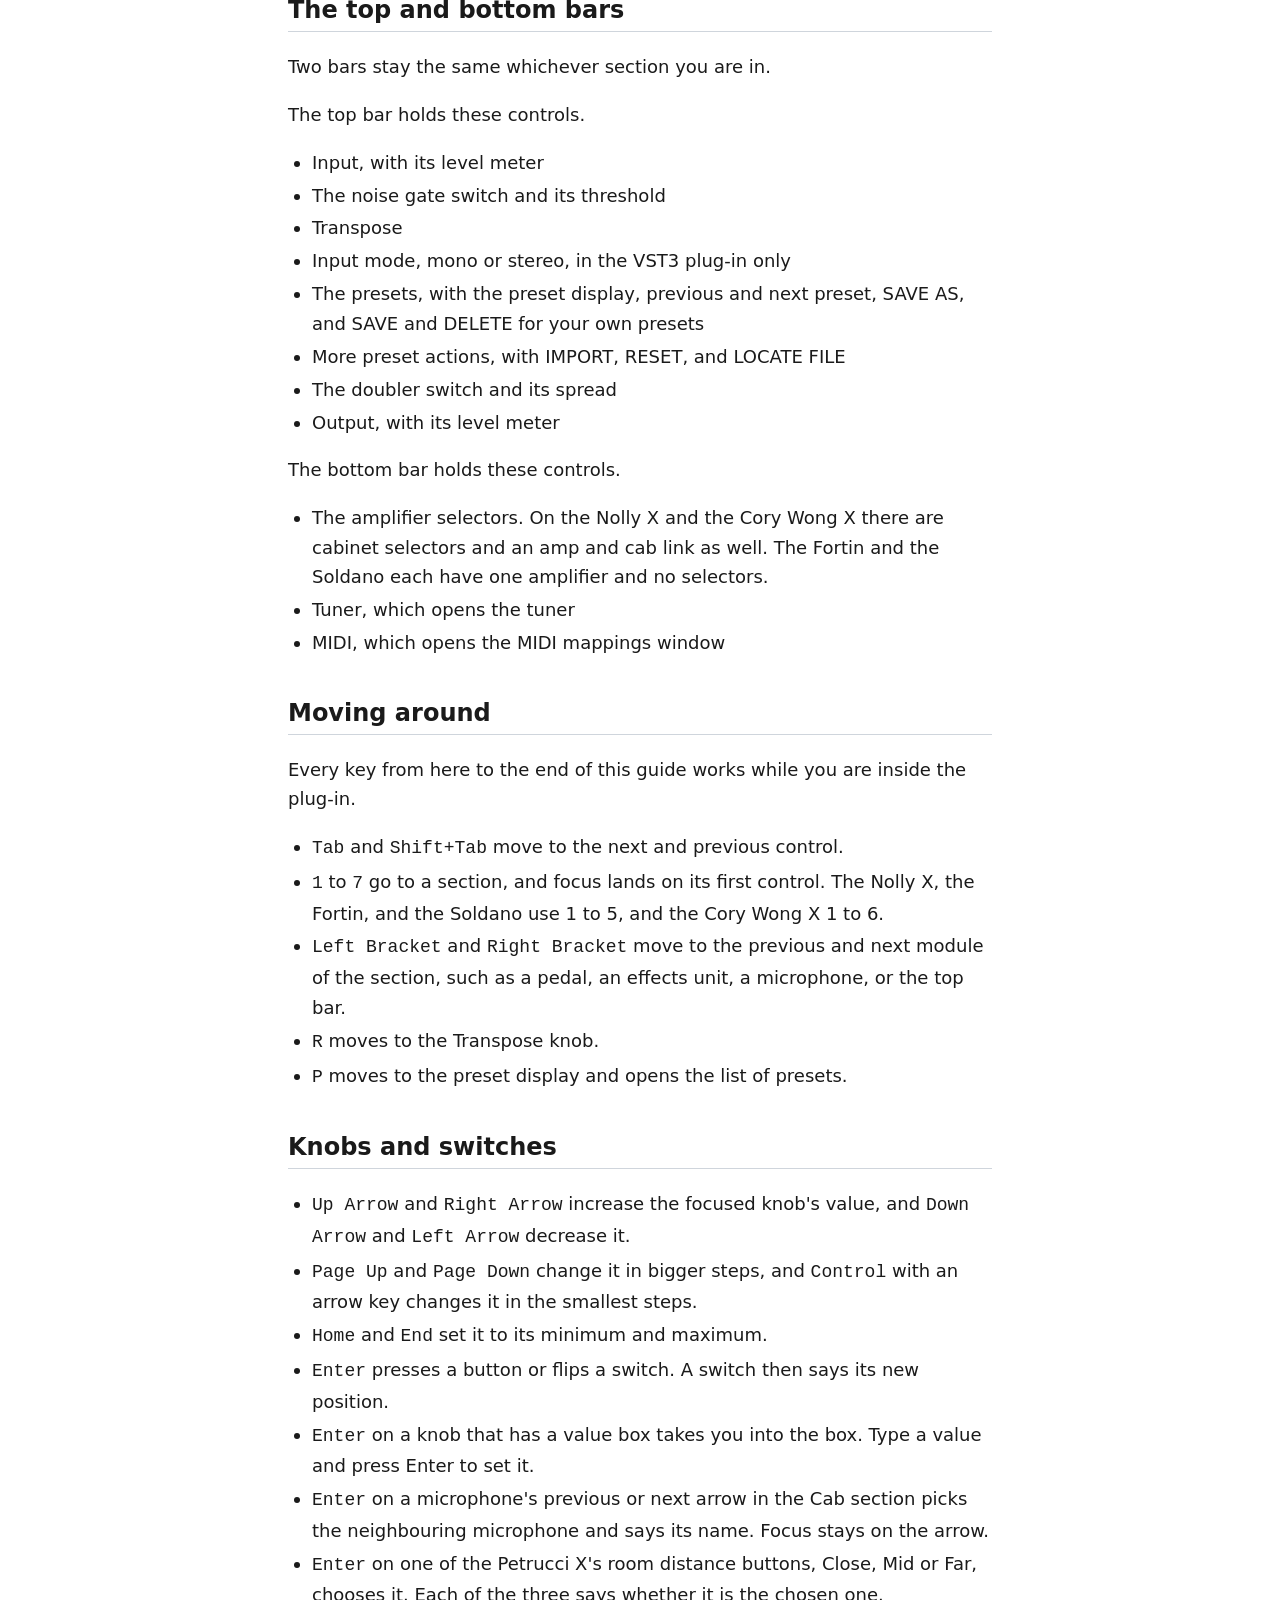
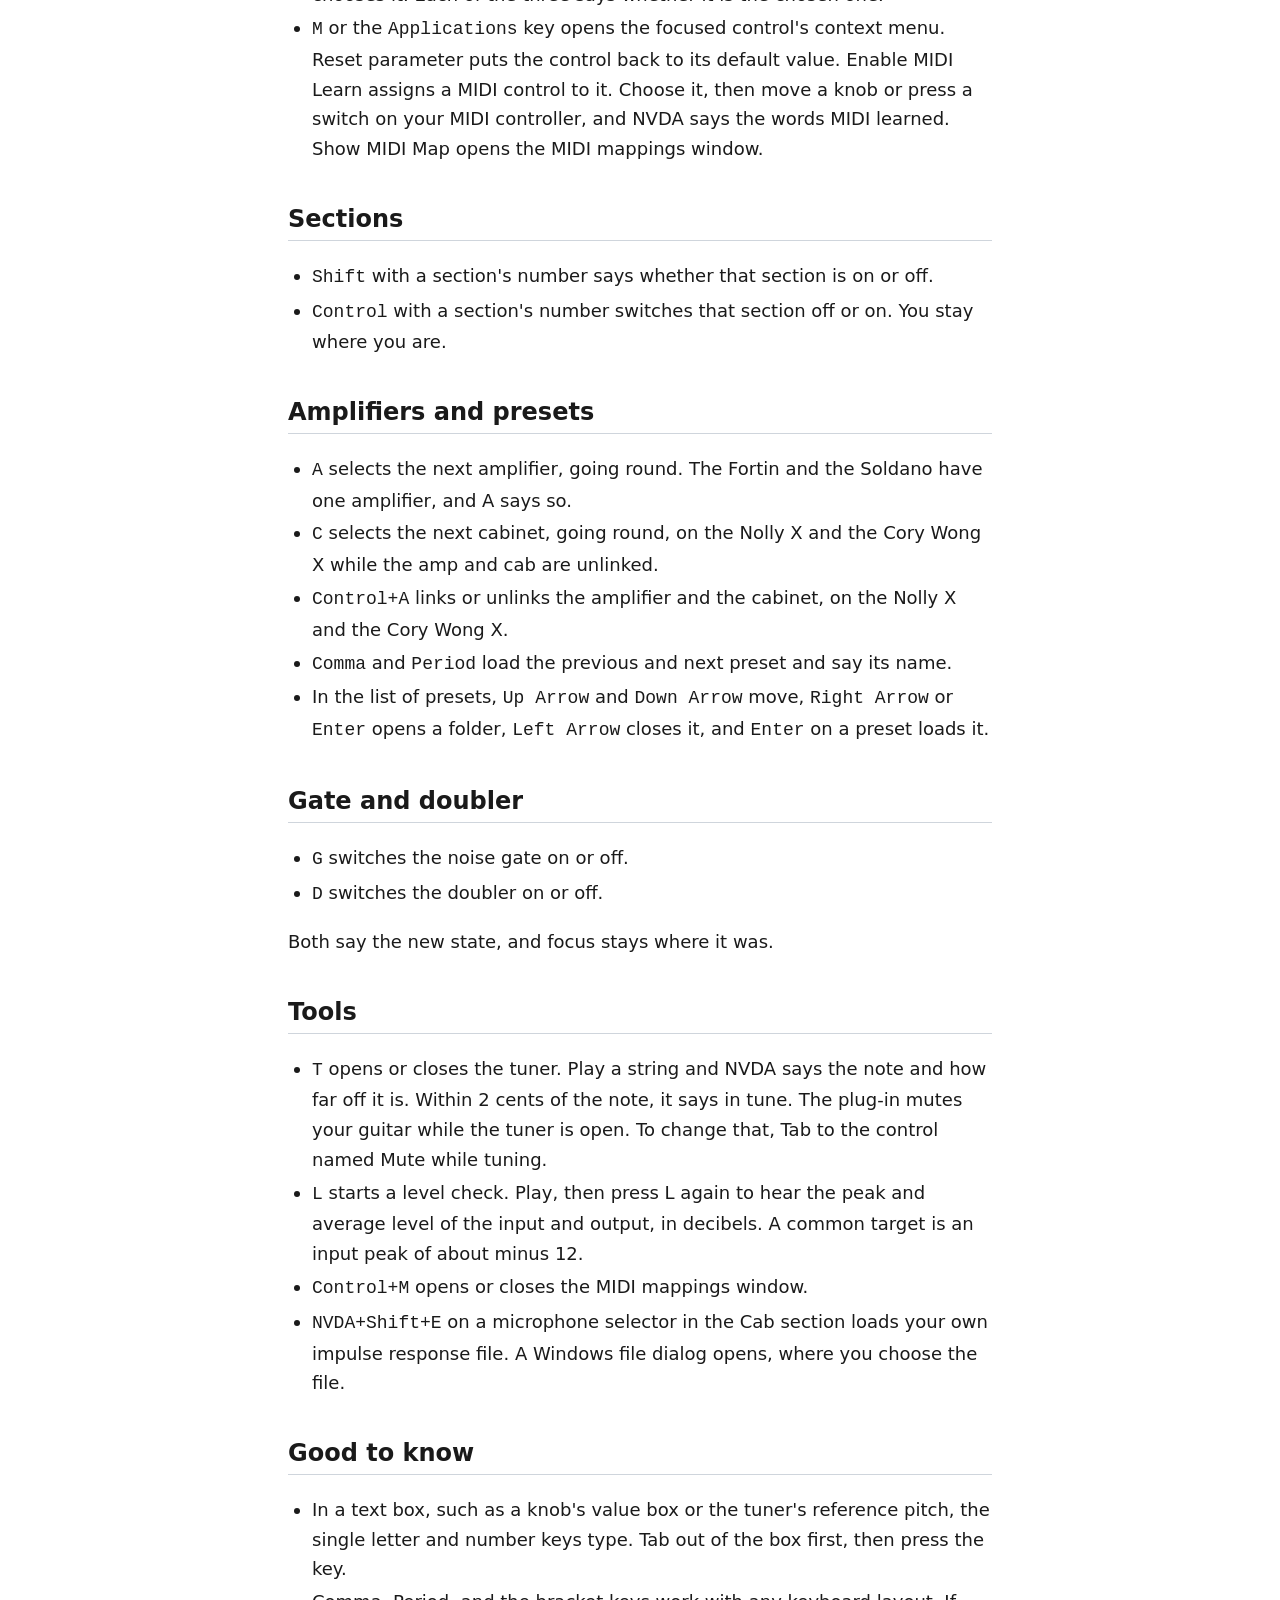
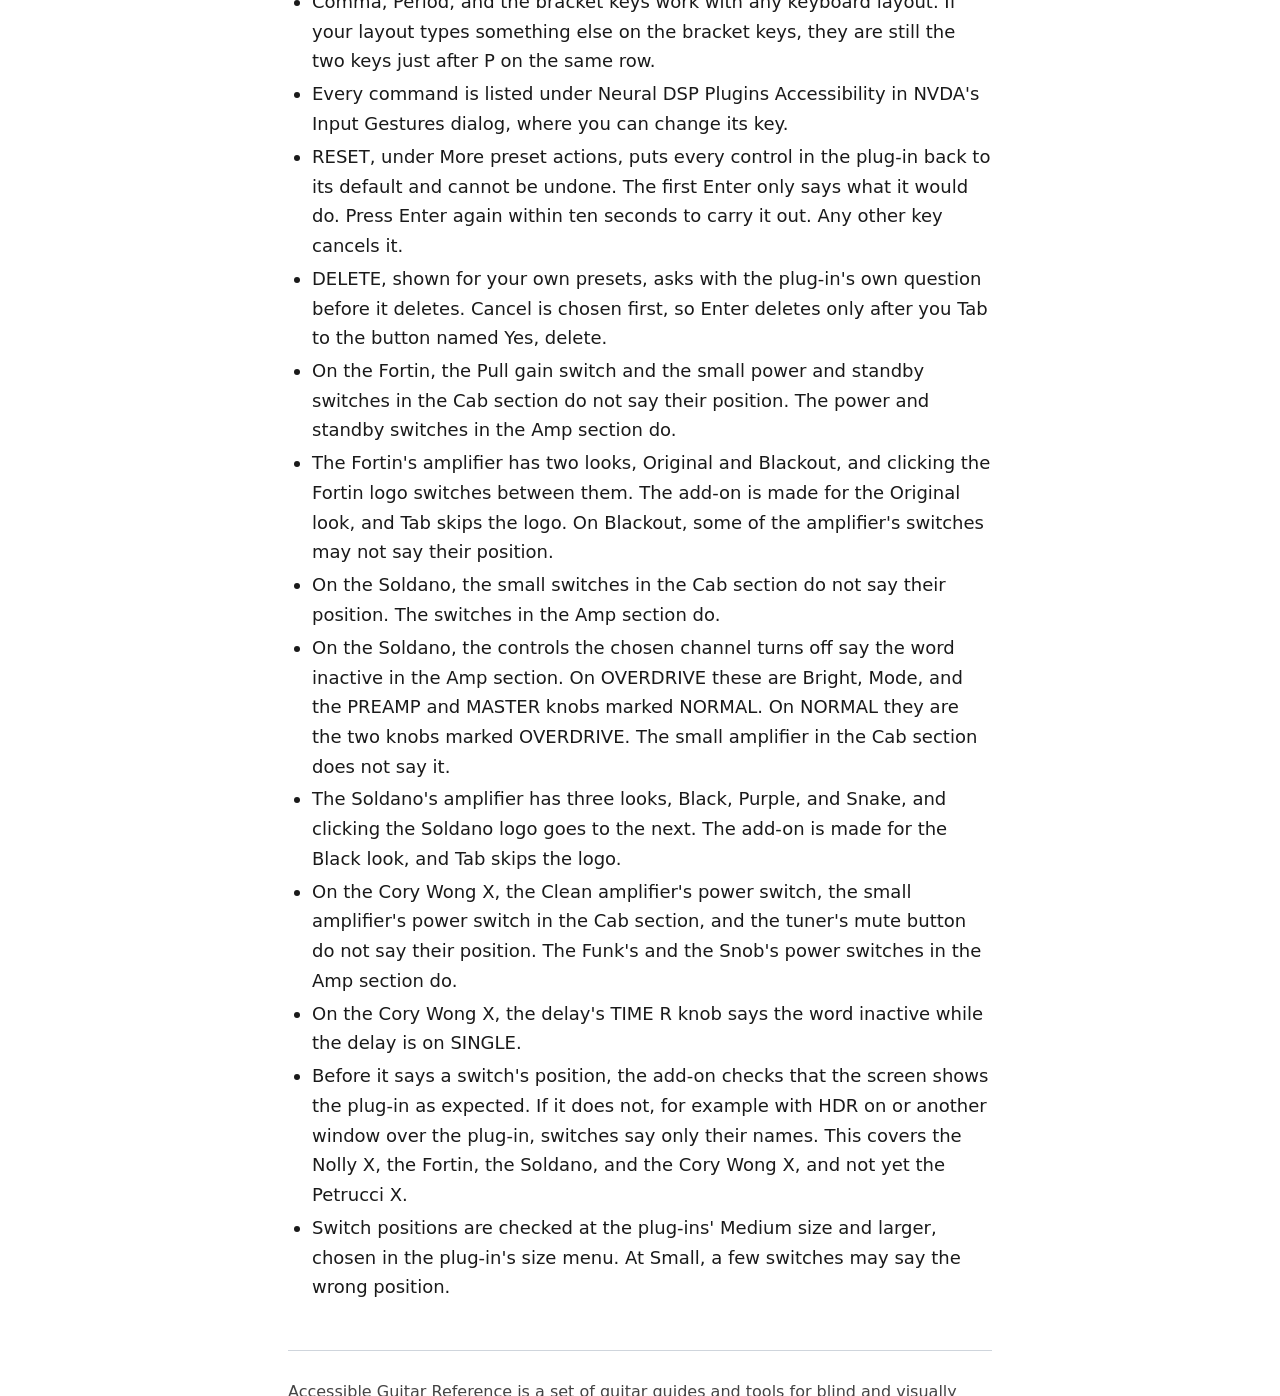
<file: neural-dsp-keyboard-guide.html>
<!DOCTYPE html>
<html lang="en">
<head>
<meta charset="utf-8">
<meta name="viewport" content="width=device-width, initial-scale=1">
<title>Neural DSP Plugins Accessibility keyboard guide — Accessible Guitar Reference</title>
<link rel="stylesheet" href="css/site.css">
</head>
<body>
<a class="skip-link" href="#main">Skip to main content</a>
<header>
  <p class="site-title">Accessible Guitar Reference</p>
  <nav aria-labelledby="site-menu-heading">
    <h2 id="site-menu-heading">Site menu</h2>
    <ul>
      <li><a href="index.html">Home</a></li>
      <li><a href="conventions.html">How to read this site</a></li>
      <li><a href="fretboard.html">Fretboard</a></li>
      <li><a href="open-chords.html">Open chords</a></li>
      <li><a href="power-chords.html">Power chords</a></li>
      <li><a href="barre-chords.html">Barre chords</a></li>
      <li><a href="triads.html">Triads</a></li>
      <li><a href="chord-finder.html">Chord finder</a></li>
      <li><a href="tuner.html">Tuner</a></li>
      <li><a href="metronome.html">Metronome</a></li>
      <li><a href="settings.html">Settings</a></li>
      <li><a href="neuraldsp.html">Neural DSP Plugins Accessibility</a></li>
    </ul>
  </nav>
</header>
<main id="main">
  <h1>Neural DSP Plugins Accessibility keyboard guide</h1>
  <p>This is the full guide to Neural DSP Plugins Accessibility, the NVDA add-on for the Archetype Petrucci X, Archetype Nolly X, Fortin Nameless Suite X, Soldano SLO-100 X, and Archetype Cory Wong X plug-ins. The download link is on the <a href="neuraldsp.html">Neural DSP Plugins Accessibility</a> page. After you install the add-on, this guide also opens from its Help action in NVDA's Add-on Store.</p>
  <p>The add-on names the plug-ins' controls, says knob values and switch positions, and adds keys for things a mouse user does at a glance.</p>
  <p>For the best results, install the VST3 versions of the plug-ins and use them inside REAPER. That is where the add-on is tested. The standalone applications are still being worked on and tested.</p>
  <p>This add-on is an independent project. It is not made by, affiliated with, or endorsed by Neural DSP. Neural DSP and the other product names in this guide are trademarks of their owners.</p>

  <h2>Stepping in and out</h2>
  <p>In REAPER, open the plug-in's FX window and press <kbd>NVDA+Shift+A</kbd> to move into the plug-in. Press it again to go back to the REAPER control you came from. With NVDA's laptop keyboard layout the key is <kbd>NVDA+Shift+G</kbd>. This is the only key that works outside the plug-in.</p>
  <p>Tab goes round in a circle inside the plug-in and never leaves it. There are two ways out. <kbd>NVDA+Shift+A</kbd> takes you back to the REAPER control you came from, with the FX window still open. <kbd>Escape</kbd> closes the FX window and takes you back to REAPER's main window, and the plug-in stays on the track. The arrow keys do nothing on buttons and switches, so they cannot drop you out by accident.</p>

  <h2>The signal chain</h2>
  <p>Your guitar goes through the plug-in's sections one after another, and the number keys follow the same order. Any section can be switched off independently, and the sound then skips it.</p>
  <p>The Petrucci X has seven sections.</p>
  <ul>
    <li>1, Wah Comp. A wah pedal and a compressor.</li>
    <li>2, Pre FX. Overdrive, phaser, chorus, and flanger pedals.</li>
    <li>3, Amp. Four amplifiers, Piezo, Clean, Rhythm, and Lead.</li>
    <li>4, Cab. Two microphones, each with its own room, placed close, mid or far. Includes a custom IR loader for both. The Piezo amplifier has no Cab section.</li>
    <li>5, EQ. A four-band equalizer with high-pass and low-pass filters. The Piezo amplifier has no EQ section.</li>
    <li>6, Volume. A volume pedal.</li>
    <li>7, Post FX. Chorus, delay, and reverb rack-mounted units.</li>
  </ul>
  <p>The Nolly X has five sections.</p>
  <ul>
    <li>1, Pre Effects. Compressor, Overdrive 1, Delay 1, and Overdrive 2 pedals.</li>
    <li>2, Amp. Four amplifiers, Clean, Crunch, Rhythm, and Lead.</li>
    <li>3, Cab. Two microphones, each with a room send. Includes a custom IR loader for both.</li>
    <li>4, EQ. A nine-band graphic equalizer with two voicings, Original and Nolly's mod, and high-pass and low-pass filters.</li>
    <li>5, Post Effects. Delay 2 and reverb pedals.</li>
  </ul>
  <p>On the Nolly X the amplifier and the cabinet are linked, so choosing an amplifier brings its own cabinet. Unlink them with <kbd>Control+A</kbd> to pair any amplifier with any cabinet.</p>
  <p>The Fortin Nameless Suite X has five sections.</p>
  <ul>
    <li>1, Pre Effects. The Zuul noise gate, the Hexdrive overdrive, and the Grind booster pedals.</li>
    <li>2, Amp. One amplifier, the Nameless.</li>
    <li>3, Cab. Two microphones, each with a room send, and the amplifier's controls again in small.</li>
    <li>4, EQ. A nine-band graphic equalizer with high-pass and low-pass filters.</li>
    <li>5, Post Effects. Delay and reverb pedals.</li>
  </ul>
  <p>The Soldano SLO-100 X has five sections.</p>
  <ul>
    <li>1, Pre Effects. Compressor, Overdrive 1, Overdrive 2, and chorus pedals.</li>
    <li>2, Amp. One amplifier, the SLO-100, with its OVERDRIVE and NORMAL channels.</li>
    <li>3, Cab. Two microphones, each with a room send, and the amplifier's controls again in small.</li>
    <li>4, EQ. A nine-band graphic equalizer with high-pass and low-pass filters.</li>
    <li>5, Post Effects. Delay and reverb pedals.</li>
  </ul>
  <p>The Archetype Cory Wong X has six sections.</p>
  <ul>
    <li>1, Wah. A wah pedal with an auto-wah.</li>
    <li>2, Pre FX. The Postal Service envelope filter, a compressor, and the Tuber and Big Rig overdrive pedals.</li>
    <li>3, Amp. Three amplifiers, Funk, Clean, and Snob.</li>
    <li>4, Cab. Two microphones, each with a room send, and the amplifier's controls again in small.</li>
    <li>5, EQ. A nine-band graphic equalizer for each amplifier, with high-pass and low-pass filters.</li>
    <li>6, Post FX. Chorus, delay, and the Wash reverb pedals.</li>
  </ul>
  <p>On the Cory Wong X, as on the Nolly X, the amplifier and the cabinet are linked. Unlink them with <kbd>Control+A</kbd> to pair any amplifier with any cabinet.</p>

  <h2>The top and bottom bars</h2>
  <p>Two bars stay the same whichever section you are in.</p>
  <p>The top bar holds these controls.</p>
  <ul>
    <li>Input, with its level meter</li>
    <li>The noise gate switch and its threshold</li>
    <li>Transpose</li>
    <li>Input mode, mono or stereo, in the VST3 plug-in only</li>
    <li>The presets, with the preset display, previous and next preset, SAVE AS, and SAVE and DELETE for your own presets</li>
    <li>More preset actions, with IMPORT, RESET, and LOCATE FILE</li>
    <li>The doubler switch and its spread</li>
    <li>Output, with its level meter</li>
  </ul>
  <p>The bottom bar holds these controls.</p>
  <ul>
    <li>The amplifier selectors. On the Nolly X and the Cory Wong X there are cabinet selectors and an amp and cab link as well. The Fortin and the Soldano each have one amplifier and no selectors.</li>
    <li>Tuner, which opens the tuner</li>
    <li>MIDI, which opens the MIDI mappings window</li>
  </ul>

  <h2>Moving around</h2>
  <p>Every key from here to the end of this guide works while you are inside the plug-in.</p>
  <ul>
    <li><kbd>Tab</kbd> and <kbd>Shift+Tab</kbd> move to the next and previous control.</li>
    <li><kbd>1</kbd> to <kbd>7</kbd> go to a section, and focus lands on its first control. The Nolly X, the Fortin, and the Soldano use 1 to 5, and the Cory Wong X 1 to 6.</li>
    <li><kbd>Left Bracket</kbd> and <kbd>Right Bracket</kbd> move to the previous and next module of the section, such as a pedal, an effects unit, a microphone, or the top bar.</li>
    <li><kbd>R</kbd> moves to the Transpose knob.</li>
    <li><kbd>P</kbd> moves to the preset display and opens the list of presets.</li>
  </ul>

  <h2>Knobs and switches</h2>
  <ul>
    <li><kbd>Up Arrow</kbd> and <kbd>Right Arrow</kbd> increase the focused knob's value, and <kbd>Down Arrow</kbd> and <kbd>Left Arrow</kbd> decrease it.</li>
    <li><kbd>Page Up</kbd> and <kbd>Page Down</kbd> change it in bigger steps, and <kbd>Control</kbd> with an arrow key changes it in the smallest steps.</li>
    <li><kbd>Home</kbd> and <kbd>End</kbd> set it to its minimum and maximum.</li>
    <li><kbd>Enter</kbd> presses a button or flips a switch. A switch then says its new position.</li>
    <li><kbd>Enter</kbd> on a knob that has a value box takes you into the box. Type a value and press Enter to set it.</li>
    <li><kbd>Enter</kbd> on a microphone's previous or next arrow in the Cab section picks the neighbouring microphone and says its name. Focus stays on the arrow.</li>
    <li><kbd>Enter</kbd> on one of the Petrucci X's room distance buttons, Close, Mid or Far, chooses it. Each of the three says whether it is the chosen one.</li>
    <li><kbd>M</kbd> or the <kbd>Applications</kbd> key opens the focused control's context menu. Reset parameter puts the control back to its default value. Enable MIDI Learn assigns a MIDI control to it. Choose it, then move a knob or press a switch on your MIDI controller, and NVDA says the words MIDI learned. Show MIDI Map opens the MIDI mappings window.</li>
  </ul>

  <h2>Sections</h2>
  <ul>
    <li><kbd>Shift</kbd> with a section's number says whether that section is on or off.</li>
    <li><kbd>Control</kbd> with a section's number switches that section off or on. You stay where you are.</li>
  </ul>

  <h2>Amplifiers and presets</h2>
  <ul>
    <li><kbd>A</kbd> selects the next amplifier, going round. The Fortin and the Soldano have one amplifier, and A says so.</li>
    <li><kbd>C</kbd> selects the next cabinet, going round, on the Nolly X and the Cory Wong X while the amp and cab are unlinked.</li>
    <li><kbd>Control+A</kbd> links or unlinks the amplifier and the cabinet, on the Nolly X and the Cory Wong X.</li>
    <li><kbd>Comma</kbd> and <kbd>Period</kbd> load the previous and next preset and say its name.</li>
    <li>In the list of presets, <kbd>Up Arrow</kbd> and <kbd>Down Arrow</kbd> move, <kbd>Right Arrow</kbd> or <kbd>Enter</kbd> opens a folder, <kbd>Left Arrow</kbd> closes it, and <kbd>Enter</kbd> on a preset loads it.</li>
  </ul>

  <h2>Gate and doubler</h2>
  <ul>
    <li><kbd>G</kbd> switches the noise gate on or off.</li>
    <li><kbd>D</kbd> switches the doubler on or off.</li>
  </ul>
  <p>Both say the new state, and focus stays where it was.</p>

  <h2>Tools</h2>
  <ul>
    <li><kbd>T</kbd> opens or closes the tuner. Play a string and NVDA says the note and how far off it is. Within 2 cents of the note, it says in tune. The plug-in mutes your guitar while the tuner is open. To change that, Tab to the control named Mute while tuning.</li>
    <li><kbd>L</kbd> starts a level check. Play, then press L again to hear the peak and average level of the input and output, in decibels. A common target is an input peak of about minus 12.</li>
    <li><kbd>Control+M</kbd> opens or closes the MIDI mappings window.</li>
    <li><kbd>NVDA+Shift+E</kbd> on a microphone selector in the Cab section loads your own impulse response file. A Windows file dialog opens, where you choose the file.</li>
  </ul>

  <h2>Good to know</h2>
  <ul>
    <li>In a text box, such as a knob's value box or the tuner's reference pitch, the single letter and number keys type. Tab out of the box first, then press the key.</li>
    <li>Comma, Period, and the bracket keys work with any keyboard layout. If your layout types something else on the bracket keys, they are still the two keys just after P on the same row.</li>
    <li>Every command is listed under Neural DSP Plugins Accessibility in NVDA's Input Gestures dialog, where you can change its key.</li>
    <li>RESET, under More preset actions, puts every control in the plug-in back to its default and cannot be undone. The first Enter only says what it would do. Press Enter again within ten seconds to carry it out. Any other key cancels it.</li>
    <li>DELETE, shown for your own presets, asks with the plug-in's own question before it deletes. Cancel is chosen first, so Enter deletes only after you Tab to the button named Yes, delete.</li>
    <li>On the Fortin, the Pull gain switch and the small power and standby switches in the Cab section do not say their position. The power and standby switches in the Amp section do.</li>
    <li>The Fortin's amplifier has two looks, Original and Blackout, and clicking the Fortin logo switches between them. The add-on is made for the Original look, and Tab skips the logo. On Blackout, some of the amplifier's switches may not say their position.</li>
    <li>On the Soldano, the small switches in the Cab section do not say their position. The switches in the Amp section do.</li>
    <li>On the Soldano, the controls the chosen channel turns off say the word inactive in the Amp section. On OVERDRIVE these are Bright, Mode, and the PREAMP and MASTER knobs marked NORMAL. On NORMAL they are the two knobs marked OVERDRIVE. The small amplifier in the Cab section does not say it.</li>
    <li>The Soldano's amplifier has three looks, Black, Purple, and Snake, and clicking the Soldano logo goes to the next. The add-on is made for the Black look, and Tab skips the logo.</li>
    <li>On the Cory Wong X, the Clean amplifier's power switch, the small amplifier's power switch in the Cab section, and the tuner's mute button do not say their position. The Funk's and the Snob's power switches in the Amp section do.</li>
    <li>On the Cory Wong X, the delay's TIME R knob says the word inactive while the delay is on SINGLE.</li>
    <li>Before it says a switch's position, the add-on checks that the screen shows the plug-in as expected. If it does not, for example with HDR on or another window over the plug-in, switches say only their names. This covers the Nolly X, the Fortin, the Soldano, and the Cory Wong X, and not yet the Petrucci X.</li>
    <li>Switch positions are checked at the plug-ins' Medium size and larger, chosen in the plug-in's size menu. At Small, a few switches may say the wrong position.</li>
  </ul>
</main>
<footer>
  <p>Accessible Guitar Reference is a set of guitar guides and tools for blind and visually impaired players.</p>
</footer>
</body>
</html>
</file>
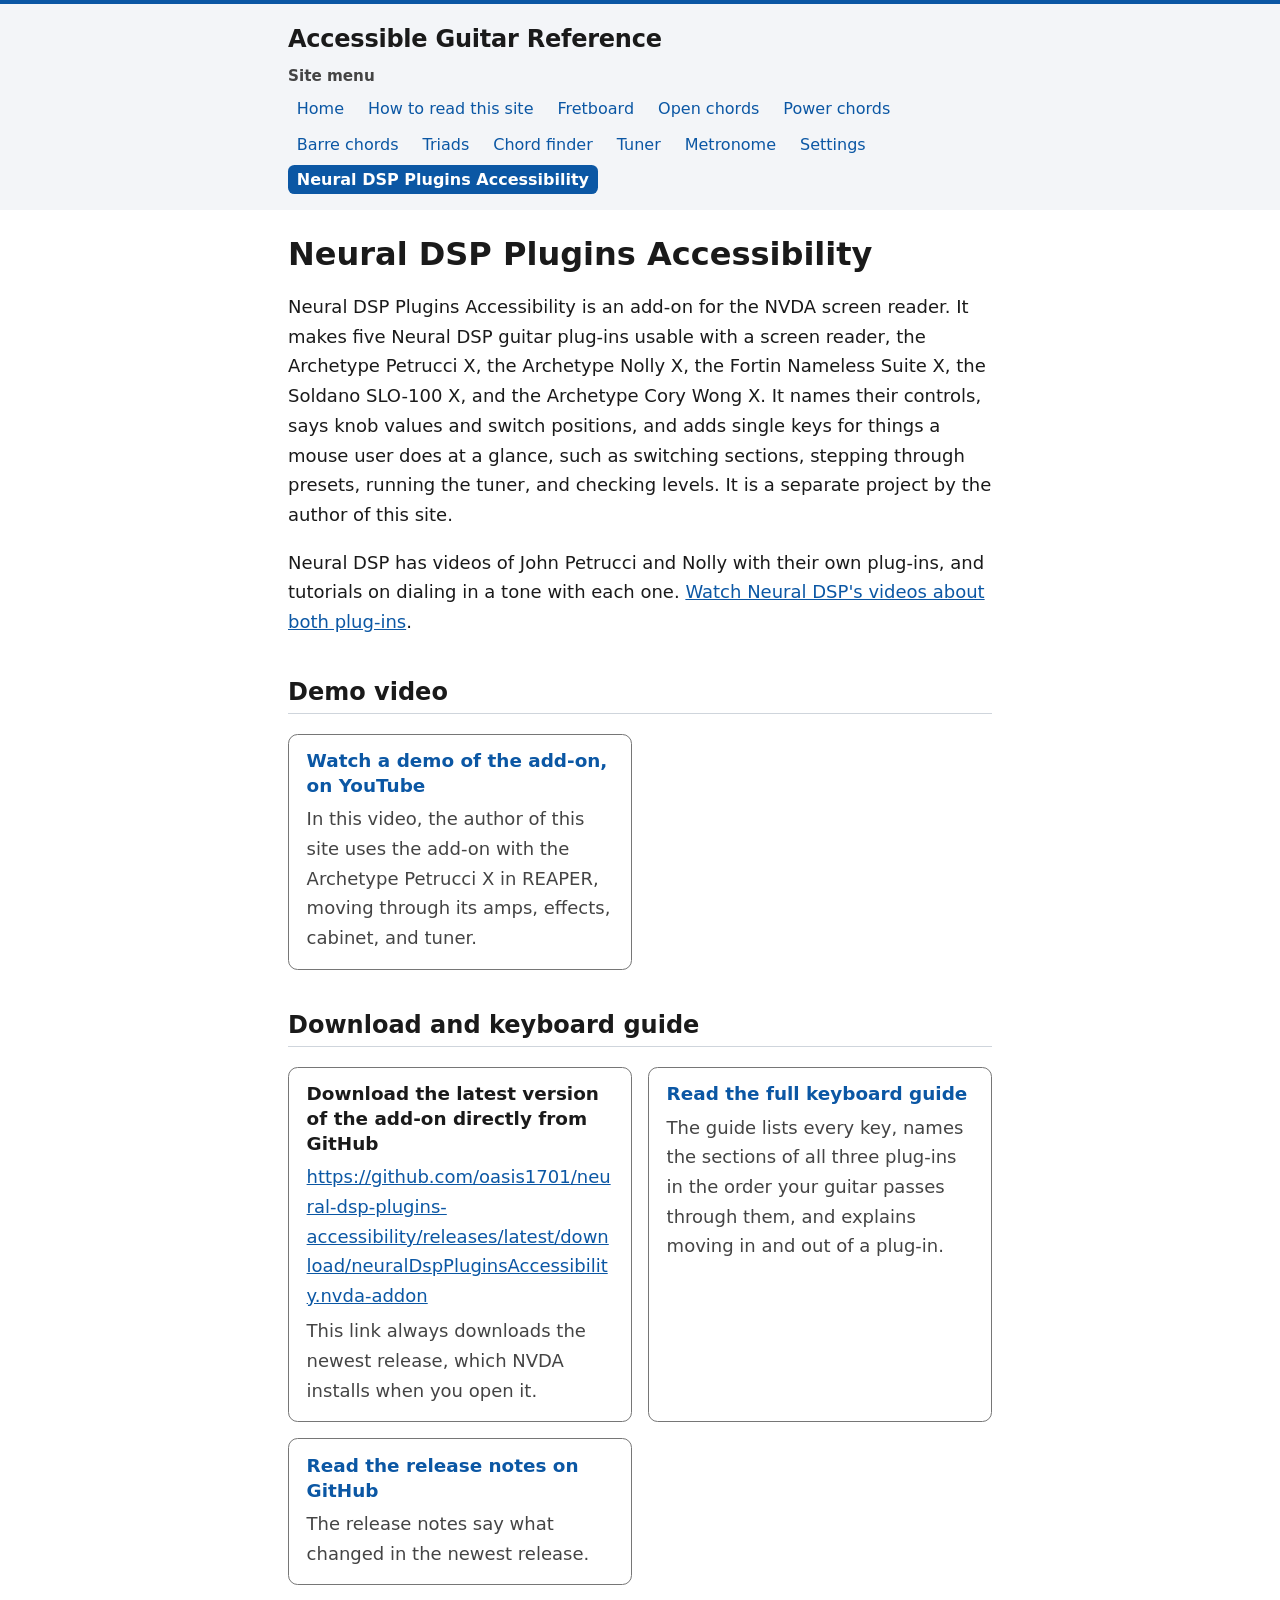
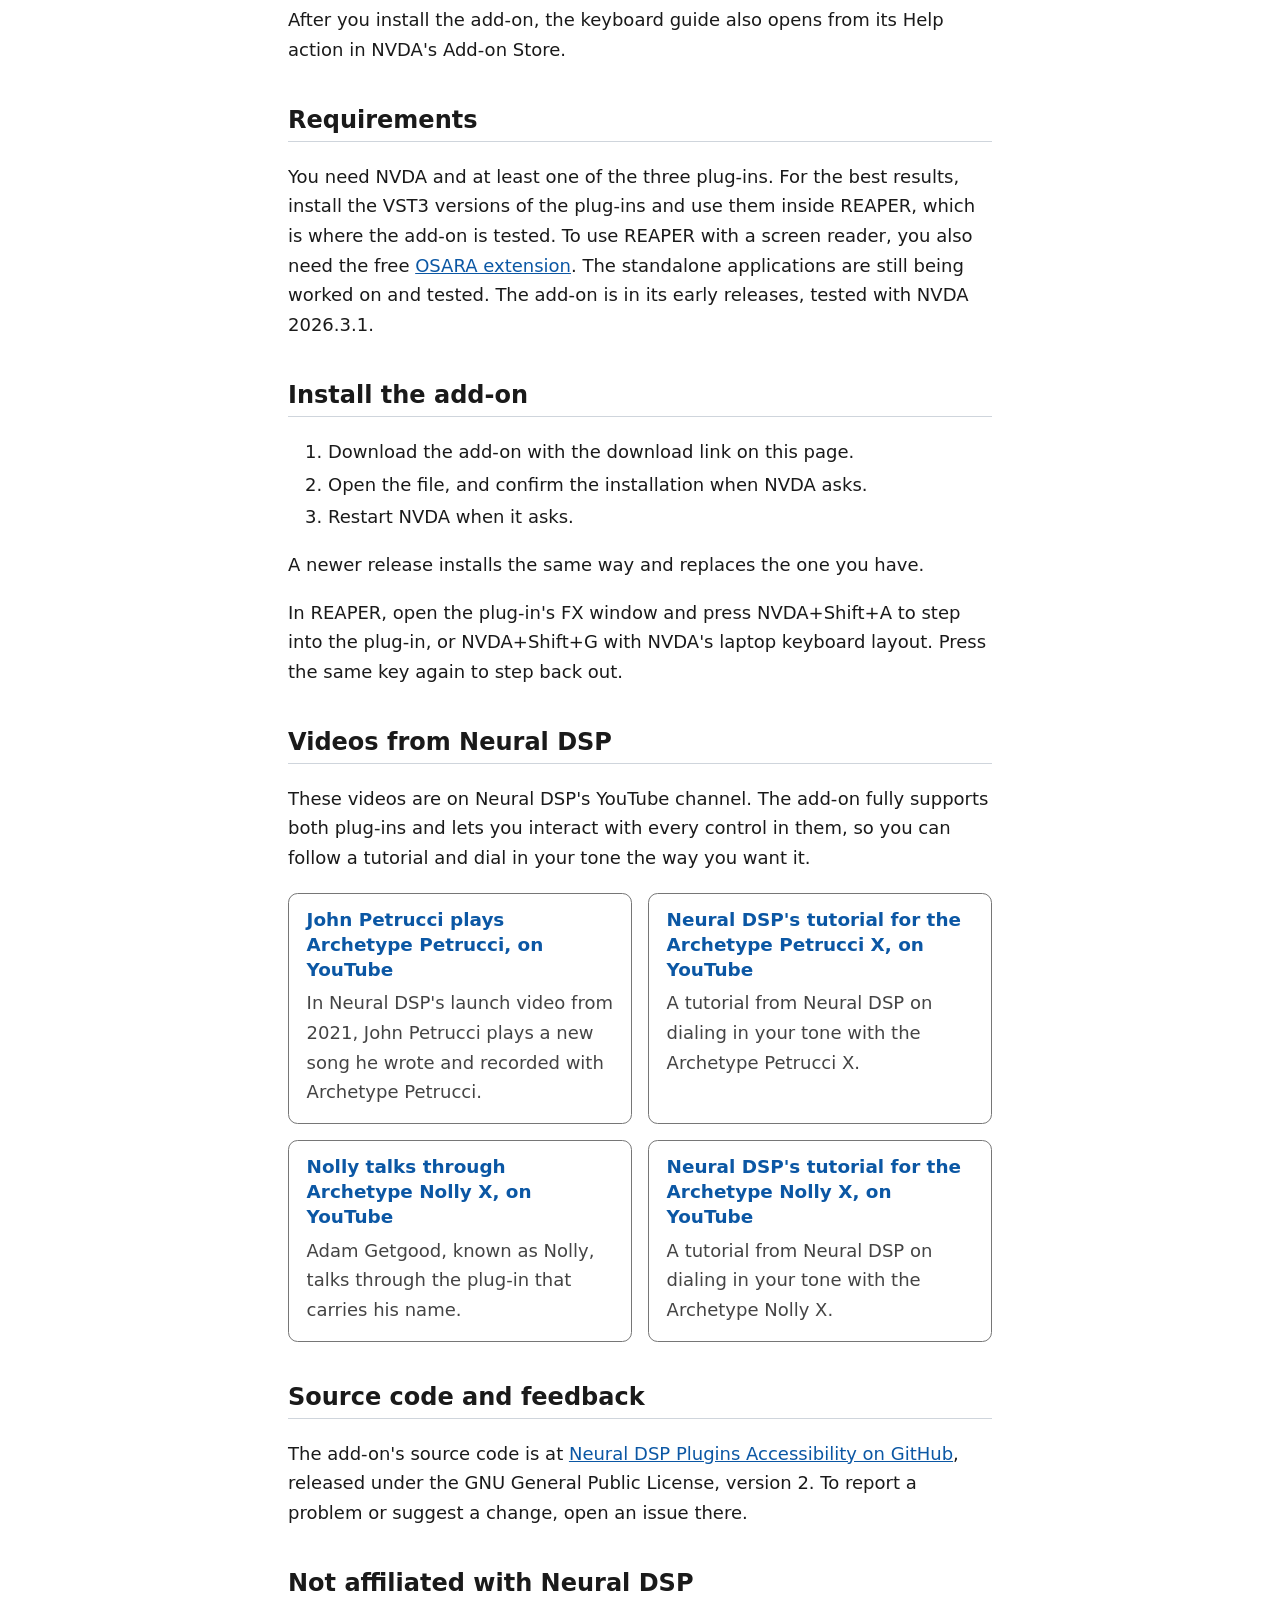
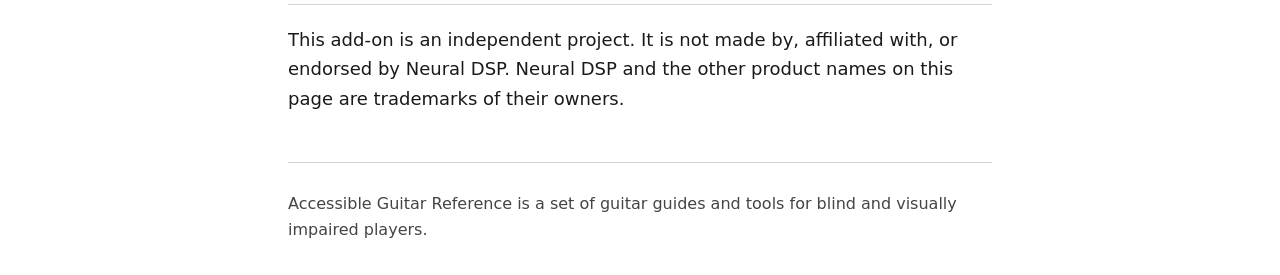
<file: neural-dsp-plugins-accessibility.html>
<!DOCTYPE html>
<html lang="en">
<head>
<meta charset="utf-8">
<meta name="viewport" content="width=device-width, initial-scale=1">
<title>Neural DSP Plugins Accessibility has moved — Accessible Guitar Reference</title>
<!-- The Neural DSP Plugins Accessibility page now lives at neuraldsp.html.
     This file keeps the old address working, so do not delete it. The script
     keeps any heading link after the hash; the meta refresh is the fallback. -->
<script>location.replace("neuraldsp.html" + location.hash);</script>
<meta http-equiv="refresh" content="0; url=neuraldsp.html">
<link rel="stylesheet" href="css/site.css">
</head>
<body>
<main id="main">
  <h1>Neural DSP Plugins Accessibility has moved</h1>
  <p>This page has a new address. Go to <a href="neuraldsp.html">Neural DSP Plugins Accessibility</a>.</p>
</main>
</body>
</html>
</file>
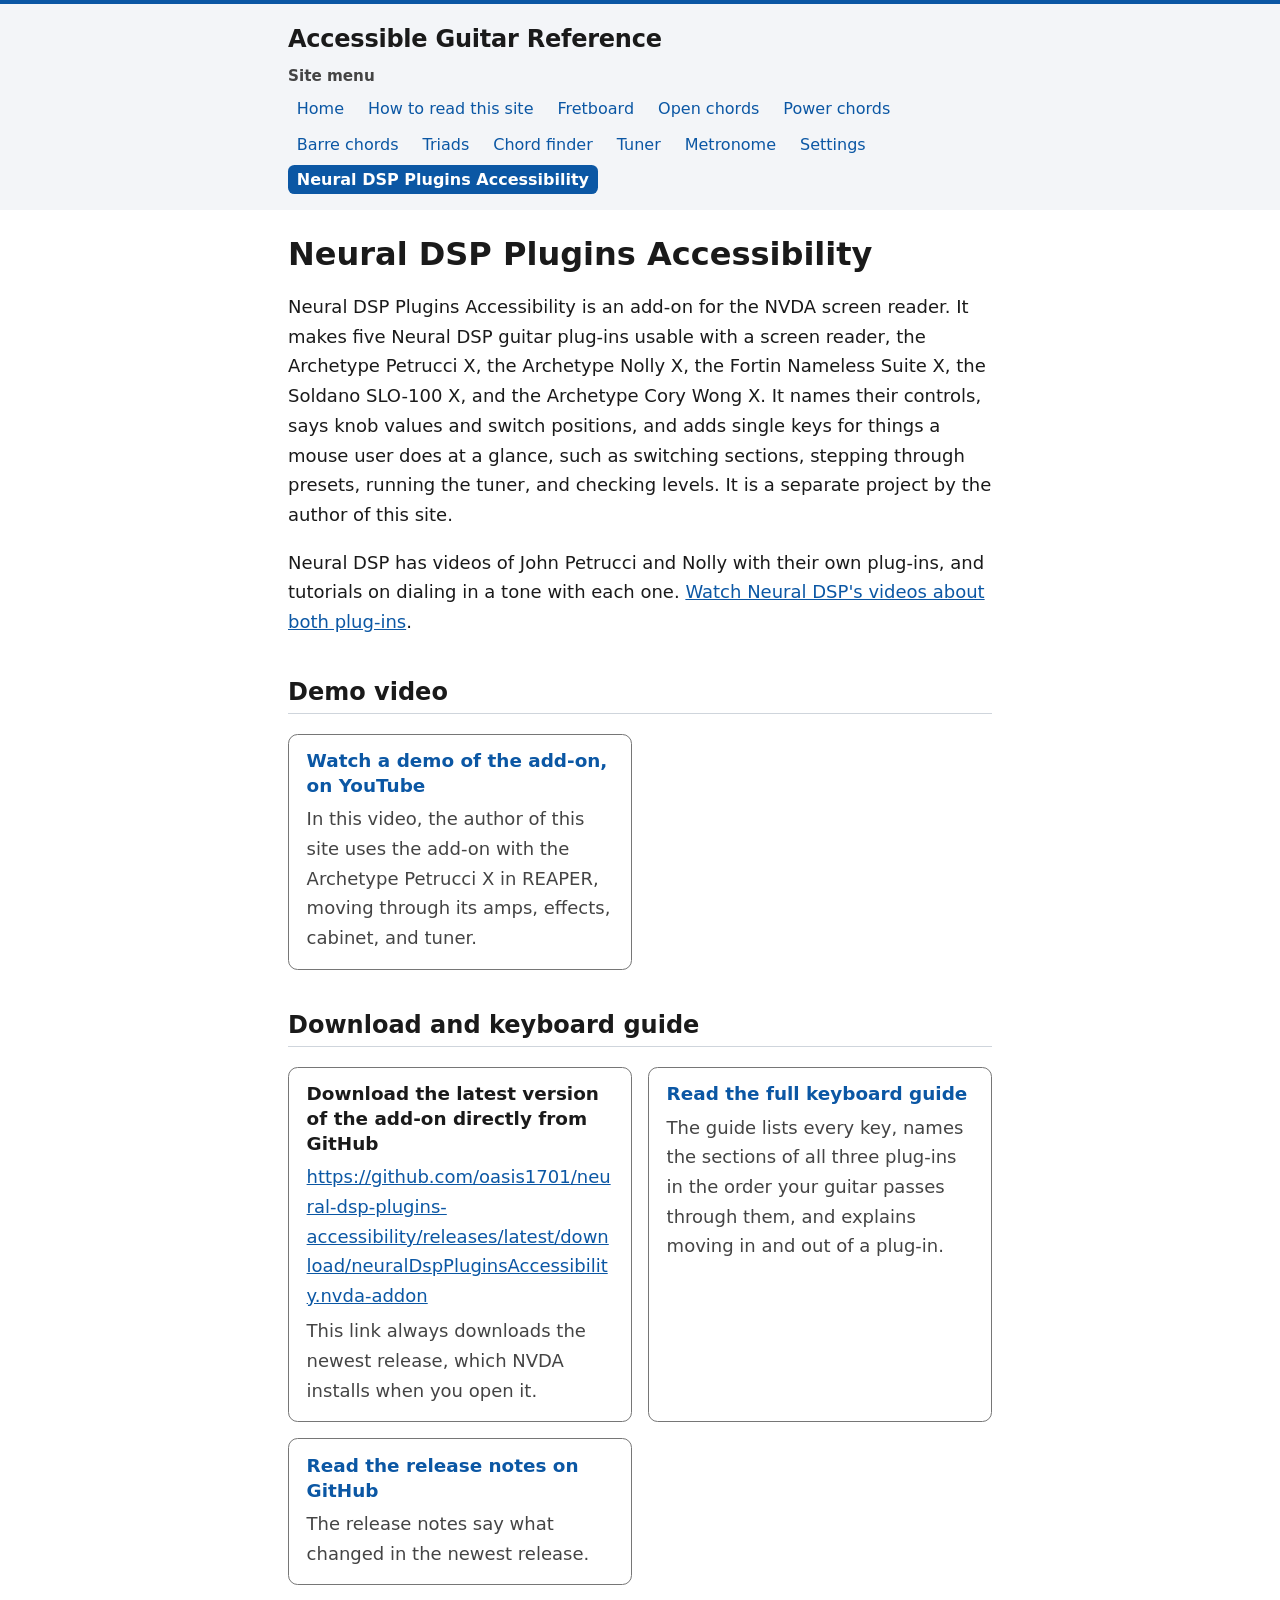
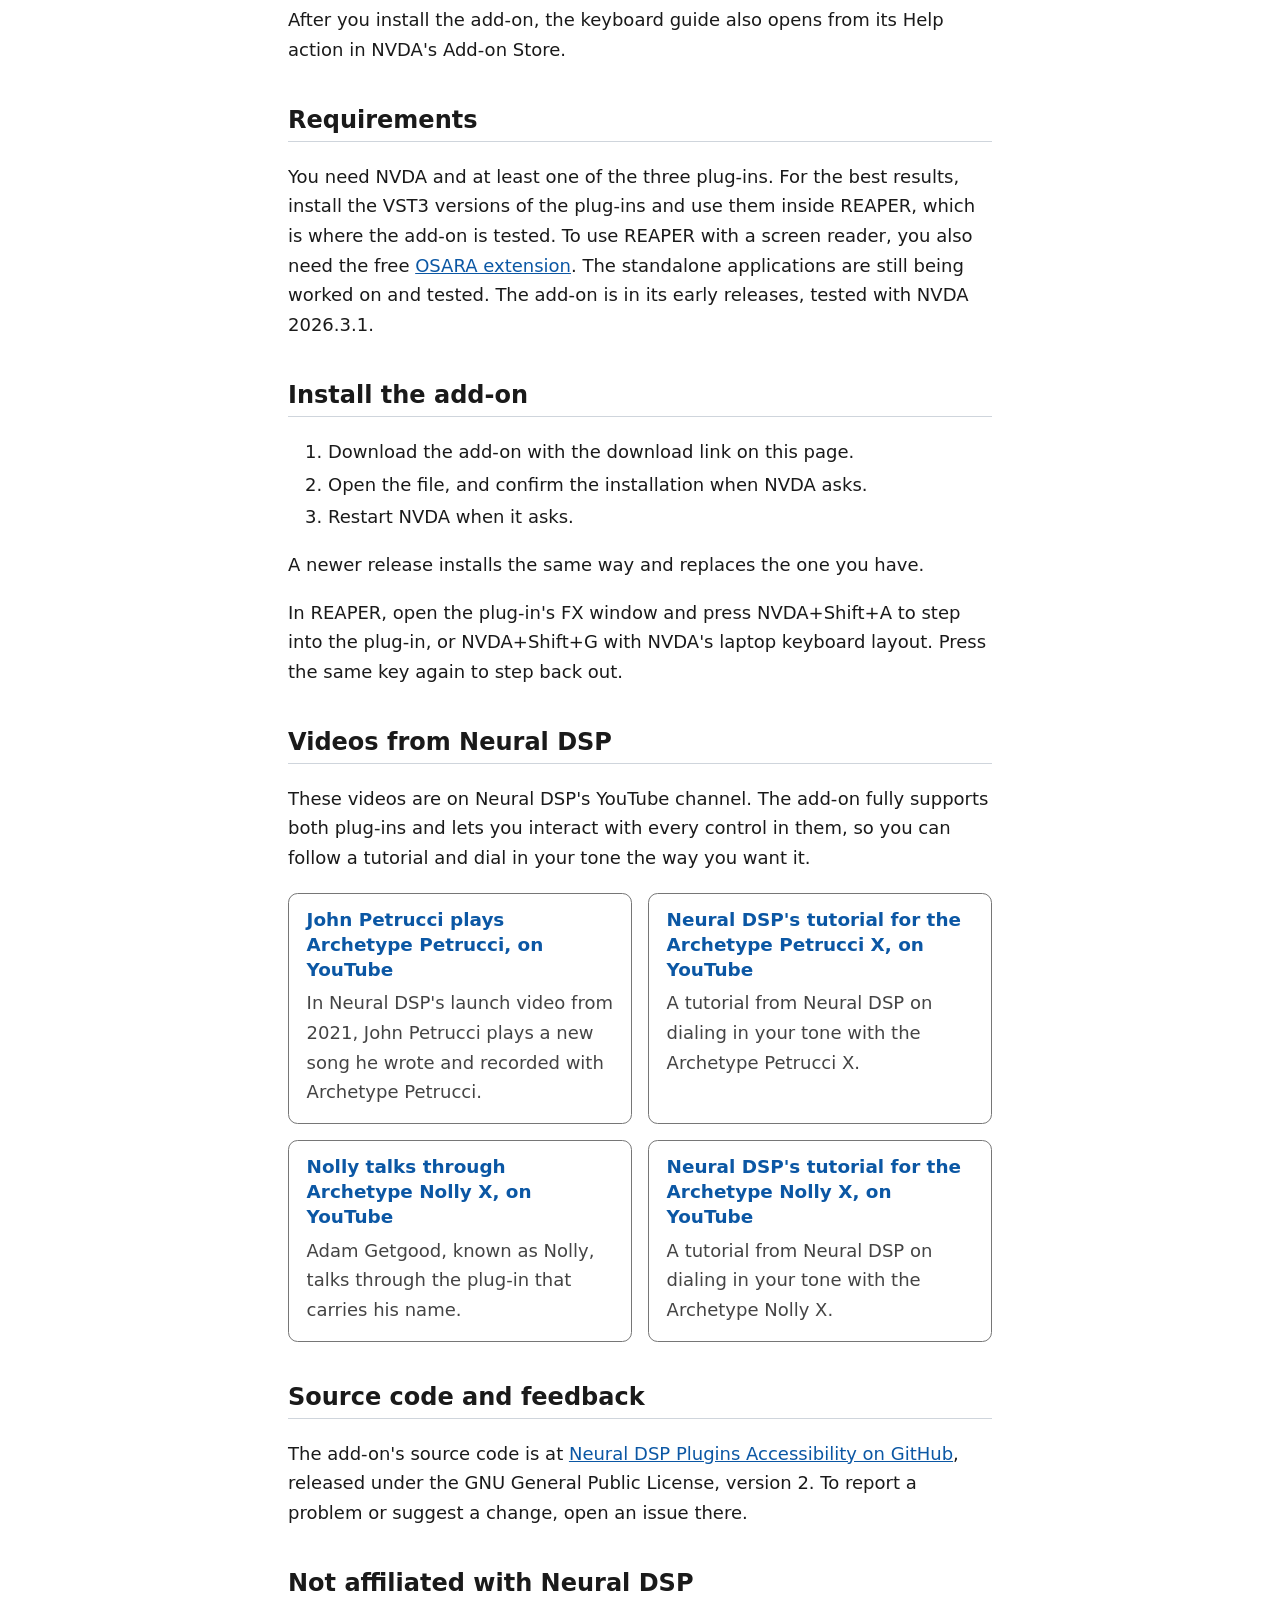
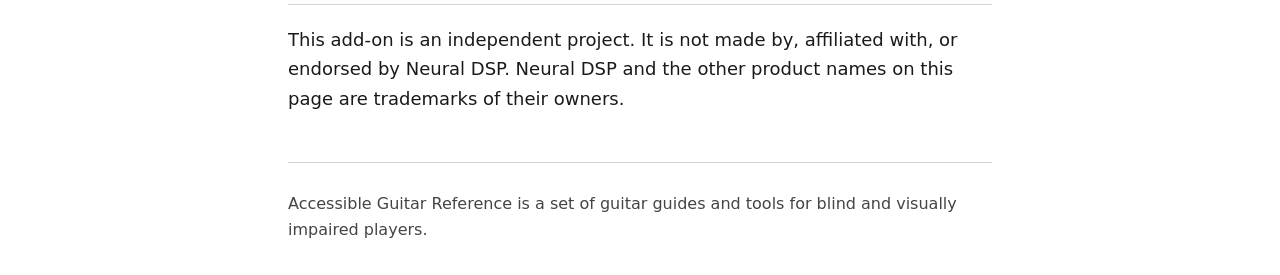
<file: neuraldsp.html>
<!DOCTYPE html>
<html lang="en">
<head>
<meta charset="utf-8">
<meta name="viewport" content="width=device-width, initial-scale=1">
<title>Neural DSP Plugins Accessibility — Accessible Guitar Reference</title>
<link rel="stylesheet" href="css/site.css">
</head>
<body>
<a class="skip-link" href="#main">Skip to main content</a>
<header>
  <p class="site-title">Accessible Guitar Reference</p>
  <nav aria-labelledby="site-menu-heading">
    <h2 id="site-menu-heading">Site menu</h2>
    <ul>
      <li><a href="index.html">Home</a></li>
      <li><a href="conventions.html">How to read this site</a></li>
      <li><a href="fretboard.html">Fretboard</a></li>
      <li><a href="open-chords.html">Open chords</a></li>
      <li><a href="power-chords.html">Power chords</a></li>
      <li><a href="barre-chords.html">Barre chords</a></li>
      <li><a href="triads.html">Triads</a></li>
      <li><a href="chord-finder.html">Chord finder</a></li>
      <li><a href="tuner.html">Tuner</a></li>
      <li><a href="metronome.html">Metronome</a></li>
      <li><a href="settings.html">Settings</a></li>
      <li><a href="neuraldsp.html" aria-current="page">Neural DSP Plugins Accessibility</a></li>
    </ul>
  </nav>
</header>
<main id="main">
  <h1>Neural DSP Plugins Accessibility</h1>
  <p>Neural DSP Plugins Accessibility is an add-on for the NVDA screen reader. It makes five Neural DSP guitar plug-ins usable with a screen reader, the Archetype Petrucci X, the Archetype Nolly X, the Fortin Nameless Suite X, the Soldano SLO-100 X, and the Archetype Cory Wong X. It names their controls, says knob values and switch positions, and adds single keys for things a mouse user does at a glance, such as switching sections, stepping through presets, running the tuner, and checking levels. It is a separate project by the author of this site.</p>
  <p>Neural DSP has videos of John Petrucci and Nolly with their own plug-ins, and tutorials on dialing in a tone with each one. <a href="#videos-from-neural-dsp">Watch Neural DSP's videos about both plug-ins</a>.</p>

  <h2>Demo video</h2>
  <ul class="link-cards" role="list">
    <li>
      <p class="link-card-name"><a href="https://www.youtube.com/watch?v=G_mHHfeK7H8">Watch a demo of the add-on, on YouTube</a></p>
      <p>In this video, the author of this site uses the add-on with the Archetype Petrucci X in REAPER, moving through its amps, effects, cabinet, and tuner.</p>
    </li>
  </ul>

  <h2>Download and keyboard guide</h2>
  <ul class="link-cards" role="list">
    <li>
      <p class="link-card-name">Download the latest version of the add-on directly from GitHub</p>
      <p class="link-card-url"><a href="https://github.com/oasis1701/neural-dsp-plugins-accessibility/releases/latest/download/neuralDspPluginsAccessibility.nvda-addon">https://github.com/oasis1701/neural-dsp-plugins-accessibility/releases/latest/download/neuralDspPluginsAccessibility.nvda-addon</a></p>
      <p>This link always downloads the newest release, which NVDA installs when you open it.</p>
    </li>
    <li>
      <p class="link-card-name"><a href="neural-dsp-keyboard-guide.html">Read the full keyboard guide</a></p>
      <p>The guide lists every key, names the sections of all three plug-ins in the order your guitar passes through them, and explains moving in and out of a plug-in.</p>
    </li>
    <li>
      <p class="link-card-name"><a href="https://github.com/oasis1701/neural-dsp-plugins-accessibility/releases/latest">Read the release notes on GitHub</a></p>
      <p>The release notes say what changed in the newest release.</p>
    </li>
  </ul>
  <p>After you install the add-on, the keyboard guide also opens from its Help action in NVDA's Add-on Store.</p>

  <h2>Requirements</h2>
  <p>You need NVDA and at least one of the three plug-ins. For the best results, install the VST3 versions of the plug-ins and use them inside REAPER, which is where the add-on is tested. To use REAPER with a screen reader, you also need the free <a href="https://osara.reaperaccessibility.com/">OSARA extension</a>. The standalone applications are still being worked on and tested. The add-on is in its early releases, tested with NVDA 2026.3.1.</p>

  <h2>Install the add-on</h2>
  <ol>
    <li>Download the add-on with the download link on this page.</li>
    <li>Open the file, and confirm the installation when NVDA asks.</li>
    <li>Restart NVDA when it asks.</li>
  </ol>
  <p>A newer release installs the same way and replaces the one you have.</p>
  <p>In REAPER, open the plug-in's FX window and press NVDA+Shift+A to step into the plug-in, or NVDA+Shift+G with NVDA's laptop keyboard layout. Press the same key again to step back out.</p>

  <h2 id="videos-from-neural-dsp">Videos from Neural DSP</h2>
  <p>These videos are on Neural DSP's YouTube channel. The add-on fully supports both plug-ins and lets you interact with every control in them, so you can follow a tutorial and dial in your tone the way you want it.</p>
  <ul class="link-cards" role="list">
    <li>
      <p class="link-card-name"><a href="https://www.youtube.com/watch?v=XD5mratZFWE">John Petrucci plays Archetype Petrucci, on YouTube</a></p>
      <p>In Neural DSP's launch video from 2021, John Petrucci plays a new song he wrote and recorded with Archetype Petrucci.</p>
    </li>
    <li>
      <p class="link-card-name"><a href="https://www.youtube.com/watch?v=5MsdK9SZr6o">Neural DSP's tutorial for the Archetype Petrucci X, on YouTube</a></p>
      <p>A tutorial from Neural DSP on dialing in your tone with the Archetype Petrucci X.</p>
    </li>
    <li>
      <p class="link-card-name"><a href="https://www.youtube.com/watch?v=bpod5JnymrA">Nolly talks through Archetype Nolly X, on YouTube</a></p>
      <p>Adam Getgood, known as Nolly, talks through the plug-in that carries his name.</p>
    </li>
    <li>
      <p class="link-card-name"><a href="https://www.youtube.com/watch?v=pNIFru5hsaU">Neural DSP's tutorial for the Archetype Nolly X, on YouTube</a></p>
      <p>A tutorial from Neural DSP on dialing in your tone with the Archetype Nolly X.</p>
    </li>
  </ul>

  <h2>Source code and feedback</h2>
  <p>The add-on's source code is at <a href="https://github.com/oasis1701/neural-dsp-plugins-accessibility">Neural DSP Plugins Accessibility on GitHub</a>, released under the GNU General Public License, version 2. To report a problem or suggest a change, open an issue there.</p>

  <h2>Not affiliated with Neural DSP</h2>
  <p>This add-on is an independent project. It is not made by, affiliated with, or endorsed by Neural DSP. Neural DSP and the other product names on this page are trademarks of their owners.</p>
</main>
<footer>
  <p>Accessible Guitar Reference is a set of guitar guides and tools for blind and visually impaired players.</p>
</footer>
</body>
</html>
</file>
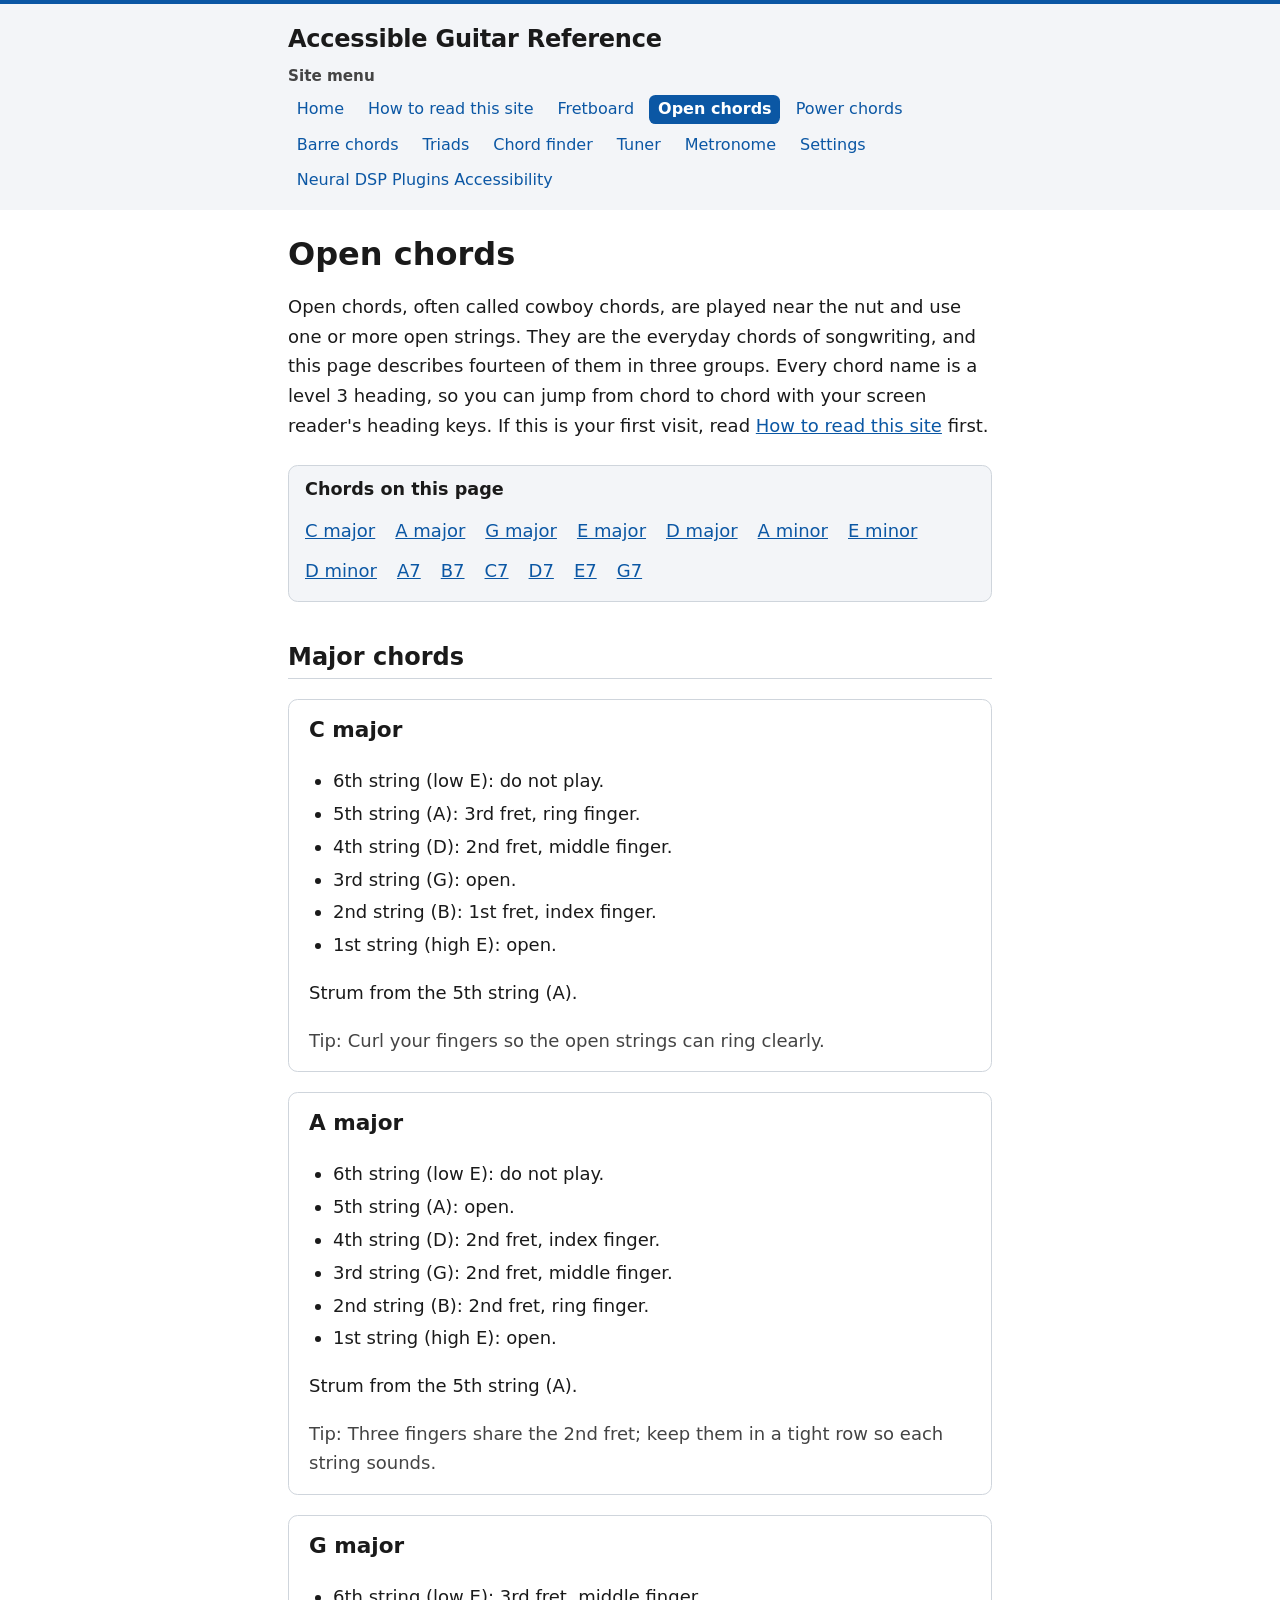
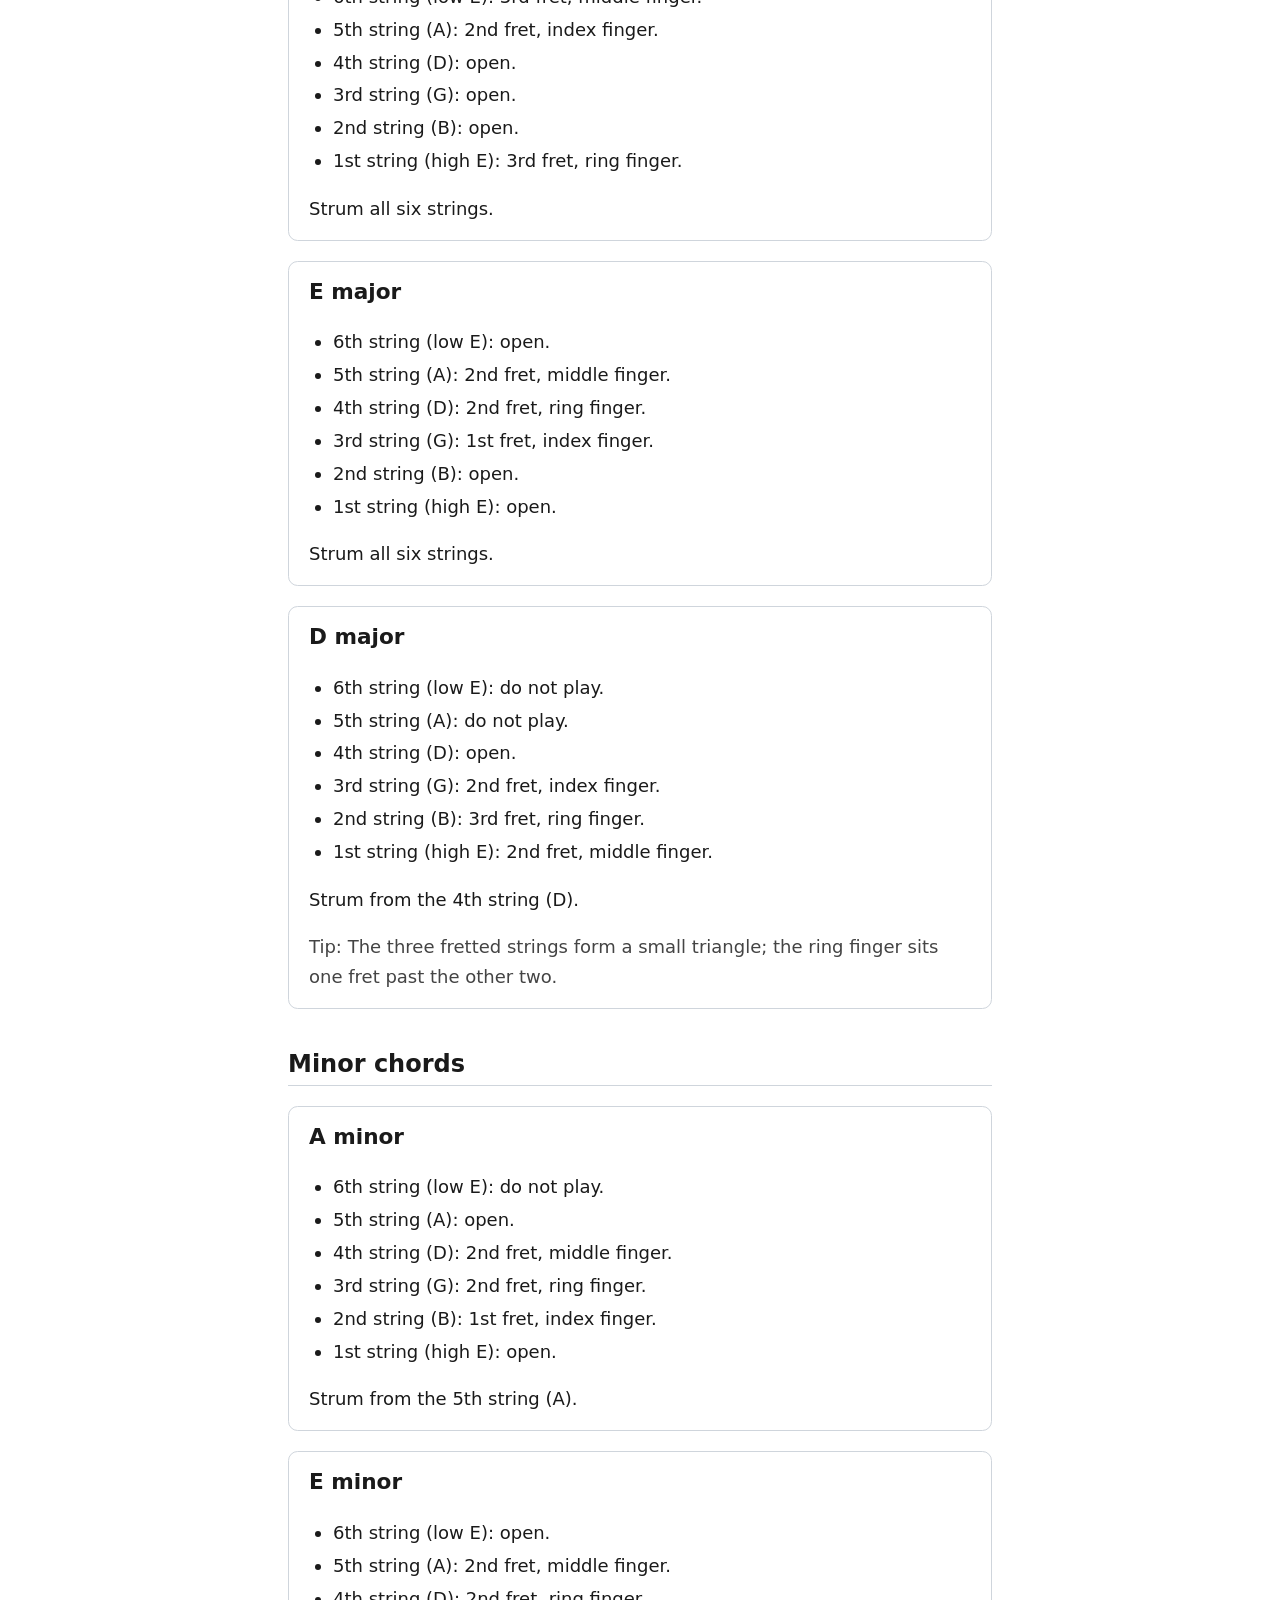
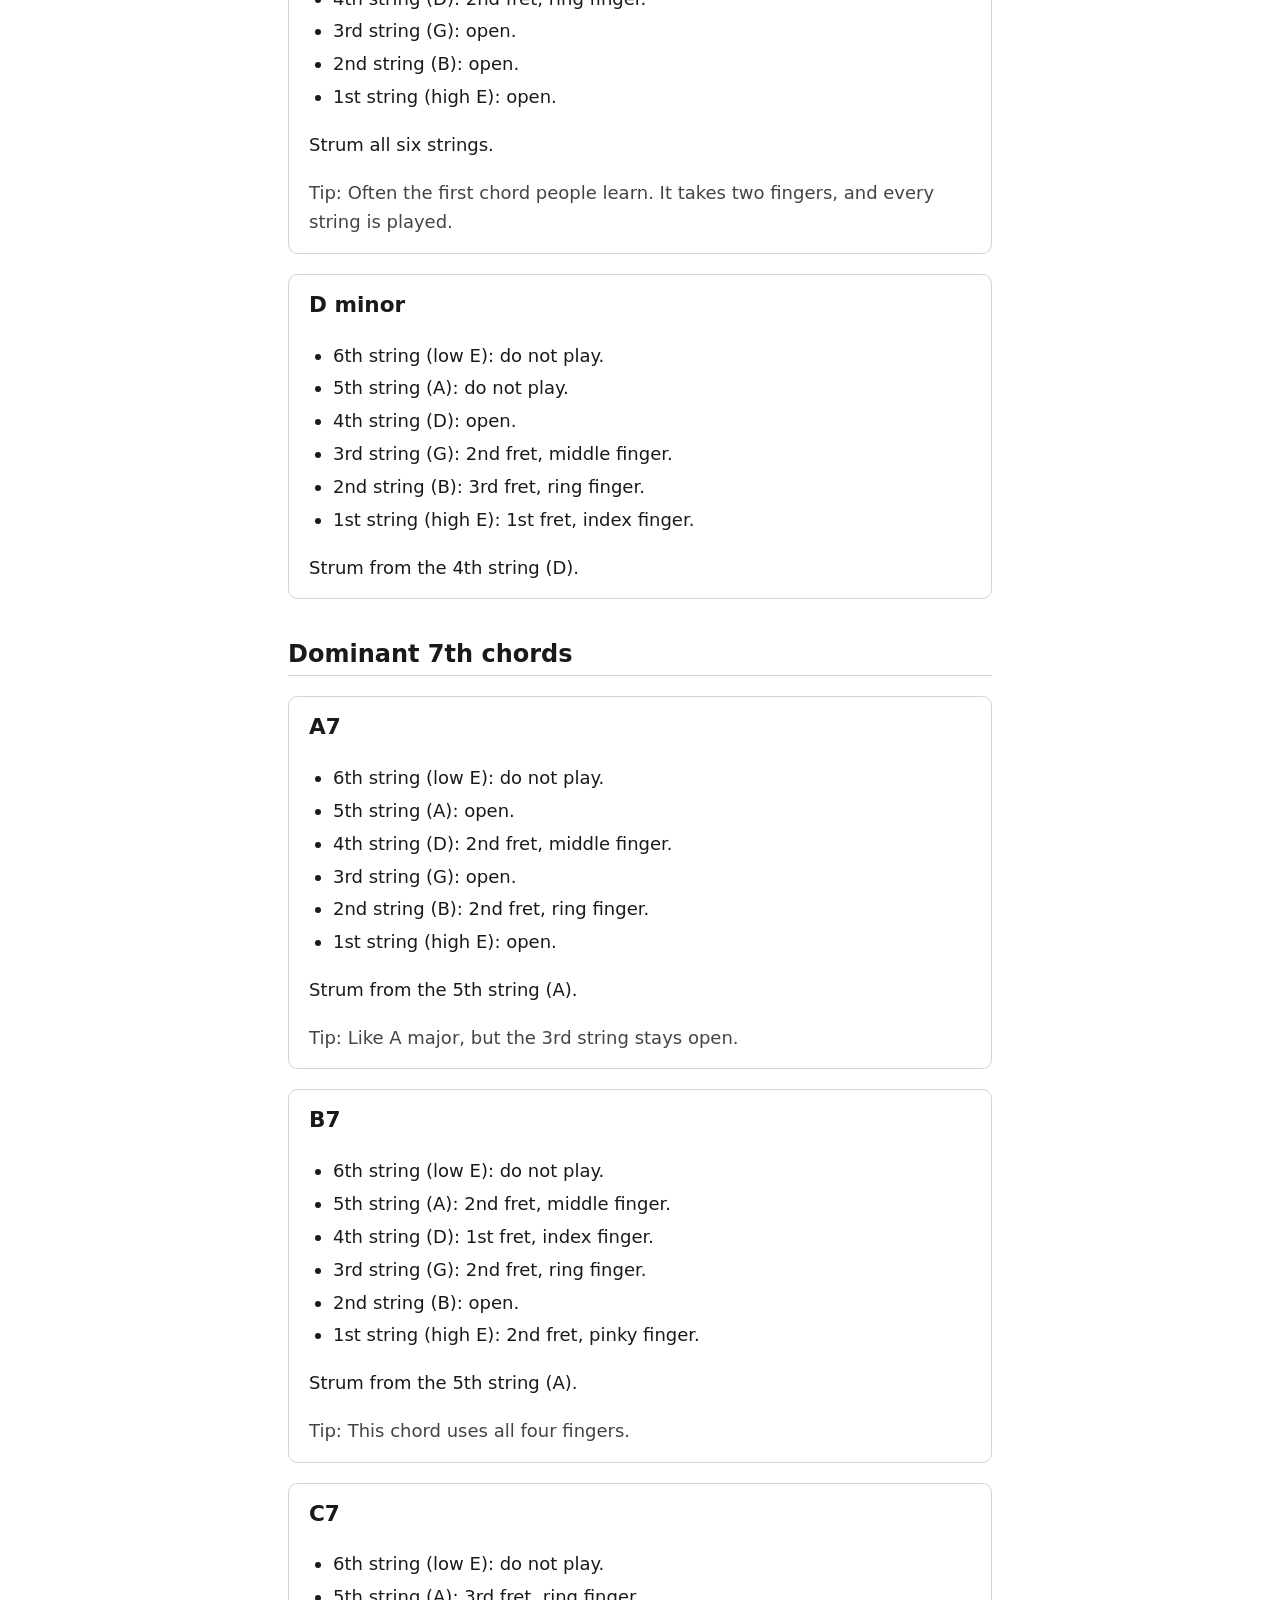
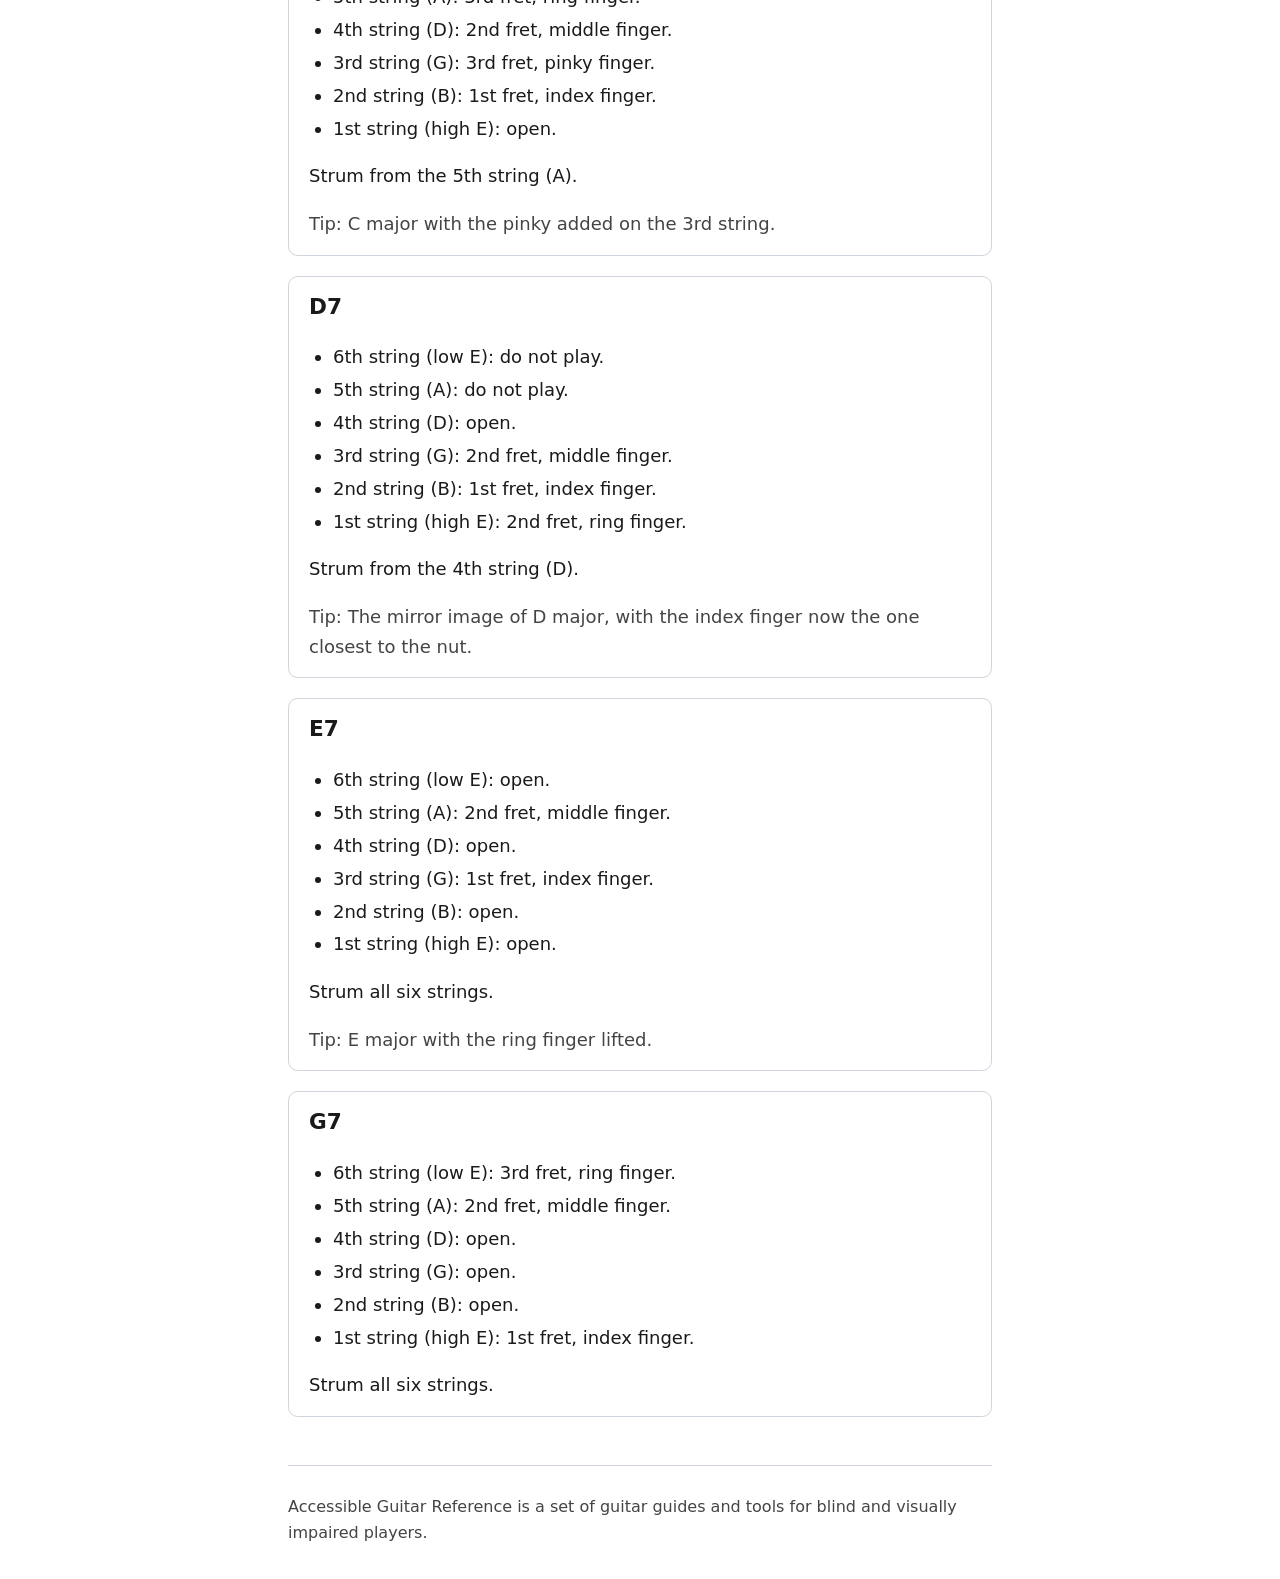
<file: open-chords.html>
<!DOCTYPE html>
<html lang="en">
<head>
<meta charset="utf-8">
<meta name="viewport" content="width=device-width, initial-scale=1">
<title>Open chords — Accessible Guitar Reference</title>
<link rel="stylesheet" href="css/site.css">
</head>
<body data-category="open-chords">
<a class="skip-link" href="#main">Skip to main content</a>
<header>
  <p class="site-title">Accessible Guitar Reference</p>
  <nav aria-labelledby="site-menu-heading">
    <h2 id="site-menu-heading">Site menu</h2>
    <ul>
      <li><a href="index.html">Home</a></li>
      <li><a href="conventions.html">How to read this site</a></li>
      <li><a href="fretboard.html">Fretboard</a></li>
      <li><a href="open-chords.html" aria-current="page">Open chords</a></li>
      <li><a href="power-chords.html">Power chords</a></li>
      <li><a href="barre-chords.html">Barre chords</a></li>
      <li><a href="triads.html">Triads</a></li>
      <li><a href="chord-finder.html">Chord finder</a></li>
      <li><a href="tuner.html">Tuner</a></li>
      <li><a href="metronome.html">Metronome</a></li>
      <li><a href="settings.html">Settings</a></li>
      <li><a href="neuraldsp.html">Neural DSP Plugins Accessibility</a></li>
    </ul>
  </nav>
</header>
<main id="main">
  <h1>Open chords</h1>
  <p>Open chords, often called cowboy chords, are played near the nut and use one or more open strings. They are the everyday chords of songwriting, and this page describes fourteen of them in three groups. Every chord name is a level 3 heading, so you can jump from chord to chord with your screen reader's heading keys. If this is your first visit, read <a href="conventions.html">How to read this site</a> first.</p>
  <noscript><p>This page builds its chord descriptions with JavaScript. Please allow JavaScript for this site; it loads no external code.</p></noscript>
  <nav class="toc" aria-labelledby="toc-heading">
    <h2 id="toc-heading">Chords on this page</h2>
    <ul id="toc-list"></ul>
  </nav>
  <div id="content"></div>
</main>
<footer>
  <p>Accessible Guitar Reference is a set of guitar guides and tools for blind and visually impaired players.</p>
</footer>
<!-- Classic scripts on purpose (the site works when opened straight from disk).
     Order matters: data, then settings, then renderer, then page glue. -->
<script src="data/notes.js"></script>
<script src="data/open-chords.js"></script>
<script src="js/settings.js"></script>
<script src="js/renderer.js"></script>
<script src="js/page.js"></script>
</body>
</html>
</file>
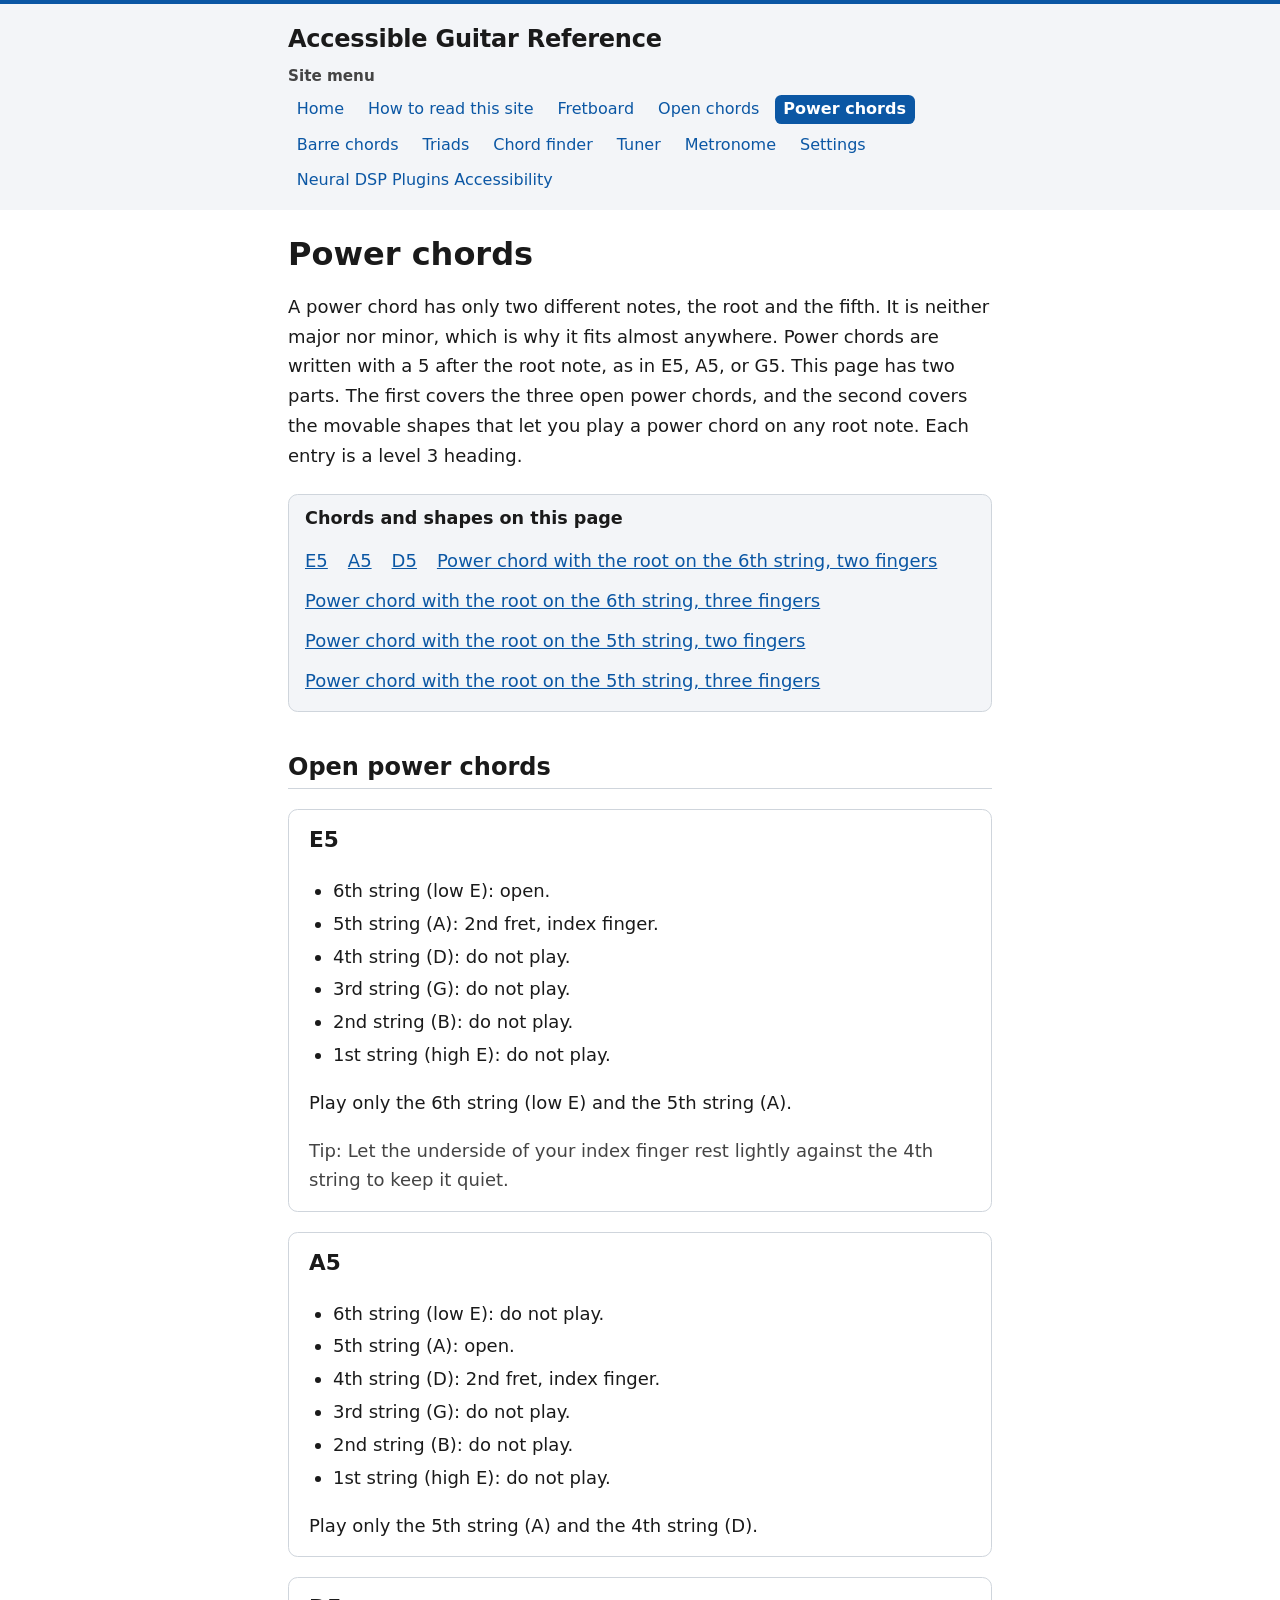
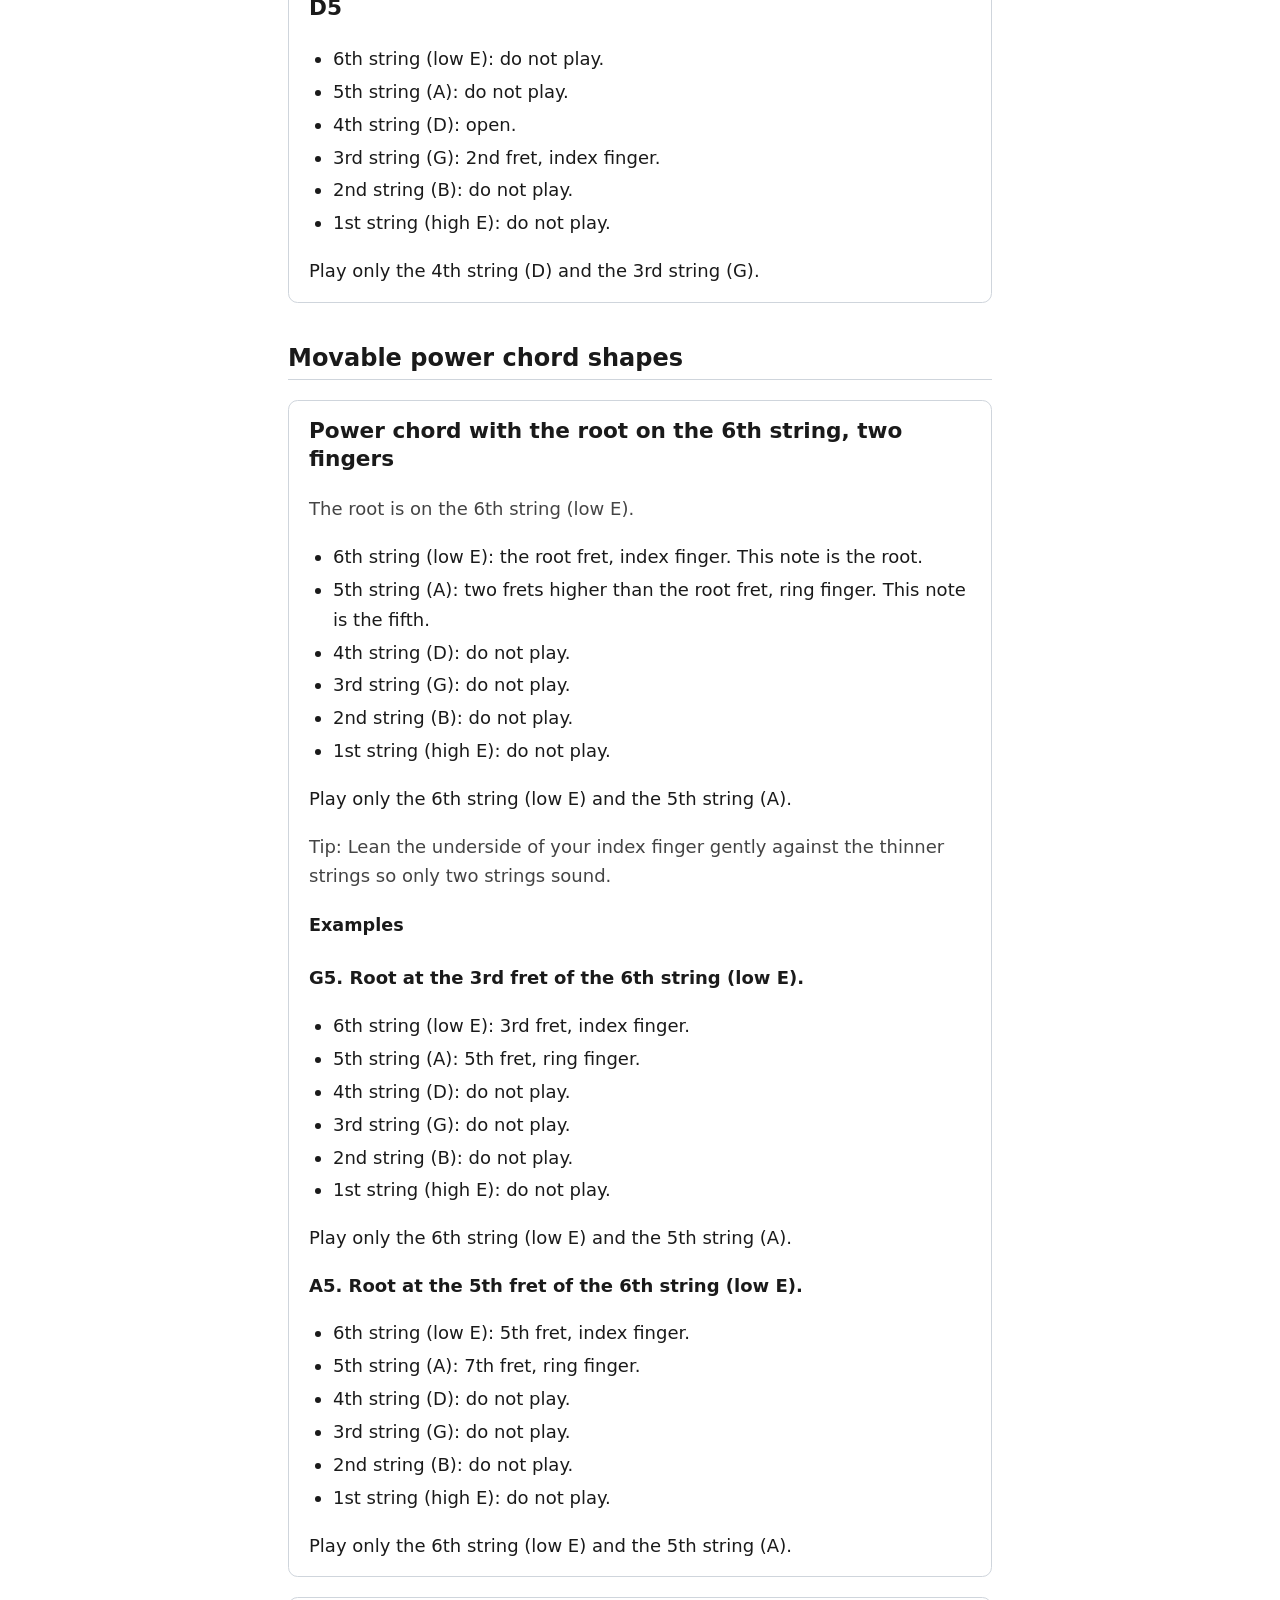
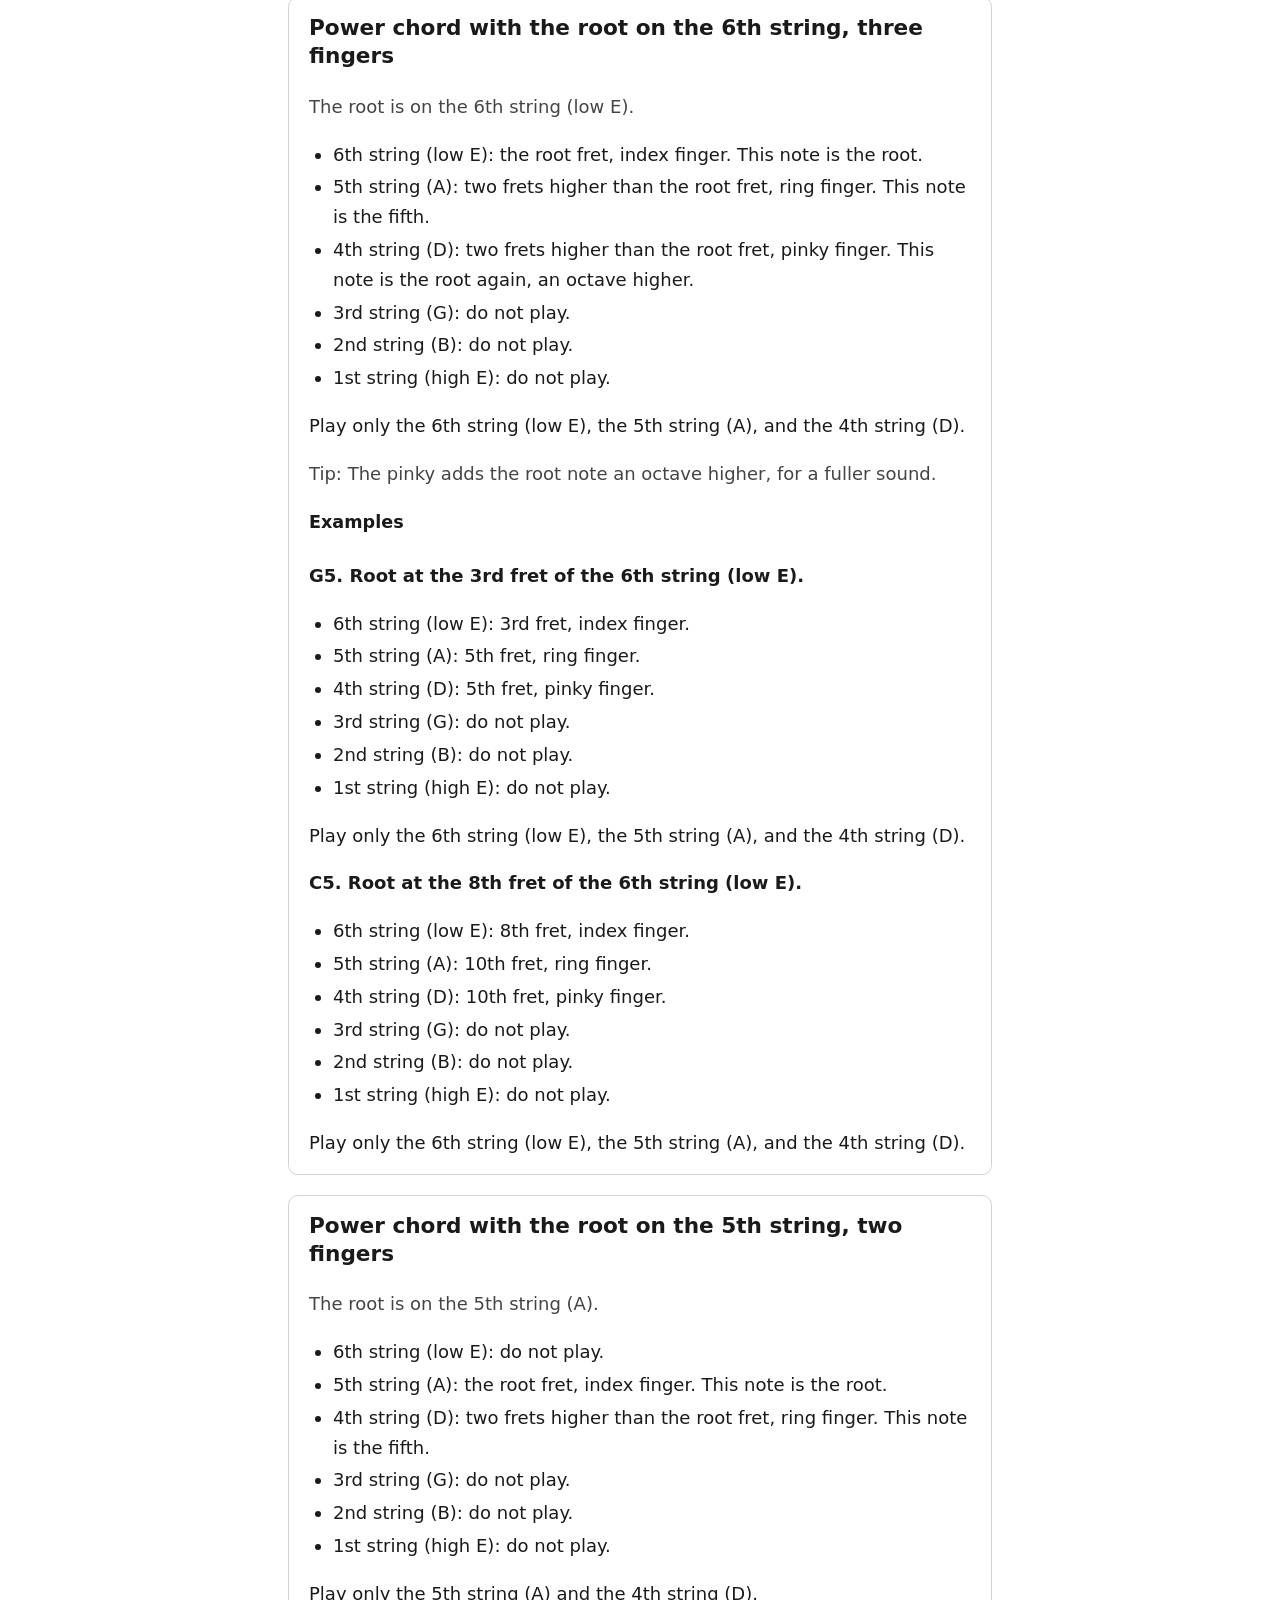
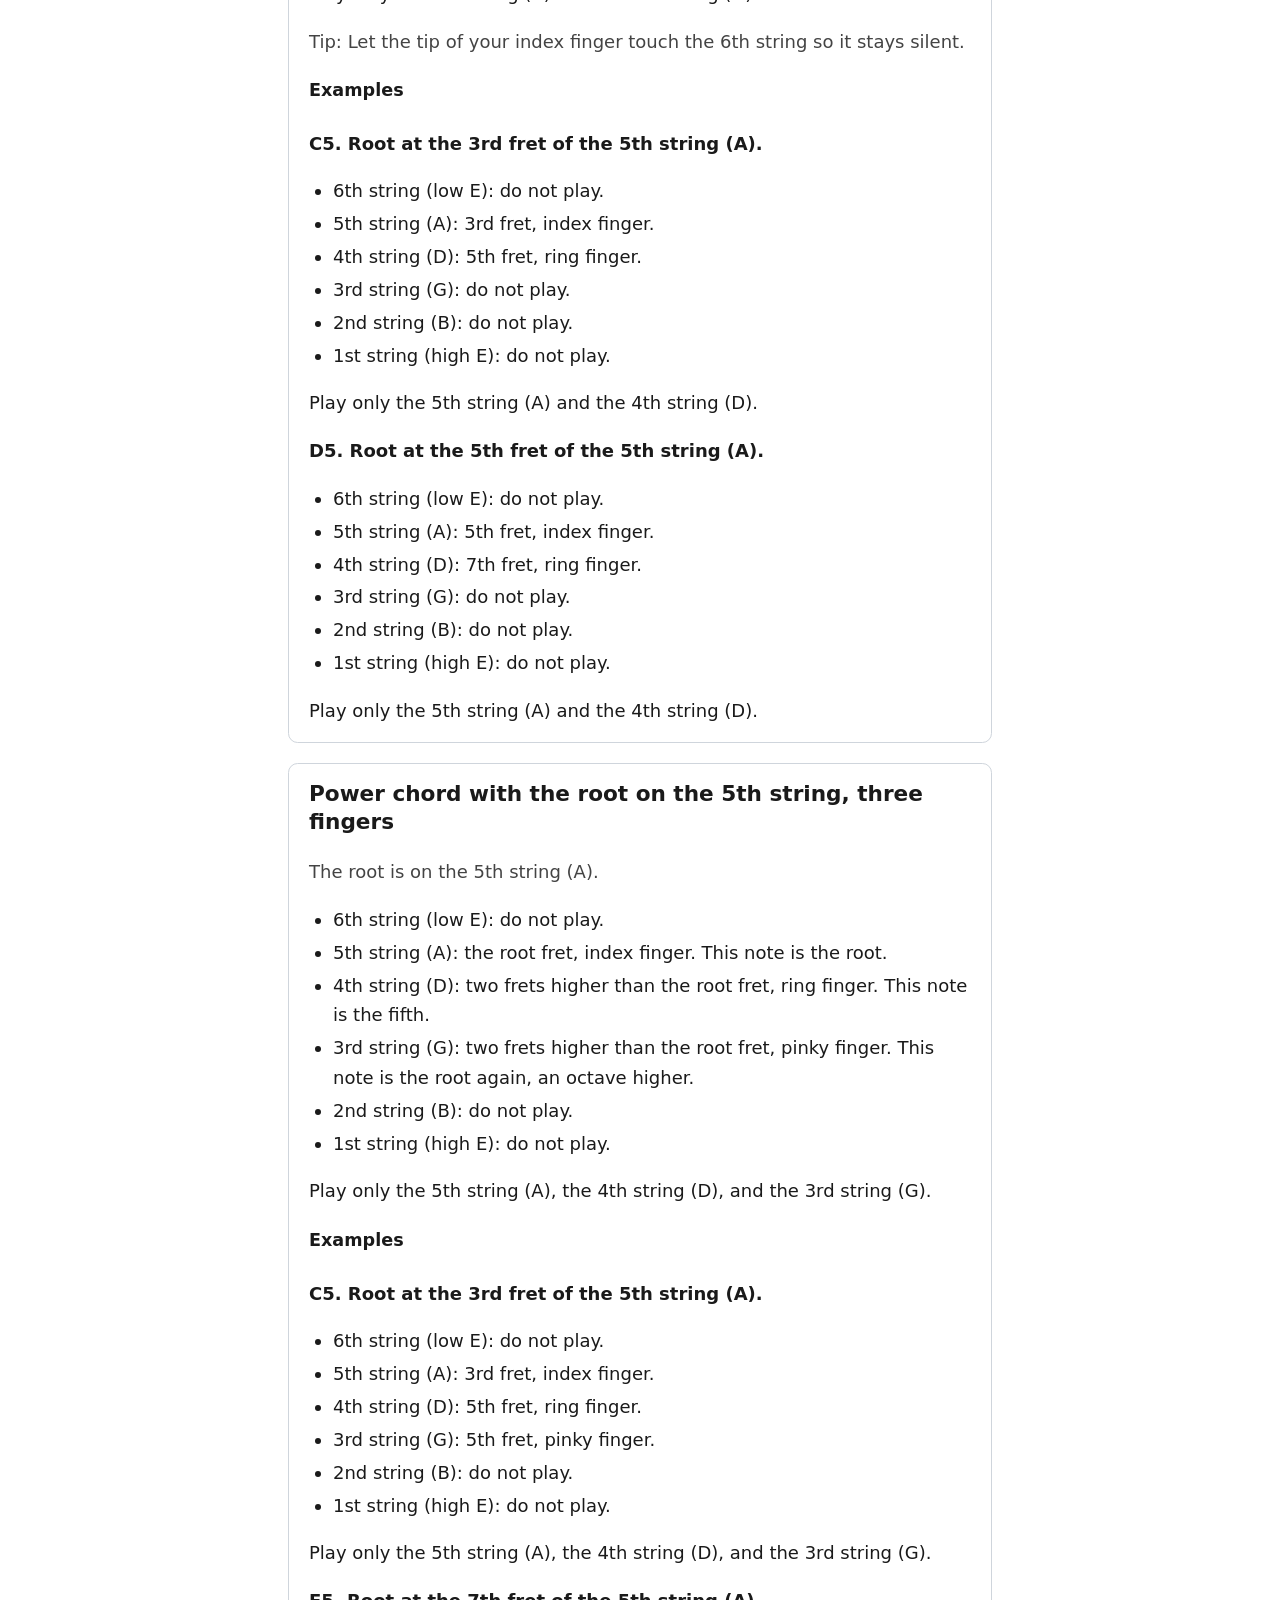
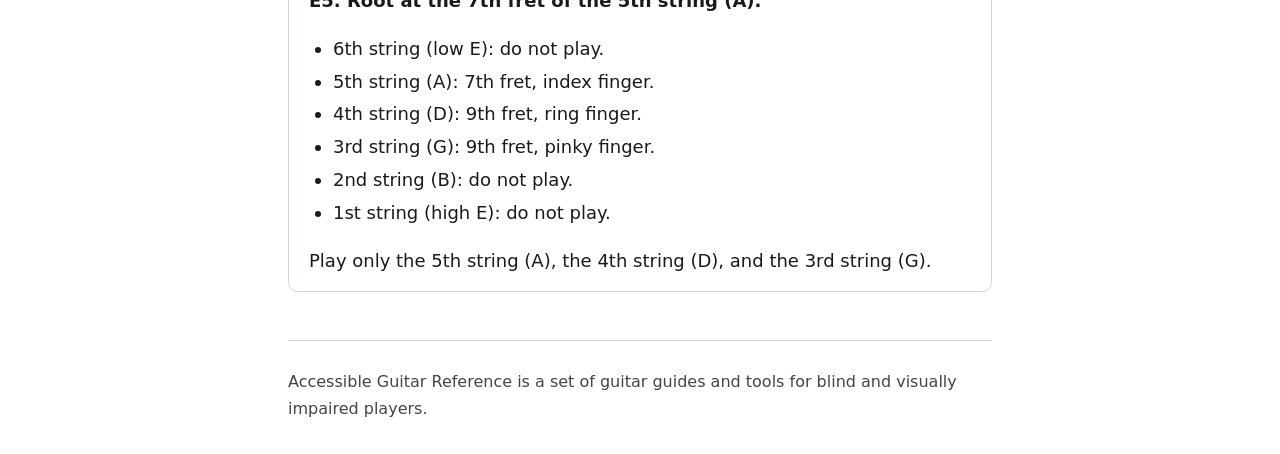
<file: power-chords.html>
<!DOCTYPE html>
<html lang="en">
<head>
<meta charset="utf-8">
<meta name="viewport" content="width=device-width, initial-scale=1">
<title>Power chords — Accessible Guitar Reference</title>
<link rel="stylesheet" href="css/site.css">
</head>
<body data-category="power-chords">
<a class="skip-link" href="#main">Skip to main content</a>
<header>
  <p class="site-title">Accessible Guitar Reference</p>
  <nav aria-labelledby="site-menu-heading">
    <h2 id="site-menu-heading">Site menu</h2>
    <ul>
      <li><a href="index.html">Home</a></li>
      <li><a href="conventions.html">How to read this site</a></li>
      <li><a href="fretboard.html">Fretboard</a></li>
      <li><a href="open-chords.html">Open chords</a></li>
      <li><a href="power-chords.html" aria-current="page">Power chords</a></li>
      <li><a href="barre-chords.html">Barre chords</a></li>
      <li><a href="triads.html">Triads</a></li>
      <li><a href="chord-finder.html">Chord finder</a></li>
      <li><a href="tuner.html">Tuner</a></li>
      <li><a href="metronome.html">Metronome</a></li>
      <li><a href="settings.html">Settings</a></li>
      <li><a href="neuraldsp.html">Neural DSP Plugins Accessibility</a></li>
    </ul>
  </nav>
</header>
<main id="main">
  <h1>Power chords</h1>
  <p>A power chord has only two different notes, the root and the fifth. It is neither major nor minor, which is why it fits almost anywhere. Power chords are written with a 5 after the root note, as in E5, A5, or G5. This page has two parts. The first covers the three open power chords, and the second covers the movable shapes that let you play a power chord on any root note. Each entry is a level 3 heading.</p>
  <noscript><p>This page builds its chord descriptions with JavaScript. Please allow JavaScript for this site; it loads no external code.</p></noscript>
  <nav class="toc" aria-labelledby="toc-heading">
    <h2 id="toc-heading">Chords and shapes on this page</h2>
    <ul id="toc-list"></ul>
  </nav>
  <div id="content"></div>
</main>
<footer>
  <p>Accessible Guitar Reference is a set of guitar guides and tools for blind and visually impaired players.</p>
</footer>
<!-- Classic scripts on purpose (the site works when opened straight from disk).
     Order matters: data, then settings, then renderer, then page glue. -->
<script src="data/notes.js"></script>
<script src="data/power-chords.js"></script>
<script src="js/settings.js"></script>
<script src="js/renderer.js"></script>
<script src="js/page.js"></script>
</body>
</html>
</file>
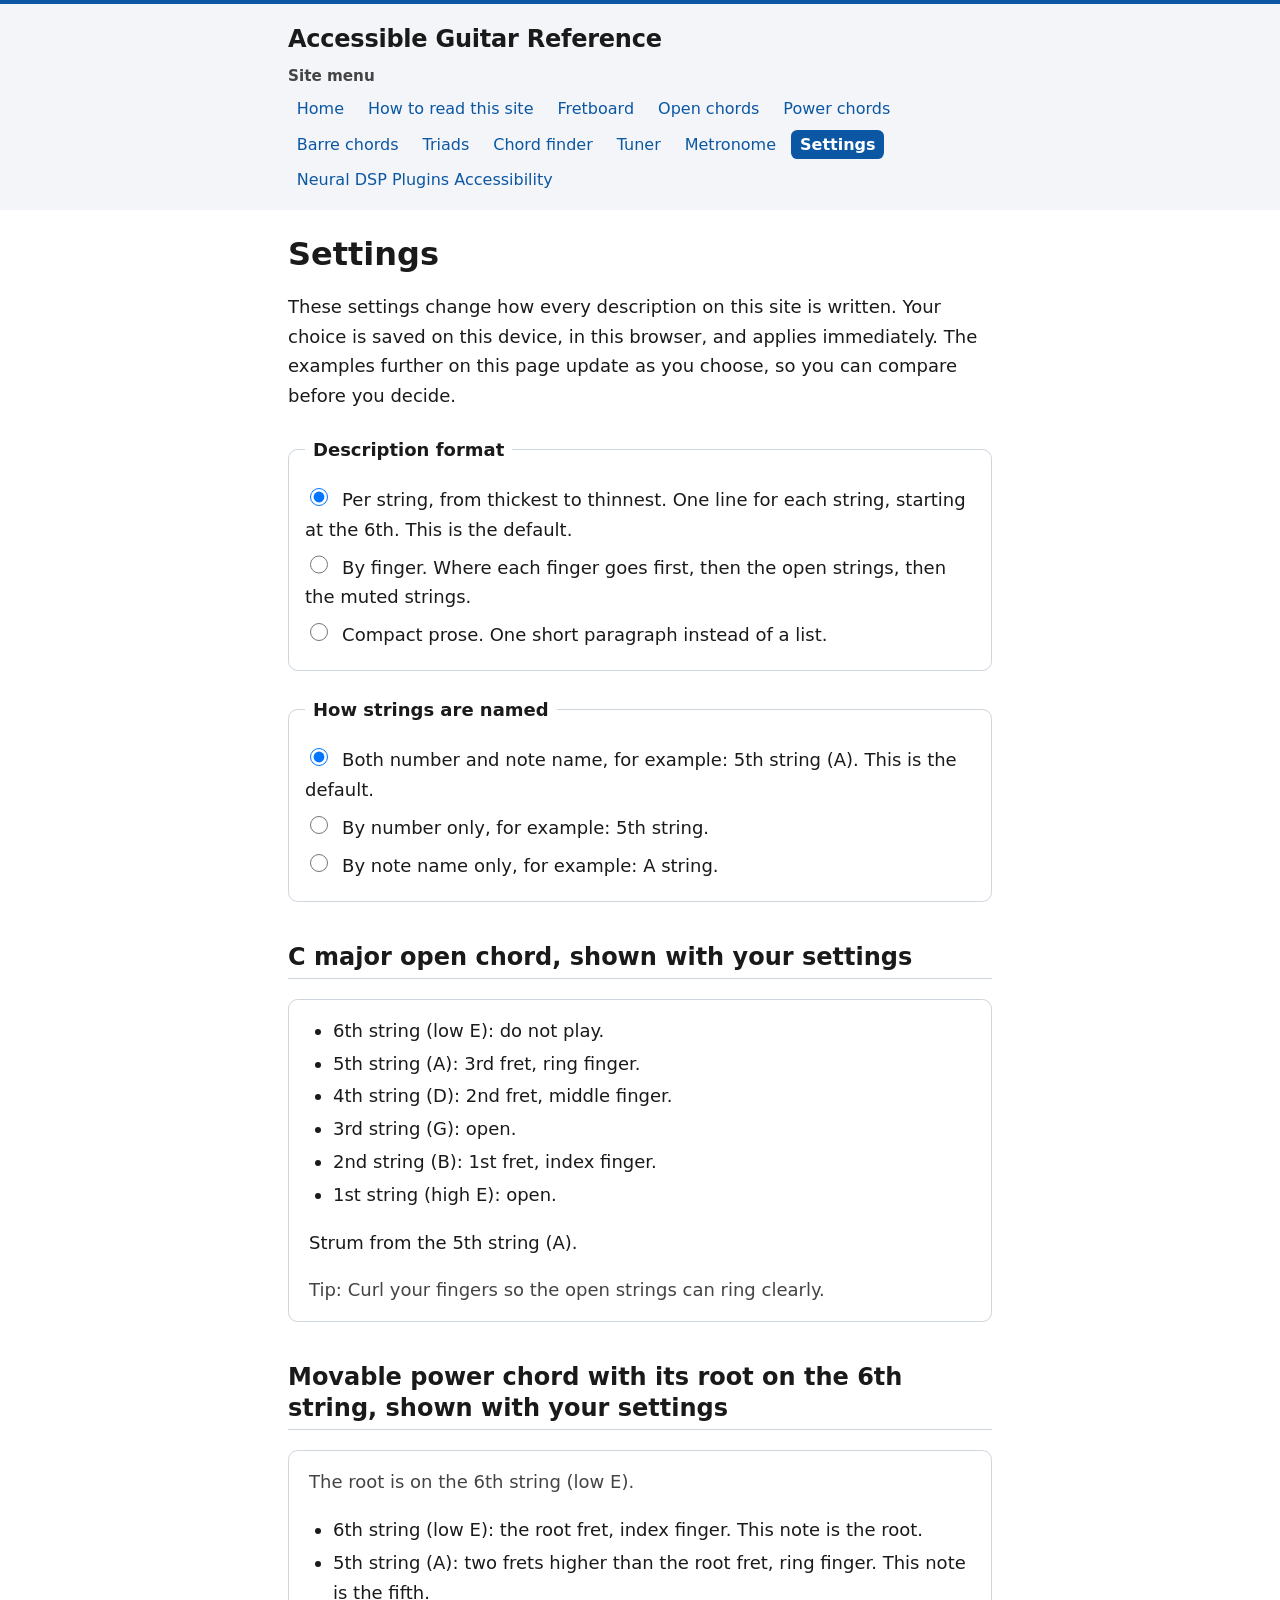
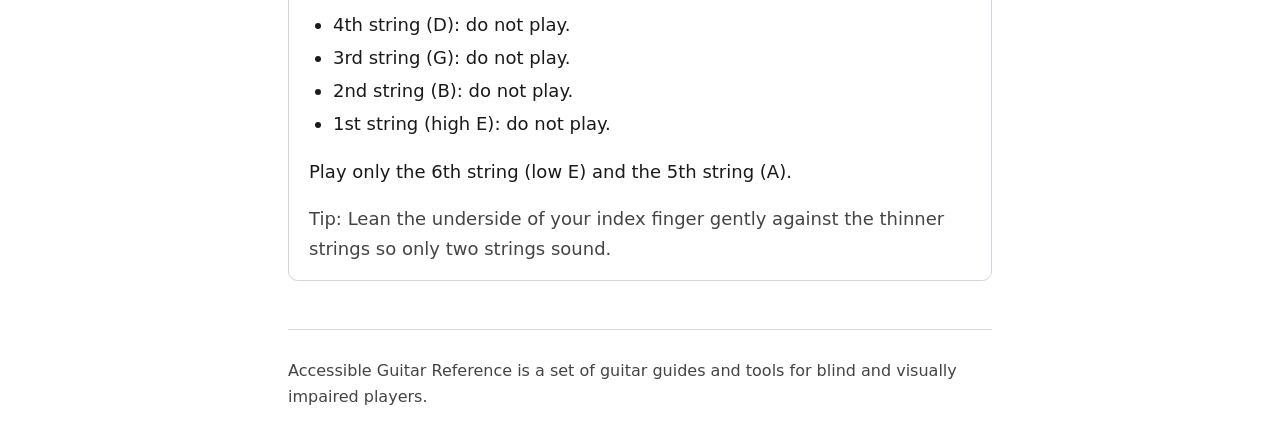
<file: settings.html>
<!DOCTYPE html>
<html lang="en">
<head>
<meta charset="utf-8">
<meta name="viewport" content="width=device-width, initial-scale=1">
<title>Settings — Accessible Guitar Reference</title>
<link rel="stylesheet" href="css/site.css">
</head>
<body data-category="settings">
<a class="skip-link" href="#main">Skip to main content</a>
<header>
  <p class="site-title">Accessible Guitar Reference</p>
  <nav aria-labelledby="site-menu-heading">
    <h2 id="site-menu-heading">Site menu</h2>
    <ul>
      <li><a href="index.html">Home</a></li>
      <li><a href="conventions.html">How to read this site</a></li>
      <li><a href="fretboard.html">Fretboard</a></li>
      <li><a href="open-chords.html">Open chords</a></li>
      <li><a href="power-chords.html">Power chords</a></li>
      <li><a href="barre-chords.html">Barre chords</a></li>
      <li><a href="triads.html">Triads</a></li>
      <li><a href="chord-finder.html">Chord finder</a></li>
      <li><a href="tuner.html">Tuner</a></li>
      <li><a href="metronome.html">Metronome</a></li>
      <li><a href="settings.html" aria-current="page">Settings</a></li>
      <li><a href="neuraldsp.html">Neural DSP Plugins Accessibility</a></li>
    </ul>
  </nav>
</header>
<main id="main">
  <h1>Settings</h1>
  <p>These settings change how every description on this site is written. Your choice is saved on this device, in this browser, and applies immediately. The examples further on this page update as you choose, so you can compare before you decide.</p>
  <noscript><p>Settings need JavaScript. Please allow JavaScript for this site; it loads no external code.</p></noscript>
  <p role="status" id="settings-status"></p>
  <form id="settings-form">
    <fieldset>
      <legend>Description format</legend>
      <p><label><input type="radio" name="format" value="per-string" checked> Per string, from thickest to thinnest. One line for each string, starting at the 6th. This is the default.</label></p>
      <p><label><input type="radio" name="format" value="by-finger"> By finger. Where each finger goes first, then the open strings, then the muted strings.</label></p>
      <p><label><input type="radio" name="format" value="prose"> Compact prose. One short paragraph instead of a list.</label></p>
    </fieldset>
    <fieldset>
      <legend>How strings are named</legend>
      <p><label><input type="radio" name="stringNaming" value="both" checked> Both number and note name, for example: 5th string (A). This is the default.</label></p>
      <p><label><input type="radio" name="stringNaming" value="number"> By number only, for example: 5th string.</label></p>
      <p><label><input type="radio" name="stringNaming" value="name"> By note name only, for example: A string.</label></p>
    </fieldset>
  </form>
  <h2>C major open chord, shown with your settings</h2>
  <div id="example-chord" class="entry"></div>
  <h2>Movable power chord with its root on the 6th string, shown with your settings</h2>
  <div id="example-shape" class="entry"></div>
</main>
<footer>
  <p>Accessible Guitar Reference is a set of guitar guides and tools for blind and visually impaired players.</p>
</footer>
<!-- Classic scripts on purpose (the site works when opened straight from disk).
     Order matters: data, then settings, then renderer, then page glue. -->
<script src="data/notes.js"></script>
<script src="data/open-chords.js"></script>
<script src="data/power-chords.js"></script>
<script src="js/settings.js"></script>
<script src="js/renderer.js"></script>
<script src="js/page.js"></script>
</body>
</html>
</file>
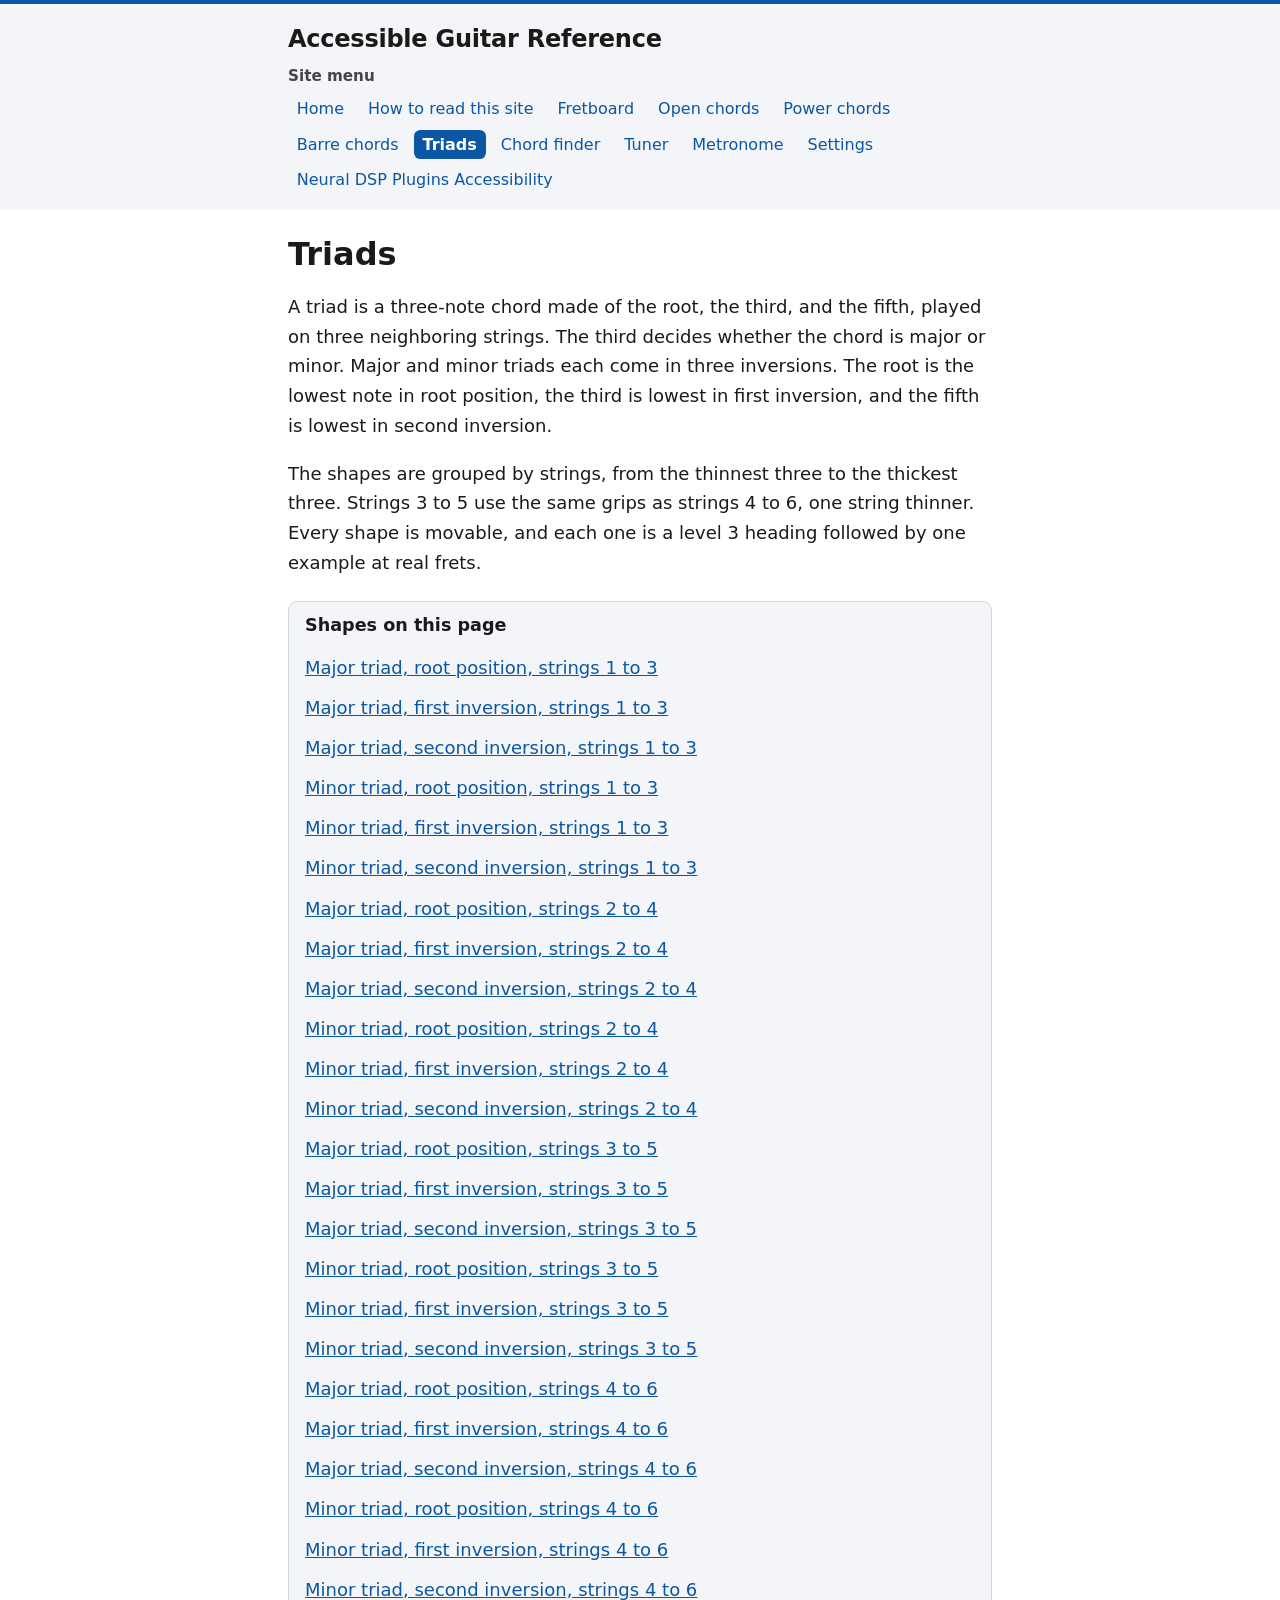
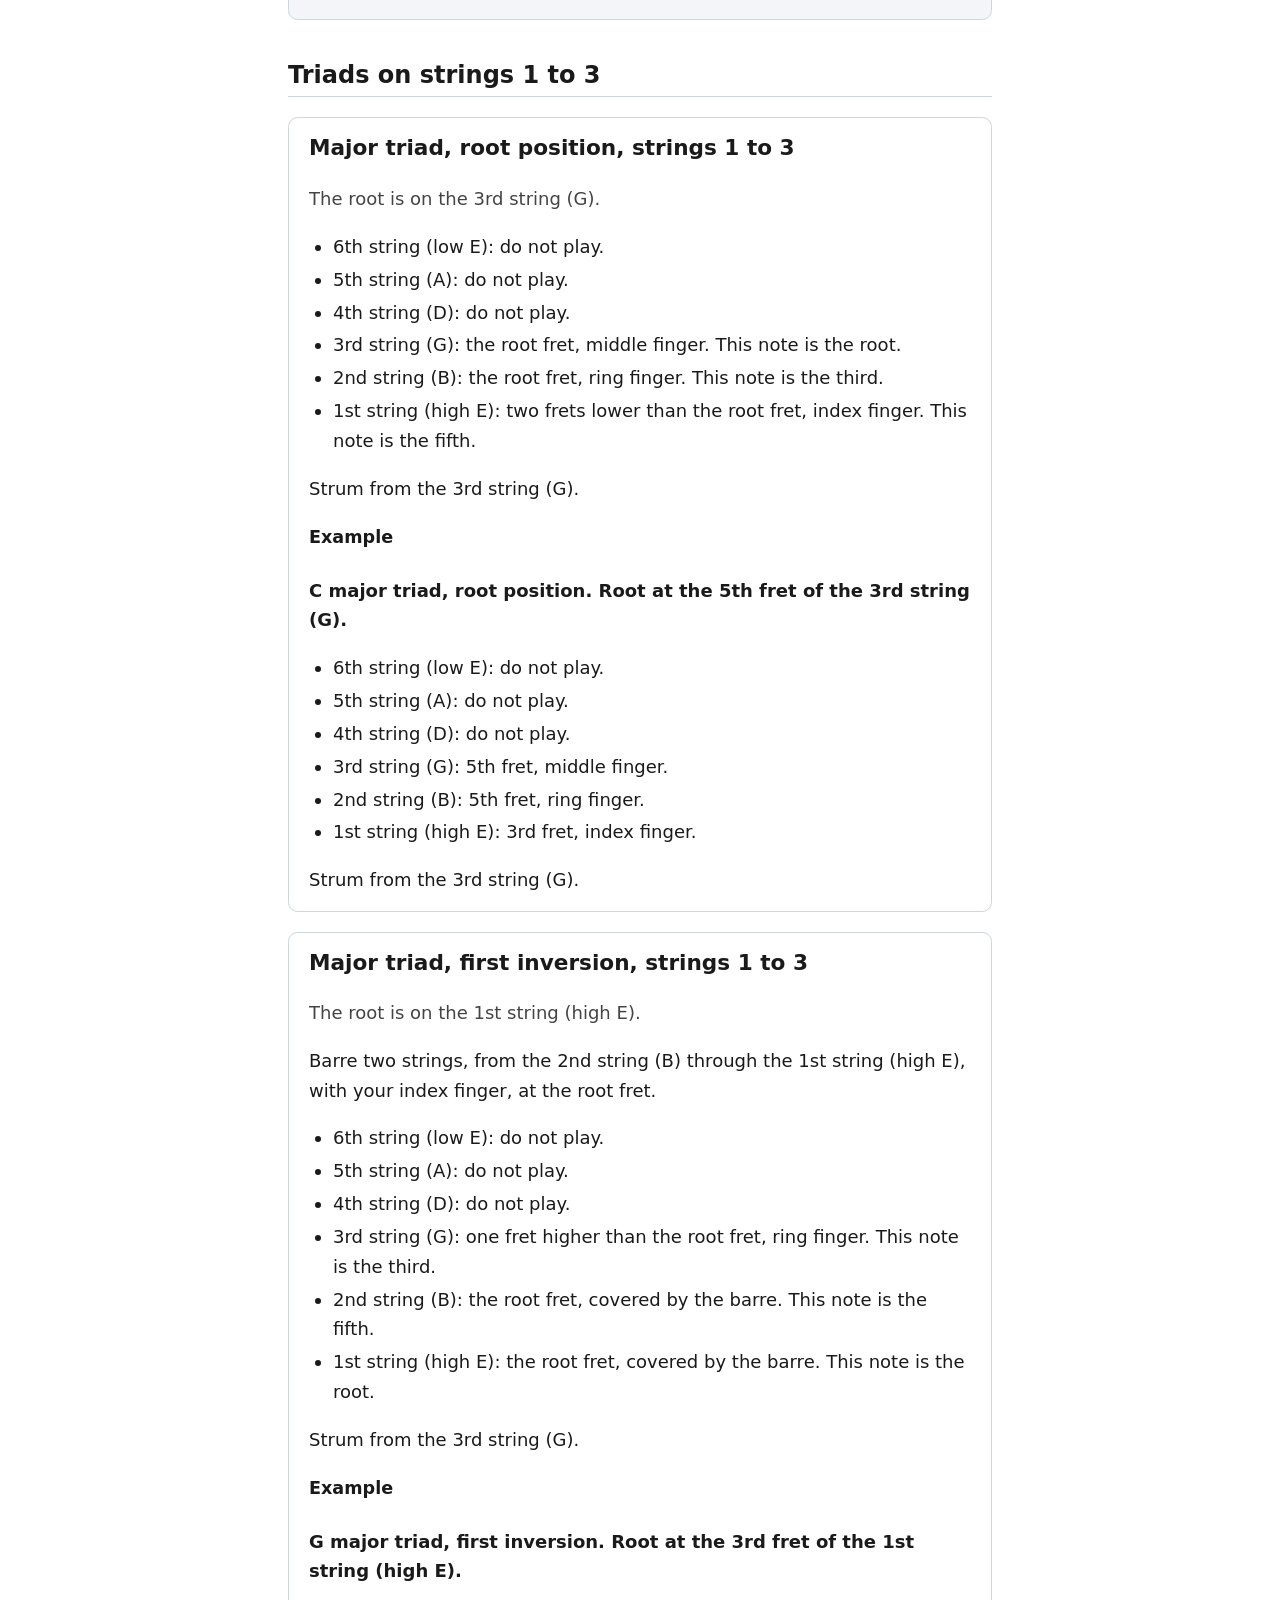
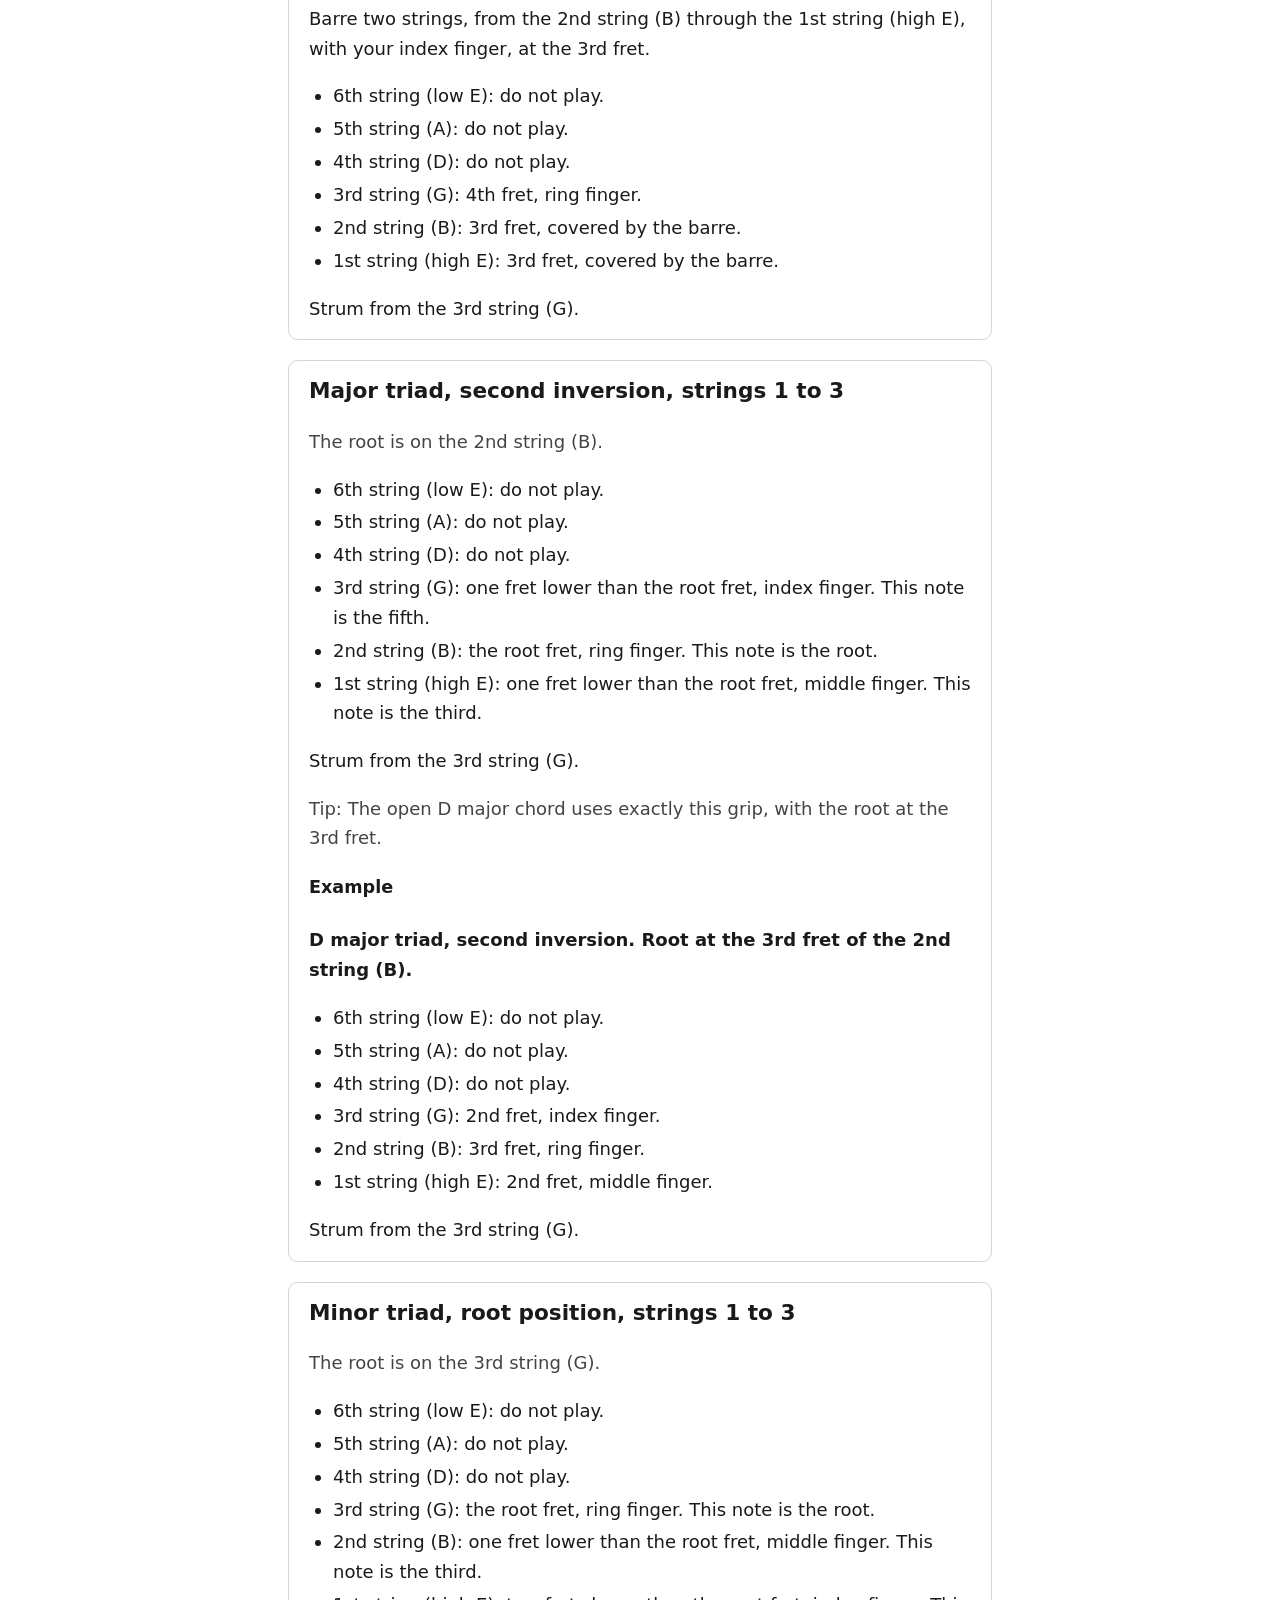
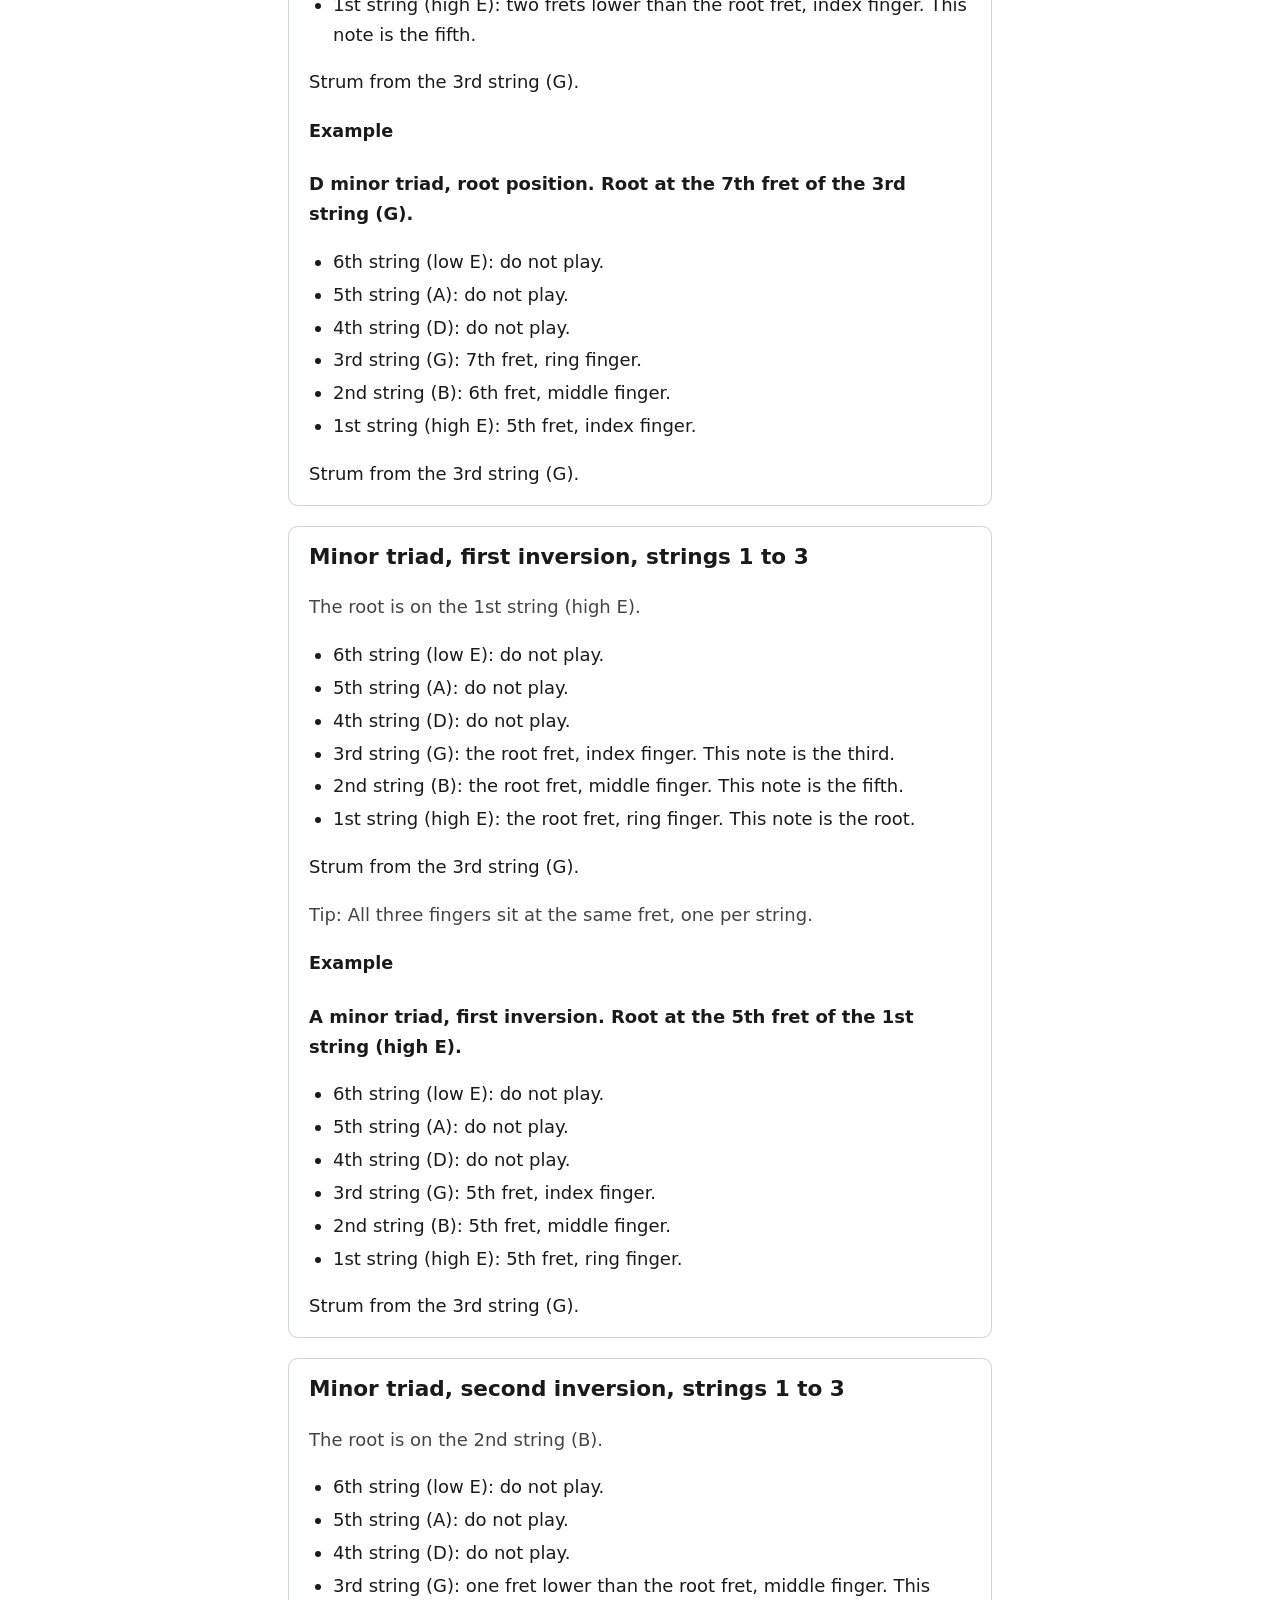
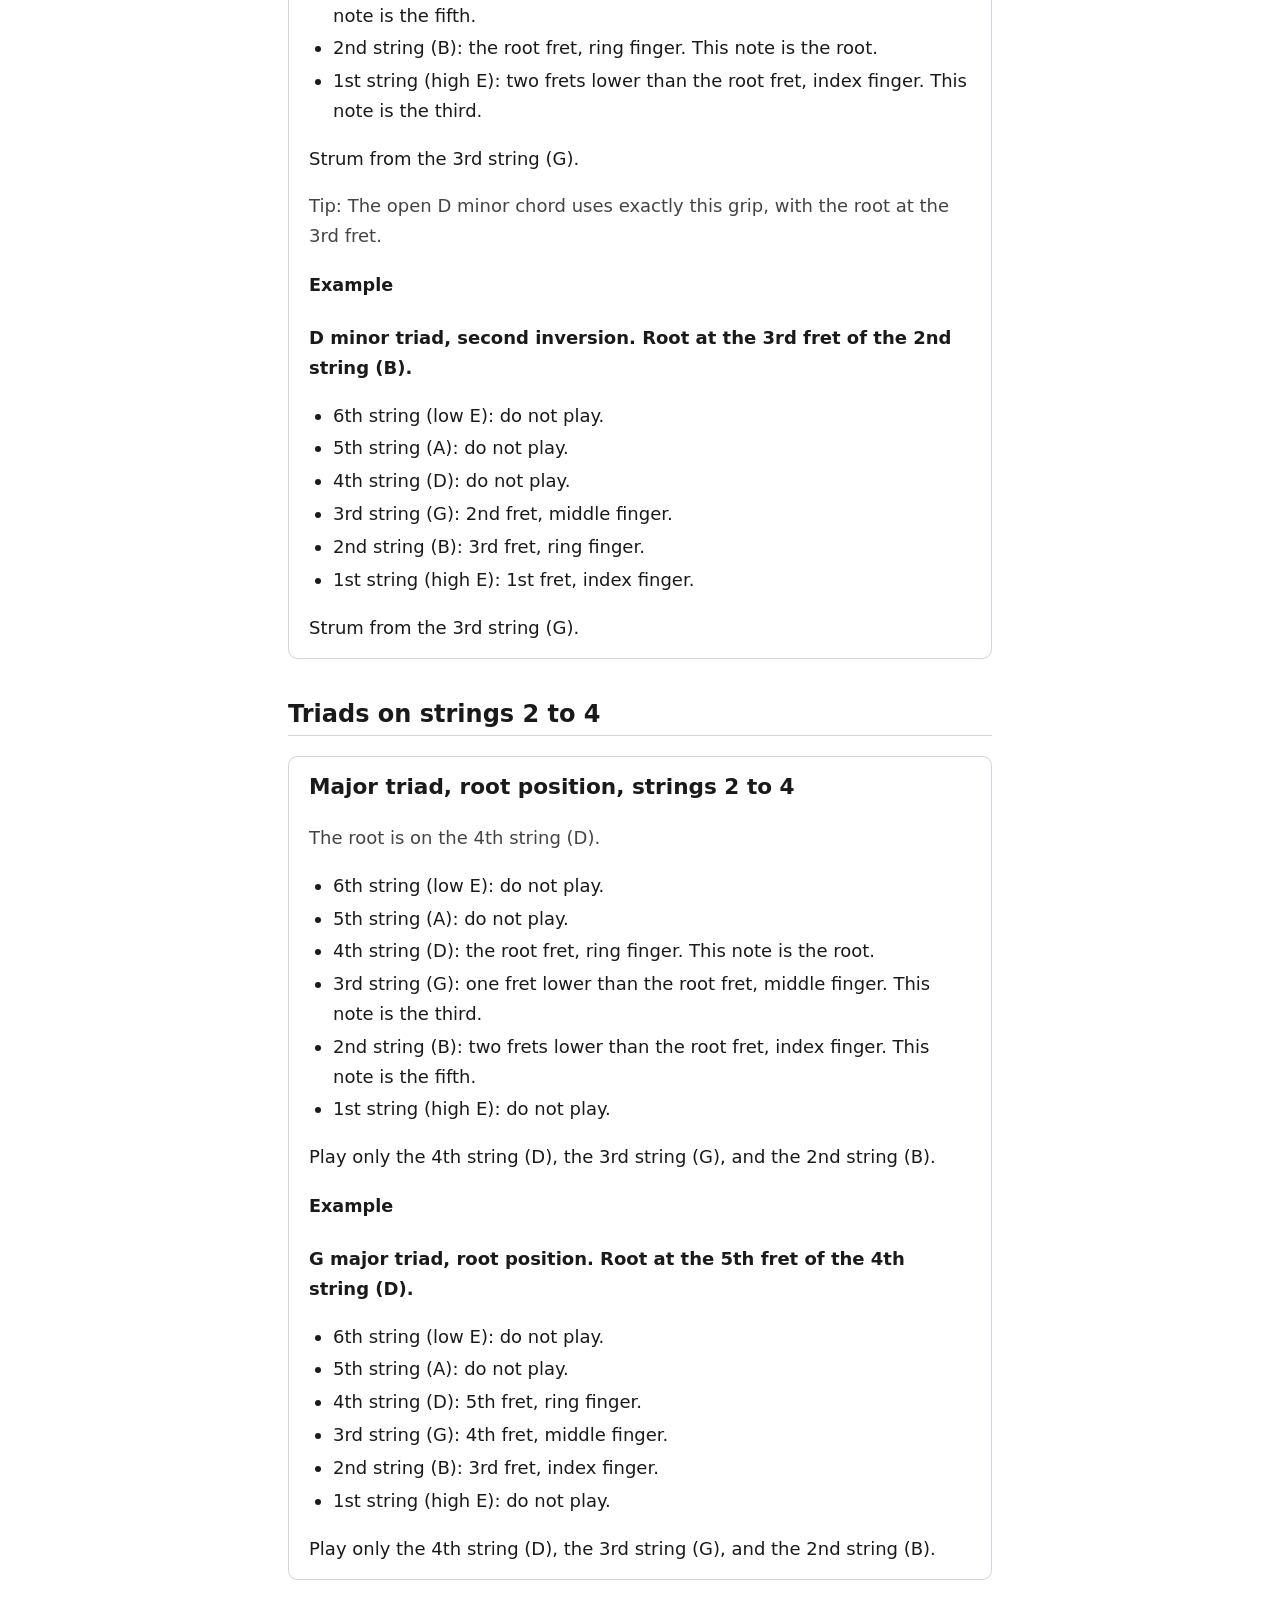
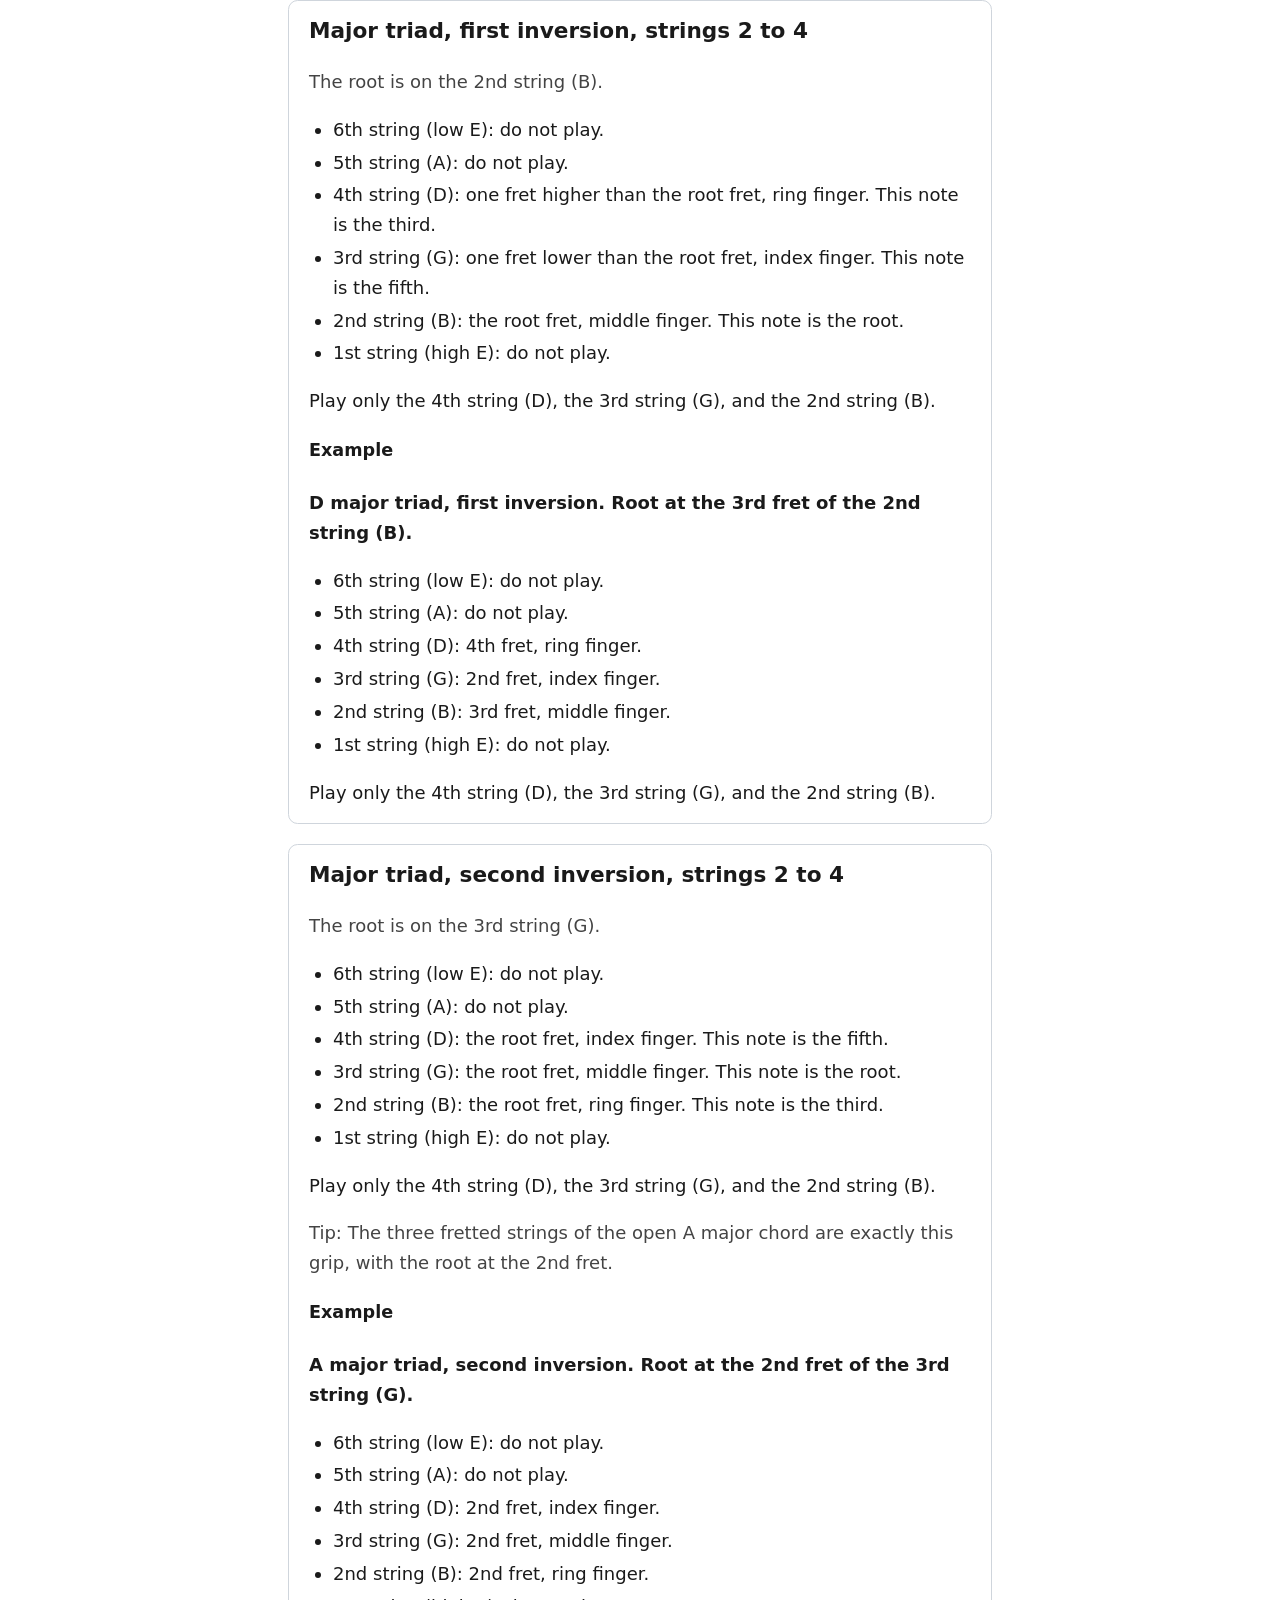
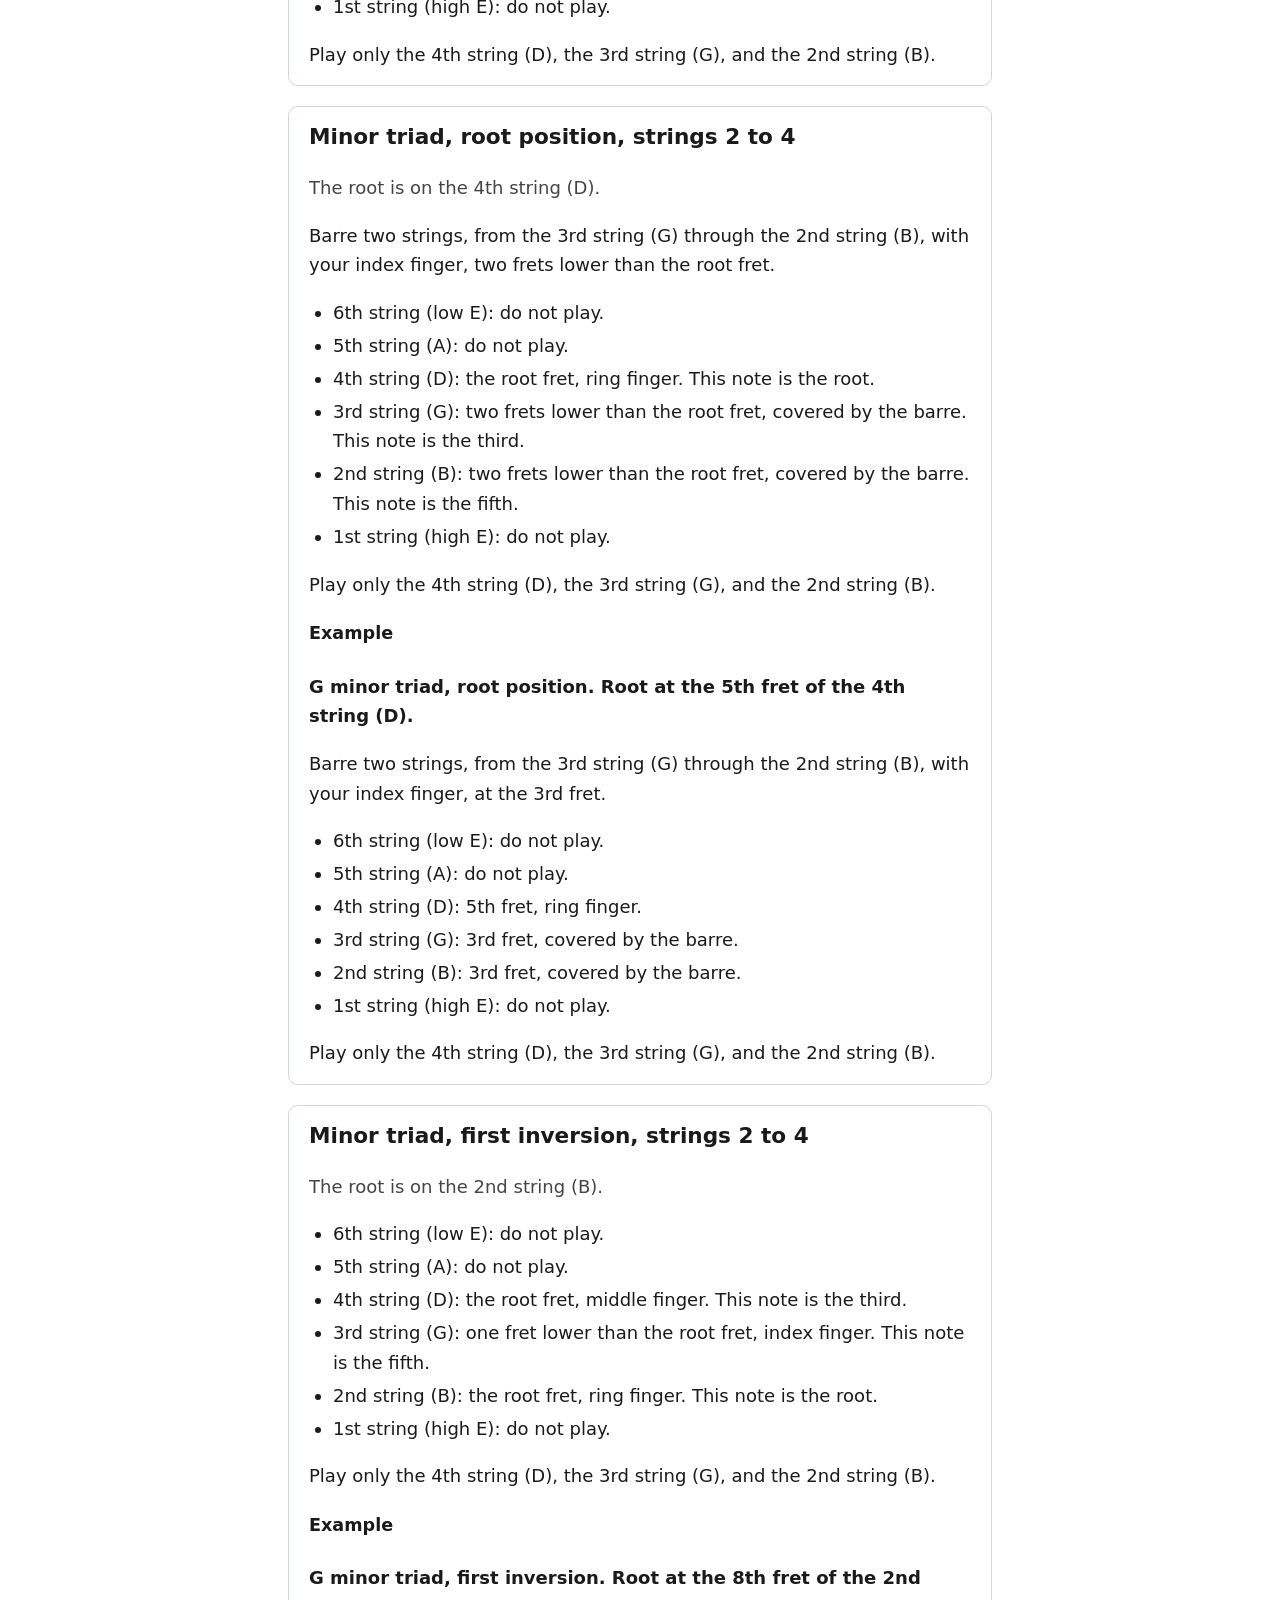
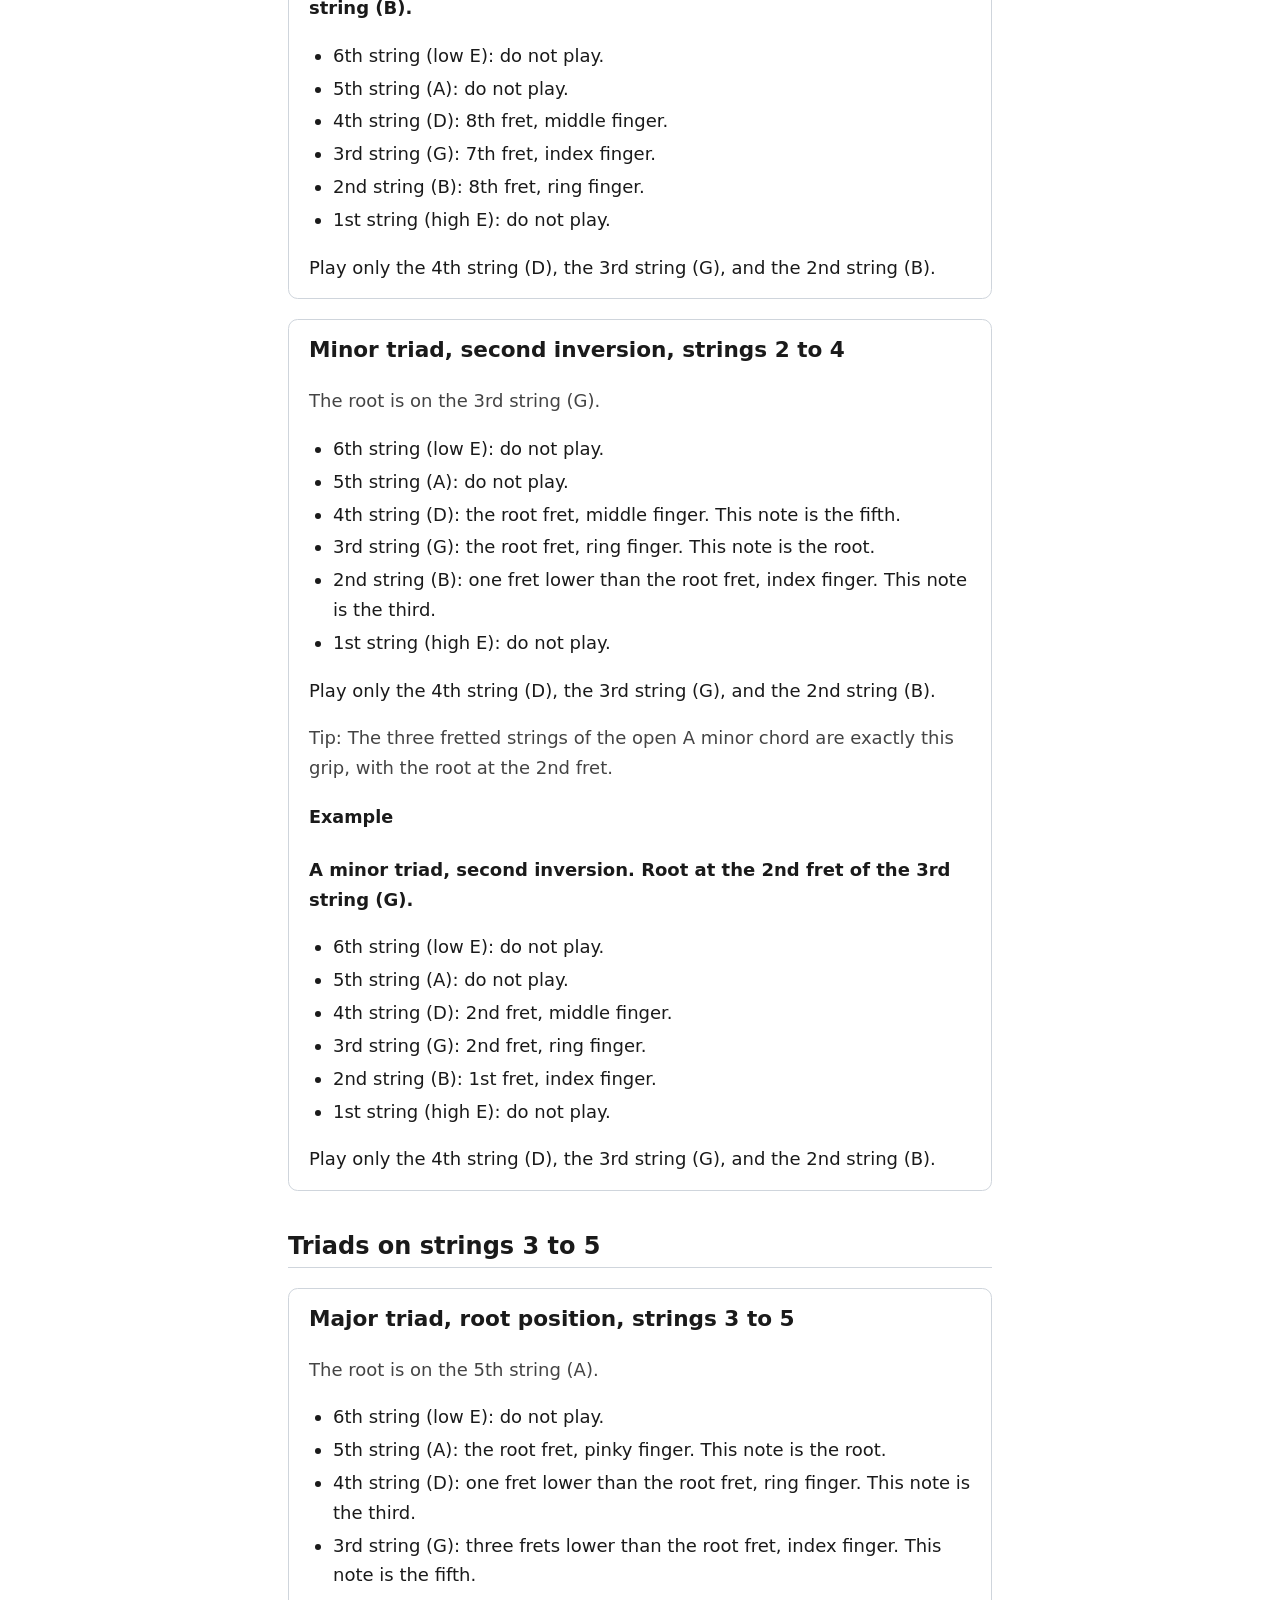
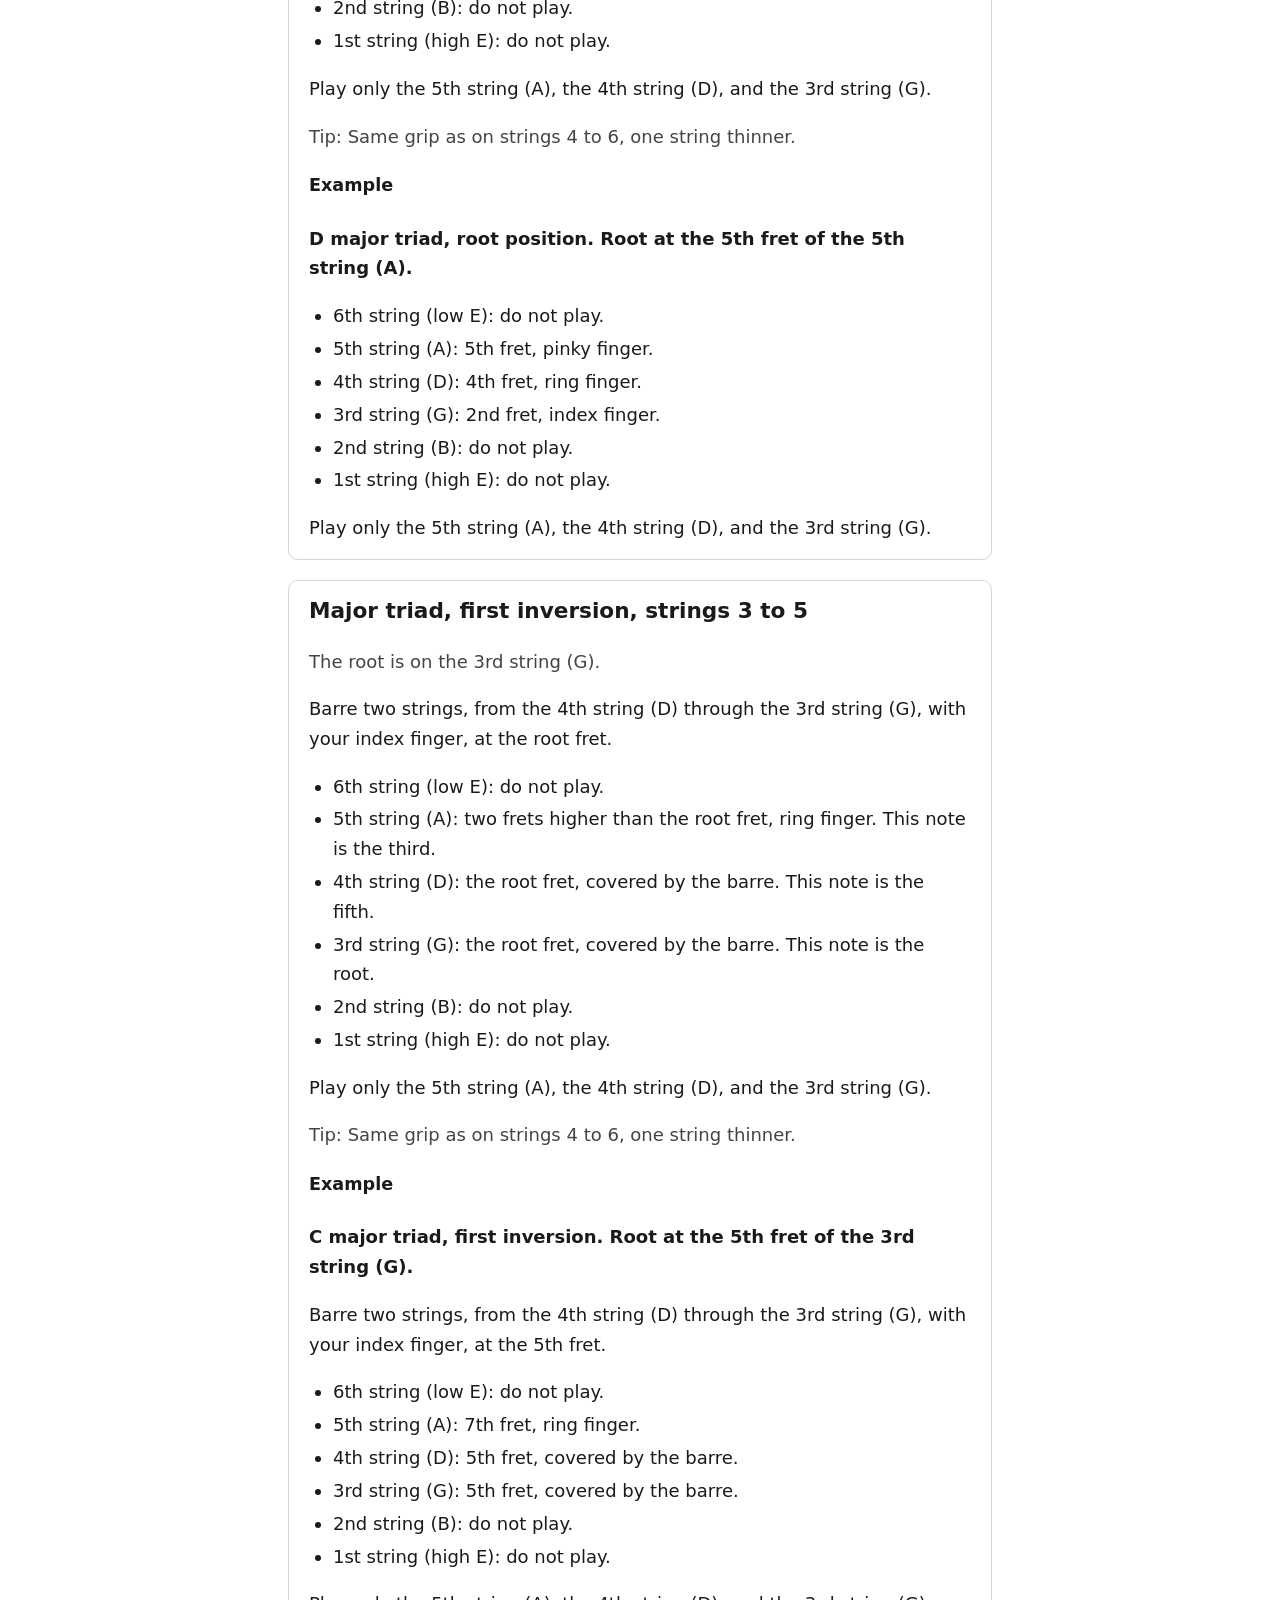
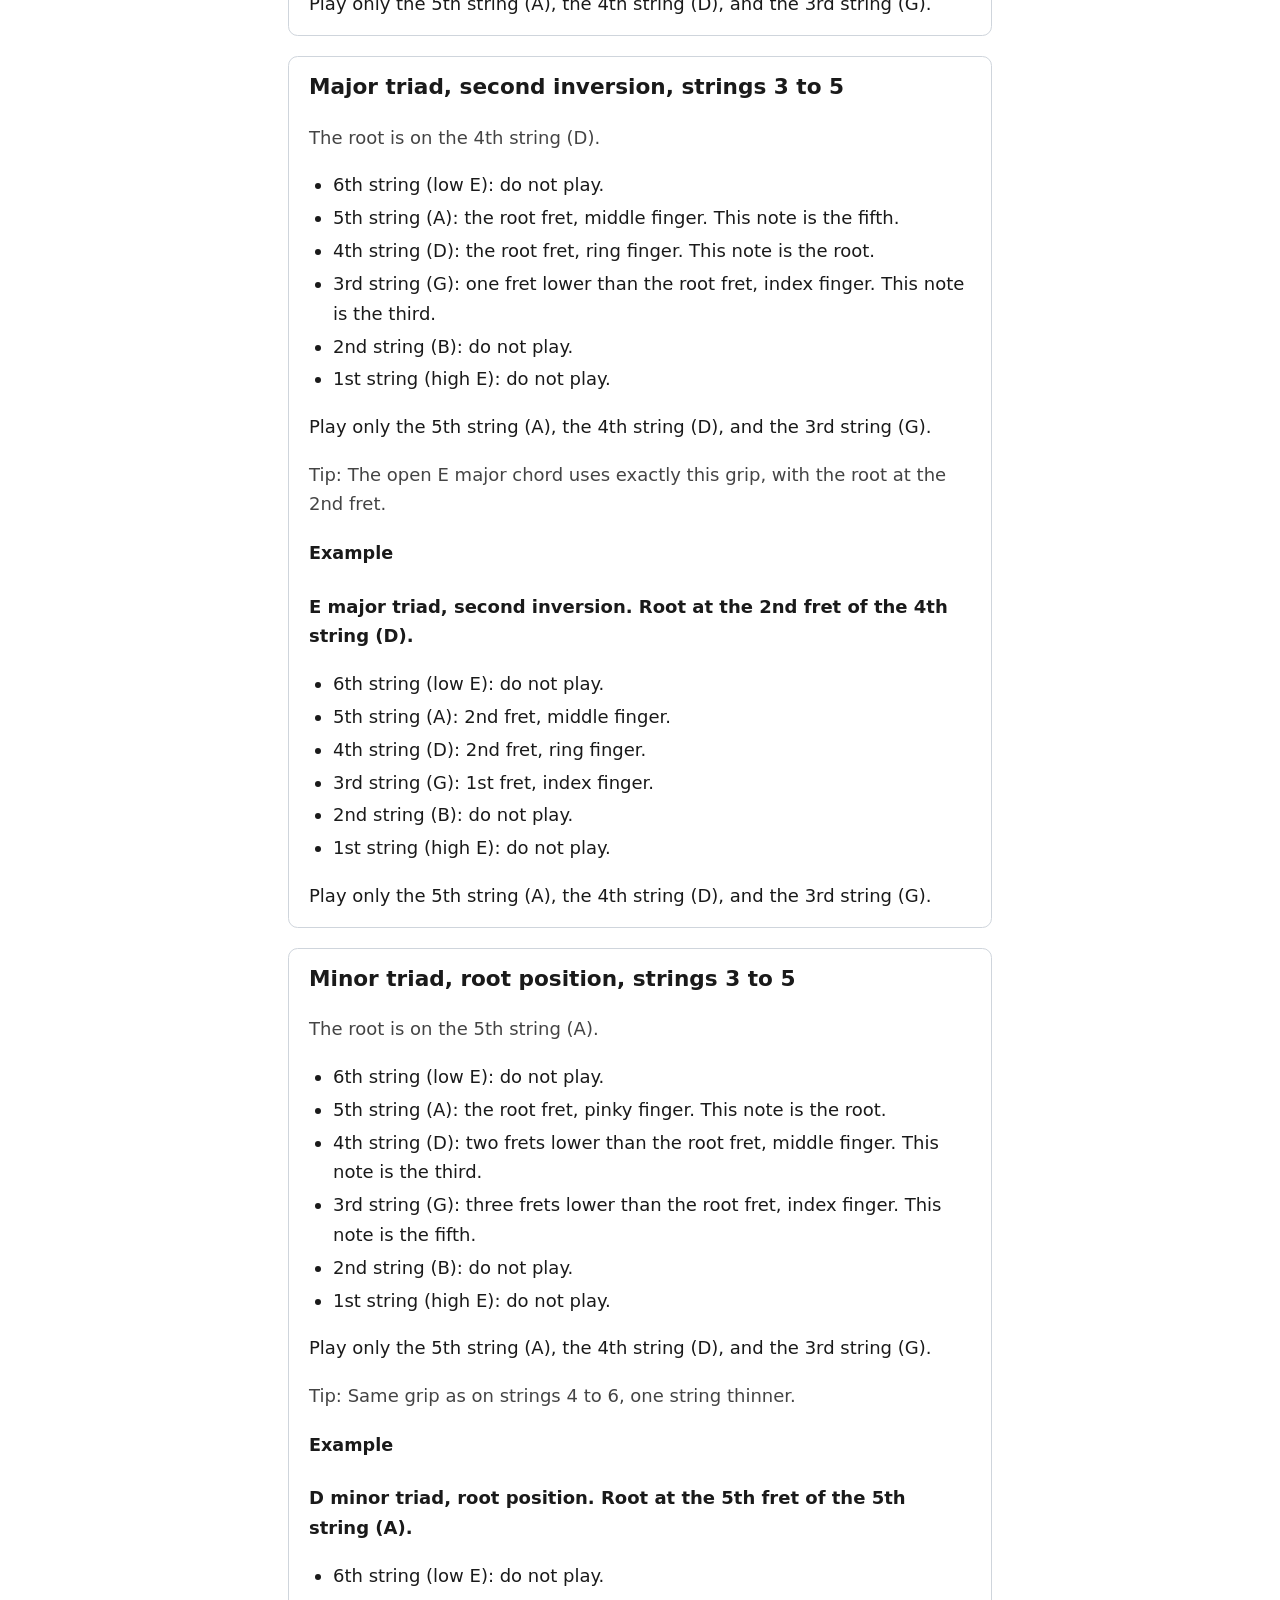
<file: triads.html>
<!DOCTYPE html>
<html lang="en">
<head>
<meta charset="utf-8">
<meta name="viewport" content="width=device-width, initial-scale=1">
<title>Triads — Accessible Guitar Reference</title>
<link rel="stylesheet" href="css/site.css">
</head>
<body data-category="triads">
<a class="skip-link" href="#main">Skip to main content</a>
<header>
  <p class="site-title">Accessible Guitar Reference</p>
  <nav aria-labelledby="site-menu-heading">
    <h2 id="site-menu-heading">Site menu</h2>
    <ul>
      <li><a href="index.html">Home</a></li>
      <li><a href="conventions.html">How to read this site</a></li>
      <li><a href="fretboard.html">Fretboard</a></li>
      <li><a href="open-chords.html">Open chords</a></li>
      <li><a href="power-chords.html">Power chords</a></li>
      <li><a href="barre-chords.html">Barre chords</a></li>
      <li><a href="triads.html" aria-current="page">Triads</a></li>
      <li><a href="chord-finder.html">Chord finder</a></li>
      <li><a href="tuner.html">Tuner</a></li>
      <li><a href="metronome.html">Metronome</a></li>
      <li><a href="settings.html">Settings</a></li>
      <li><a href="neuraldsp.html">Neural DSP Plugins Accessibility</a></li>
    </ul>
  </nav>
</header>
<main id="main">
  <h1>Triads</h1>
  <p>A triad is a three-note chord made of the root, the third, and the fifth, played on three neighboring strings. The third decides whether the chord is major or minor. Major and minor triads each come in three inversions. The root is the lowest note in root position, the third is lowest in first inversion, and the fifth is lowest in second inversion.</p>
  <p>The shapes are grouped by strings, from the thinnest three to the thickest three. Strings 3 to 5 use the same grips as strings 4 to 6, one string thinner. Every shape is movable, and each one is a level 3 heading followed by one example at real frets.</p>
  <noscript><p>This page builds its chord descriptions with JavaScript. Please allow JavaScript for this site; it loads no external code.</p></noscript>
  <nav class="toc" aria-labelledby="toc-heading">
    <h2 id="toc-heading">Shapes on this page</h2>
    <ul id="toc-list"></ul>
  </nav>
  <div id="content"></div>
</main>
<footer>
  <p>Accessible Guitar Reference is a set of guitar guides and tools for blind and visually impaired players.</p>
</footer>
<!-- Classic scripts on purpose (the site works when opened straight from disk).
     Order matters: data, then settings, then renderer, then page glue. -->
<script src="data/notes.js"></script>
<script src="data/triads.js"></script>
<script src="js/settings.js"></script>
<script src="js/renderer.js"></script>
<script src="js/page.js"></script>
</body>
</html>
</file>
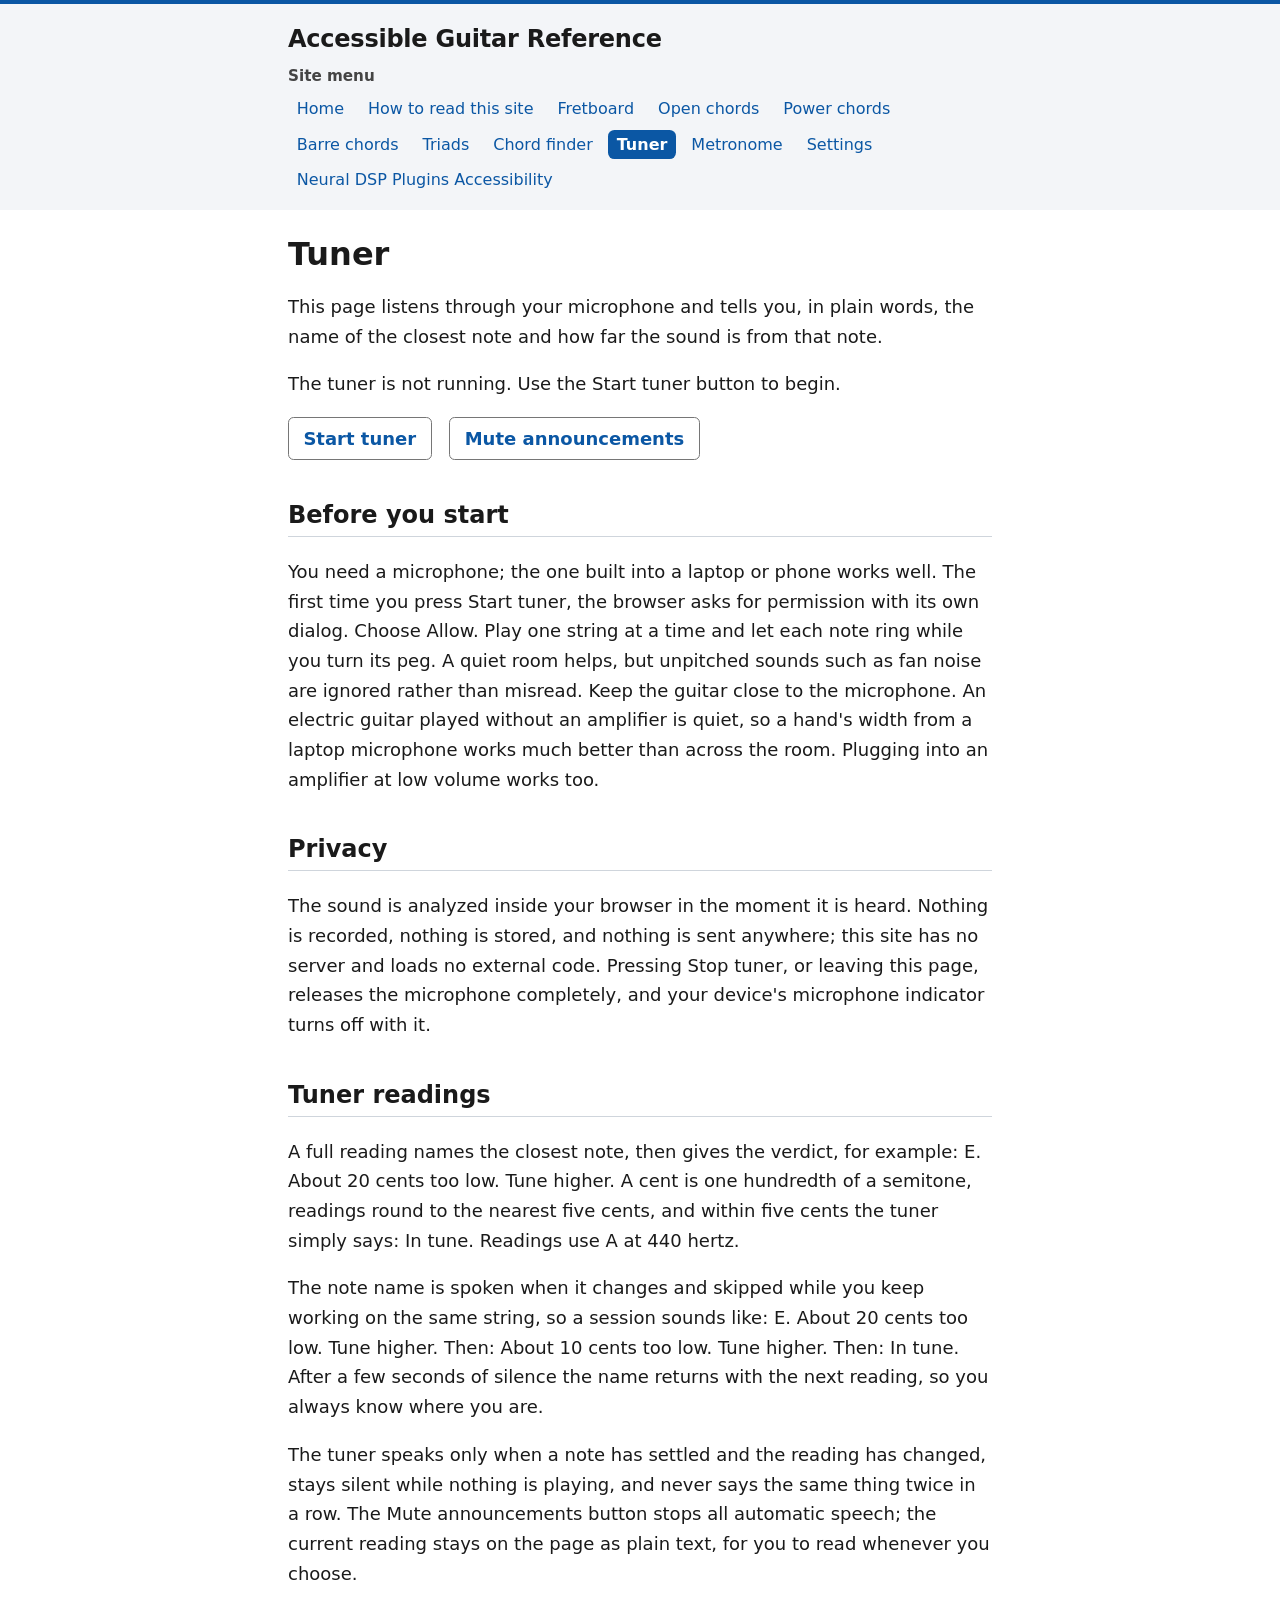
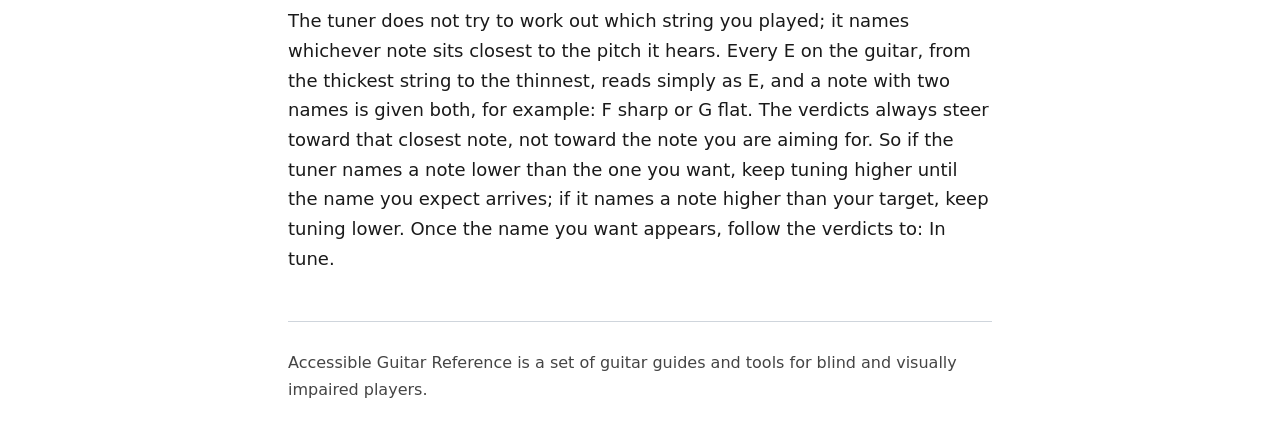
<file: tuner.html>
<!DOCTYPE html>
<html lang="en">
<head>
<meta charset="utf-8">
<meta name="viewport" content="width=device-width, initial-scale=1">
<title>Tuner — Accessible Guitar Reference</title>
<link rel="stylesheet" href="css/site.css">
</head>
<body data-category="tuner">
<a class="skip-link" href="#main">Skip to main content</a>
<header>
  <p class="site-title">Accessible Guitar Reference</p>
  <nav aria-labelledby="site-menu-heading">
    <h2 id="site-menu-heading">Site menu</h2>
    <ul>
      <li><a href="index.html">Home</a></li>
      <li><a href="conventions.html">How to read this site</a></li>
      <li><a href="fretboard.html">Fretboard</a></li>
      <li><a href="open-chords.html">Open chords</a></li>
      <li><a href="power-chords.html">Power chords</a></li>
      <li><a href="barre-chords.html">Barre chords</a></li>
      <li><a href="triads.html">Triads</a></li>
      <li><a href="chord-finder.html">Chord finder</a></li>
      <li><a href="tuner.html" aria-current="page">Tuner</a></li>
      <li><a href="metronome.html">Metronome</a></li>
      <li><a href="settings.html">Settings</a></li>
      <li><a href="neuraldsp.html">Neural DSP Plugins Accessibility</a></li>
    </ul>
  </nav>
</header>
<main id="main">
  <h1>Tuner</h1>
  <p>This page listens through your microphone and tells you, in plain words, the name of the closest note and how far the sound is from that note.</p>
  <noscript><p>The tuner needs JavaScript to hear and describe your strings. Please allow JavaScript for this site; it loads no external code.</p></noscript>
  <p id="tuner-support"></p>
  <p>
    <button type="button" id="tuner-start" disabled>Start tuner</button>
    <button type="button" id="tuner-mute" aria-pressed="false" disabled>Mute announcements</button>
  </p>
  <p id="tuner-reading"></p>
  <!-- The site's one sanctioned live region besides the settings "Saved"
       confirmation (CLAUDE.md rule 2). It only receives text that passed
       the gates in js/pitch.js: a reading stable for half a second, changed
       since the last announcement, spaced at least 1.5 seconds apart, and
       nothing at all while no note is playing. Mute stops all writes here.
       The plain paragraph before it always holds the current reading, for
       reading on demand. -->
  <p role="status" id="tuner-status"></p>

  <h2>Before you start</h2>
  <p>You need a microphone; the one built into a laptop or phone works well. The first time you press Start tuner, the browser asks for permission with its own dialog. Choose Allow. Play one string at a time and let each note ring while you turn its peg. A quiet room helps, but unpitched sounds such as fan noise are ignored rather than misread. Keep the guitar close to the microphone. An electric guitar played without an amplifier is quiet, so a hand's width from a laptop microphone works much better than across the room. Plugging into an amplifier at low volume works too.</p>

  <h2>Privacy</h2>
  <p>The sound is analyzed inside your browser in the moment it is heard. Nothing is recorded, nothing is stored, and nothing is sent anywhere; this site has no server and loads no external code. Pressing Stop tuner, or leaving this page, releases the microphone completely, and your device's microphone indicator turns off with it.</p>

  <h2>Tuner readings</h2>
  <p>A full reading names the closest note, then gives the verdict, for example: E. About 20 cents too low. Tune higher. A cent is one hundredth of a semitone, readings round to the nearest five cents, and within five cents the tuner simply says: In tune. Readings use A at 440 hertz.</p>
  <p>The note name is spoken when it changes and skipped while you keep working on the same string, so a session sounds like: E. About 20 cents too low. Tune higher. Then: About 10 cents too low. Tune higher. Then: In tune. After a few seconds of silence the name returns with the next reading, so you always know where you are.</p>
  <p>The tuner speaks only when a note has settled and the reading has changed, stays silent while nothing is playing, and never says the same thing twice in a row. The Mute announcements button stops all automatic speech; the current reading stays on the page as plain text, for you to read whenever you choose.</p>
  <p>The tuner does not try to work out which string you played; it names whichever note sits closest to the pitch it hears. Every E on the guitar, from the thickest string to the thinnest, reads simply as E, and a note with two names is given both, for example: F sharp or G flat. The verdicts always steer toward that closest note, not toward the note you are aiming for. So if the tuner names a note lower than the one you want, keep tuning higher until the name you expect arrives; if it names a note higher than your target, keep tuning lower. Once the name you want appears, follow the verdicts to: In tune.</p>
</main>
<footer>
  <p>Accessible Guitar Reference is a set of guitar guides and tools for blind and visually impaired players.</p>
</footer>
<!-- Classic scripts on purpose (the site works when opened straight from disk).
     Order matters: data, then settings, then pitch and renderer, then the
     tuner engine, then page glue. -->
<script src="data/notes.js"></script>
<script src="js/settings.js"></script>
<script src="js/pitch.js"></script>
<script src="js/renderer.js"></script>
<script src="js/tuner.js"></script>
<script src="js/page.js"></script>
</body>
</html>
</file>
<file: css/site.css>
/* site.css — readable defaults for sighted helpers and low-vision players,
   strong focus indicators for keyboard users, and both color schemes.
   No information on this site is conveyed by styling alone: every state a
   style shows (current page, pressed button) is also in the markup as
   aria-current or aria-pressed, and the .entry panels that page.js draws
   around each chord are role-less divs that screen readers never see. */

:root {
  color-scheme: light dark;
  --bg: #ffffff;
  --surface: #f3f5f8;
  --text: #1a1a1a;
  --muted: #444444;
  --accent: #0b57a4;
  /* Decorative lines only: rules under headings, panel outlines. */
  --border: #cfd5dc;
  /* Edges that identify a control or a card. Kept at 3 to 1 or better
     against both --bg and --surface (WCAG non-text contrast). */
  --control-border: #767676;
}

@media (prefers-color-scheme: dark) {
  :root {
    --bg: #14161a;
    --surface: #1c1f25;
    --text: #eceff2;
    --muted: #b8bec5;
    --accent: #7db6e8;
    --border: #3d434b;
    --control-border: #8a9099;
  }
}

* {
  box-sizing: border-box;
}

html {
  border-top: 4px solid var(--accent);
}

body {
  margin: 0 auto;
  padding: 1rem;
  max-width: 46rem;
  font-family: system-ui, "Segoe UI", Arial, sans-serif;
  font-size: 1.125rem;
  line-height: 1.65;
  background: var(--bg);
  color: var(--text);
  /* Long words such as Accessibility wrap instead of pushing the page
     sideways when text is enlarged on a narrow screen. */
  overflow-wrap: break-word;
}

/* Skip link: visually hidden until focused. */
.skip-link {
  position: absolute;
  left: -999px;
  top: 0;
}

.skip-link:focus {
  left: 1rem;
  top: 1rem;
  padding: 0.5rem 1rem;
  background: var(--accent);
  color: var(--bg);
  z-index: 10;
}

:focus-visible {
  outline: 3px solid var(--accent);
  outline-offset: 2px;
}

/* Header band. The box-shadow and clip-path stretch the tinted background
   to the full window width without any extra markup. */
header {
  background: var(--surface);
  box-shadow: 0 0 0 100vmax var(--surface);
  clip-path: inset(0 -100vmax);
  margin: -1rem 0 1.5rem 0;
  padding: 1.25rem 0 1rem 0;
}

.site-title {
  font-weight: 700;
  font-size: 1.5rem;
  line-height: 1.3;
  letter-spacing: -0.01em;
  margin: 0 0 0.75rem 0;
}

/* The site menu heading exists for heading navigation and stays visible;
   it reads as a small label above the menu. */
header nav h2 {
  font-size: 0.95rem;
  font-weight: 600;
  color: var(--muted);
  margin: 0 0 0.4rem 0;
  padding: 0;
  border: none;
}

nav ul {
  list-style: none;
  margin: 0;
  padding: 0;
  display: flex;
  flex-wrap: wrap;
  gap: 0.25rem 1.25rem;
}

nav a {
  color: var(--accent);
}

/* Site menu items: rounded highlights, compact enough that the menu wraps
   onto as few rows on a phone as plain links did. */
header nav ul {
  gap: 0.3rem 0.4rem;
}

header nav li {
  margin: 0;
}

header nav a {
  display: inline-block;
  padding: 0.15rem 0.55rem;
  border-radius: 0.4rem;
  font-size: 1rem;
  line-height: 1.5;
  text-decoration: none;
}

header nav a:hover {
  text-decoration: underline;
  background: var(--bg);
}

header nav a[aria-current="page"] {
  background: var(--accent);
  color: var(--bg);
  font-weight: 700;
}

header nav a[aria-current="page"]:hover {
  text-decoration: none;
}

main a {
  color: var(--accent);
}

h1 {
  font-size: 2rem;
  line-height: 1.25;
  margin: 0.5rem 0 1rem 0;
}

h2 {
  font-size: 1.5rem;
  line-height: 1.3;
  margin-top: 2.5rem;
  border-bottom: 1px solid var(--border);
  padding-bottom: 0.3rem;
}

h3 {
  font-size: 1.35rem;
  line-height: 1.3;
  margin-top: 2rem;
}

h4 {
  font-size: 1.1rem;
  margin-top: 1.25rem;
}

ul {
  padding-left: 1.5rem;
}

li {
  margin: 0.2rem 0;
}

/* Link cards: a list where each item is a link on one line and a sentence
   describing it on the next. The list keeps role="list" in the markup so
   Safari still announces it as a list once the bullets are gone. */
.link-cards {
  list-style: none;
  margin: 1.25rem 0;
  padding: 0;
  display: grid;
  grid-template-columns: repeat(auto-fill, minmax(min(100%, 17rem), 1fr));
  gap: 1rem;
}

.link-cards li {
  position: relative;
  margin: 0;
  padding: 0.9rem 1.1rem 1rem 1.1rem;
  border: 1px solid var(--control-border);
  border-radius: 0.6rem;
  background: var(--bg);
}

.link-cards p {
  margin: 0;
  color: var(--muted);
}

.link-cards .link-card-name {
  margin: 0 0 0.35rem 0;
  font-size: 1.15rem;
  font-weight: 700;
  line-height: 1.35;
  color: var(--text);
}

.link-card-name a {
  text-decoration: none;
}

.link-card-name a:hover {
  text-decoration: underline;
}

/* A card whose link shows its own full address, under a plain text name (the
   add-on page's download, maintainer decision 2026-11-20). The address has no
   spaces, and "anywhere" lets it break so the card can still shrink to a
   narrow screen; break-word alone would not shrink the grid column. */
.link-cards .link-card-url {
  margin: 0 0 0.35rem 0;
  overflow-wrap: anywhere;
}

/* Only the link name is the click target. Stretching the link over the
   whole card would block selecting the description text and make mouse
   and touch exploration read the link name over the description.

   Keyboard focus outlines the whole card where :has() is supported;
   elsewhere the link keeps its own outline. */
@supports selector(:has(a)) {
  .link-cards li:has(a:focus-visible) {
    outline: 3px solid var(--accent);
    outline-offset: 2px;
  }

  .link-card-name a:focus-visible,
  .link-card-url a:focus-visible {
    outline: none;
  }
}

/* One panel per chord, shape, voicing, or fretboard string. */
.entry {
  border: 1px solid var(--border);
  border-radius: 0.6rem;
  padding: 0 1.25rem 1rem 1.25rem;
  margin: 1.25rem 0;
  background: var(--bg);
}

.entry > :first-child {
  margin-top: 1rem;
}

.entry > :last-child {
  margin-bottom: 0;
}

.toc {
  border: 1px solid var(--border);
  border-radius: 0.6rem;
  padding: 0.75rem 1rem;
  margin: 1.5rem 0;
  background: var(--surface);
}

.toc h2 {
  font-size: 1.1rem;
  margin: 0 0 0.5rem 0;
  border: none;
}

.example-lead {
  font-weight: bold;
  margin-bottom: 0.25rem;
}

.shape-intro,
.tip {
  color: var(--muted);
}

/* Form controls shrink to the screen instead of pushing it sideways when
   text is enlarged on a narrow screen. A fieldset otherwise refuses to be
   narrower than its widest control. */
select,
button,
input[type="number"] {
  max-width: 100%;
}

fieldset {
  min-width: 0;
  border: 1px solid var(--border);
  border-radius: 0.6rem;
  margin: 1.5rem 0;
  padding: 0.75rem 1rem;
}

legend {
  font-weight: bold;
  padding: 0 0.5rem;
}

fieldset p {
  margin: 0.5rem 0;
}

input[type="radio"] {
  width: 1.15rem;
  height: 1.15rem;
  margin-right: 0.5rem;
}

select {
  font: inherit;
  padding: 0.3rem 0.5rem;
  border: 1px solid var(--control-border);
  border-radius: 0.35rem;
  background: var(--bg);
  color: var(--text);
}

/* Disabled controls drop their control edge and take the tinted fill, so
   they look inactive. Disabled controls are exempt from contrast rules. */
select:disabled,
input[type="number"]:disabled,
button:disabled {
  border-color: var(--border);
  background: var(--surface);
  color: var(--muted);
}

button {
  font: inherit;
  font-weight: bold;
  padding: 0.35rem 0.9rem;
  border: 1px solid var(--control-border);
  border-radius: 0.35rem;
  background: var(--bg);
  color: var(--accent);
  margin-right: 0.75rem;
}

/* The pressed state lives in aria-pressed; the fill only mirrors it. */
button[aria-pressed="true"] {
  background: var(--accent);
  border-color: var(--accent);
  color: var(--bg);
}

#finder-form label {
  font-weight: bold;
  margin-right: 0.5rem;
}

footer {
  margin-top: 3rem;
  border-top: 1px solid var(--border);
  padding-top: 0.75rem;
  color: var(--muted);
  font-size: 1rem;
}

input[type="number"] {
  font: inherit;
  padding: 0.3rem 0.5rem;
  border: 1px solid var(--control-border);
  border-radius: 0.35rem;
  background: var(--bg);
  color: var(--text);
  width: 6.5rem;
}

input[type="range"] {
  width: min(100%, 20rem);
  vertical-align: middle;
}

input[type="checkbox"] {
  width: 1.15rem;
  height: 1.15rem;
  margin-right: 0.5rem;
}

#metronome-form label {
  font-weight: bold;
  margin-right: 0.5rem;
}

/* The metronome beat counter is visual only (aria-hidden on the page). */
.beat-indicator {
  font-size: 1.5rem;
  font-weight: bold;
  min-height: 2.5rem;
  margin: 0.5rem 0;
}

.beat-indicator.accent {
  color: var(--accent);
}

/* Windows high contrast and other forced color modes replace every color
   above with the user's own. Keep the current page and the pressed button
   visibly filled, and give the header band an edge since its tint is gone. */
@media (forced-colors: active) {
  header nav a[aria-current="page"],
  button[aria-pressed="true"] {
    forced-color-adjust: none;
    background: Highlight;
    border-color: Highlight;
    color: HighlightText;
  }

  /* forced-color-adjust also exempts the focus outline, so give it a
     system color instead of the author accent. */
  header nav a[aria-current="page"]:focus-visible,
  button[aria-pressed="true"]:focus-visible {
    outline-color: CanvasText;
  }

  /* A focused card's outline must differ from its CanvasText border. */
  .link-cards li:has(a:focus-visible) {
    outline-color: Highlight;
  }

  header {
    border-bottom: 1px solid CanvasText;
  }
}
</file>
